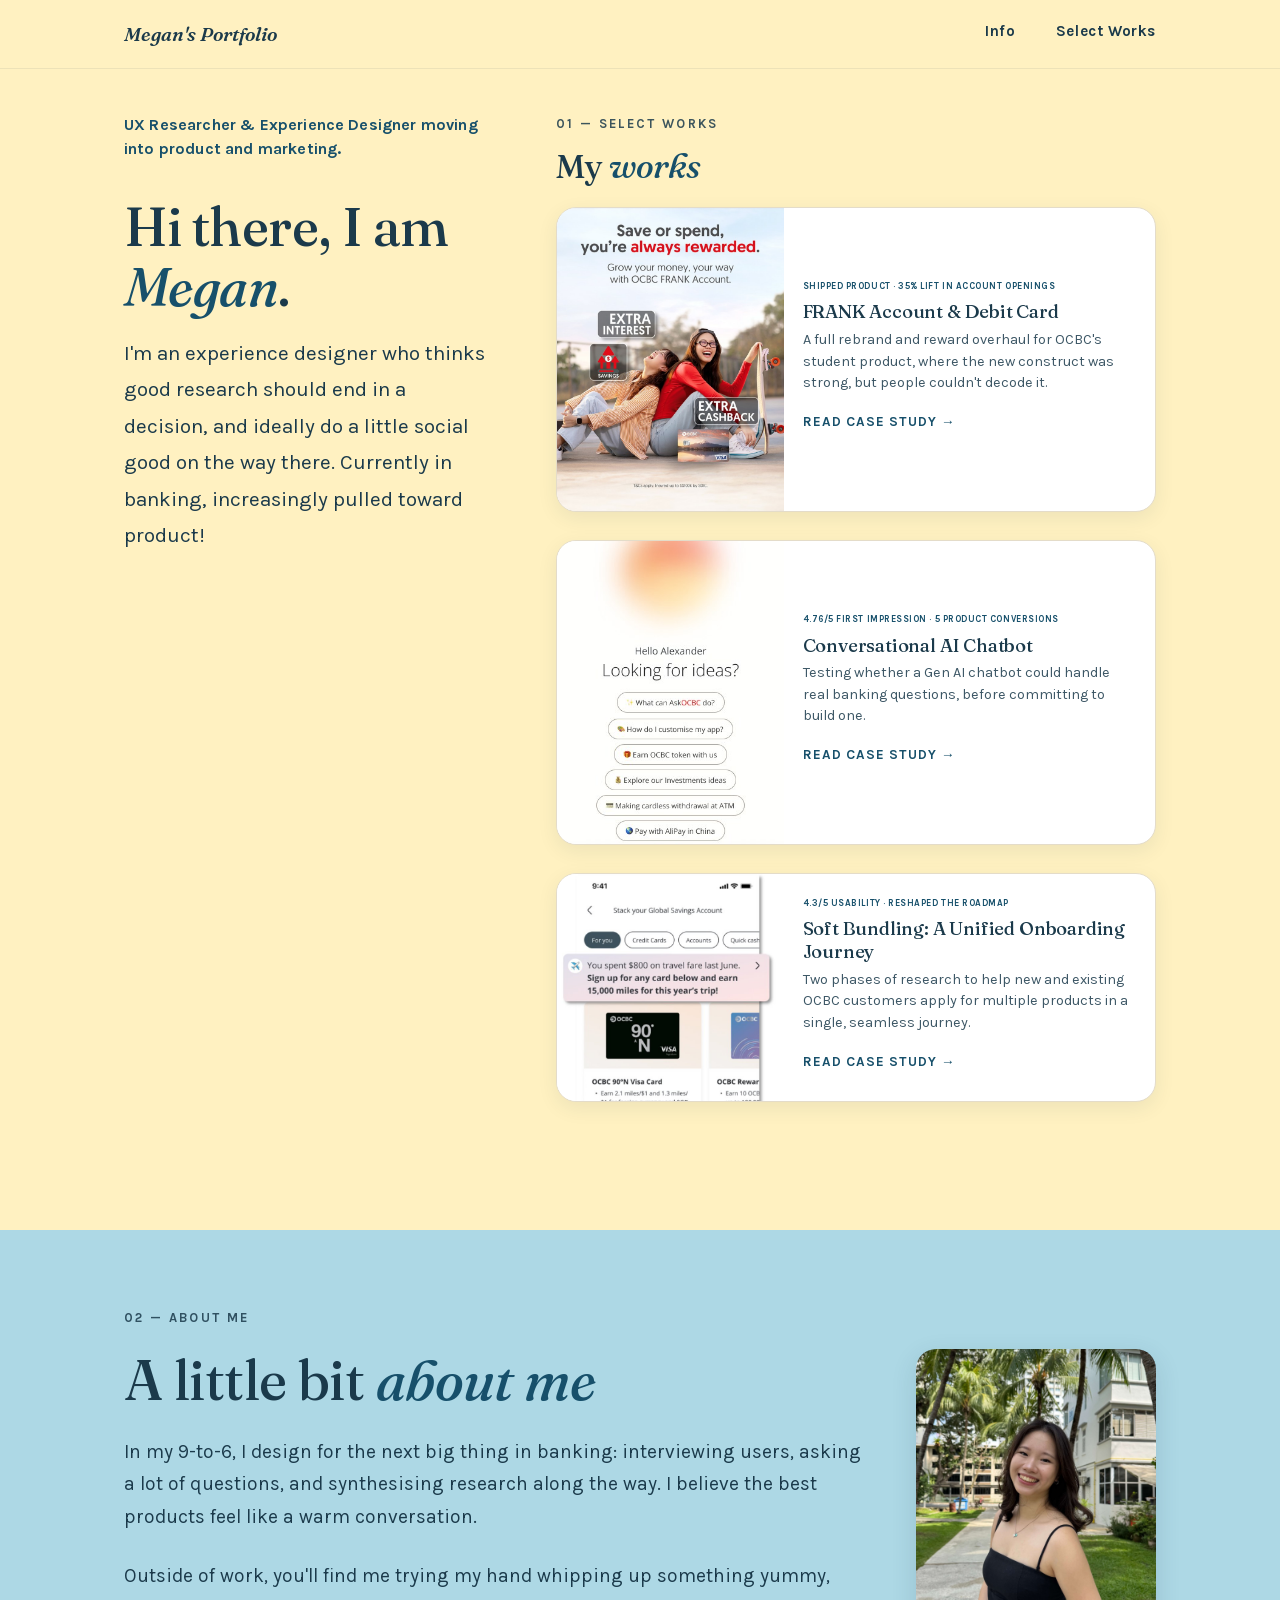
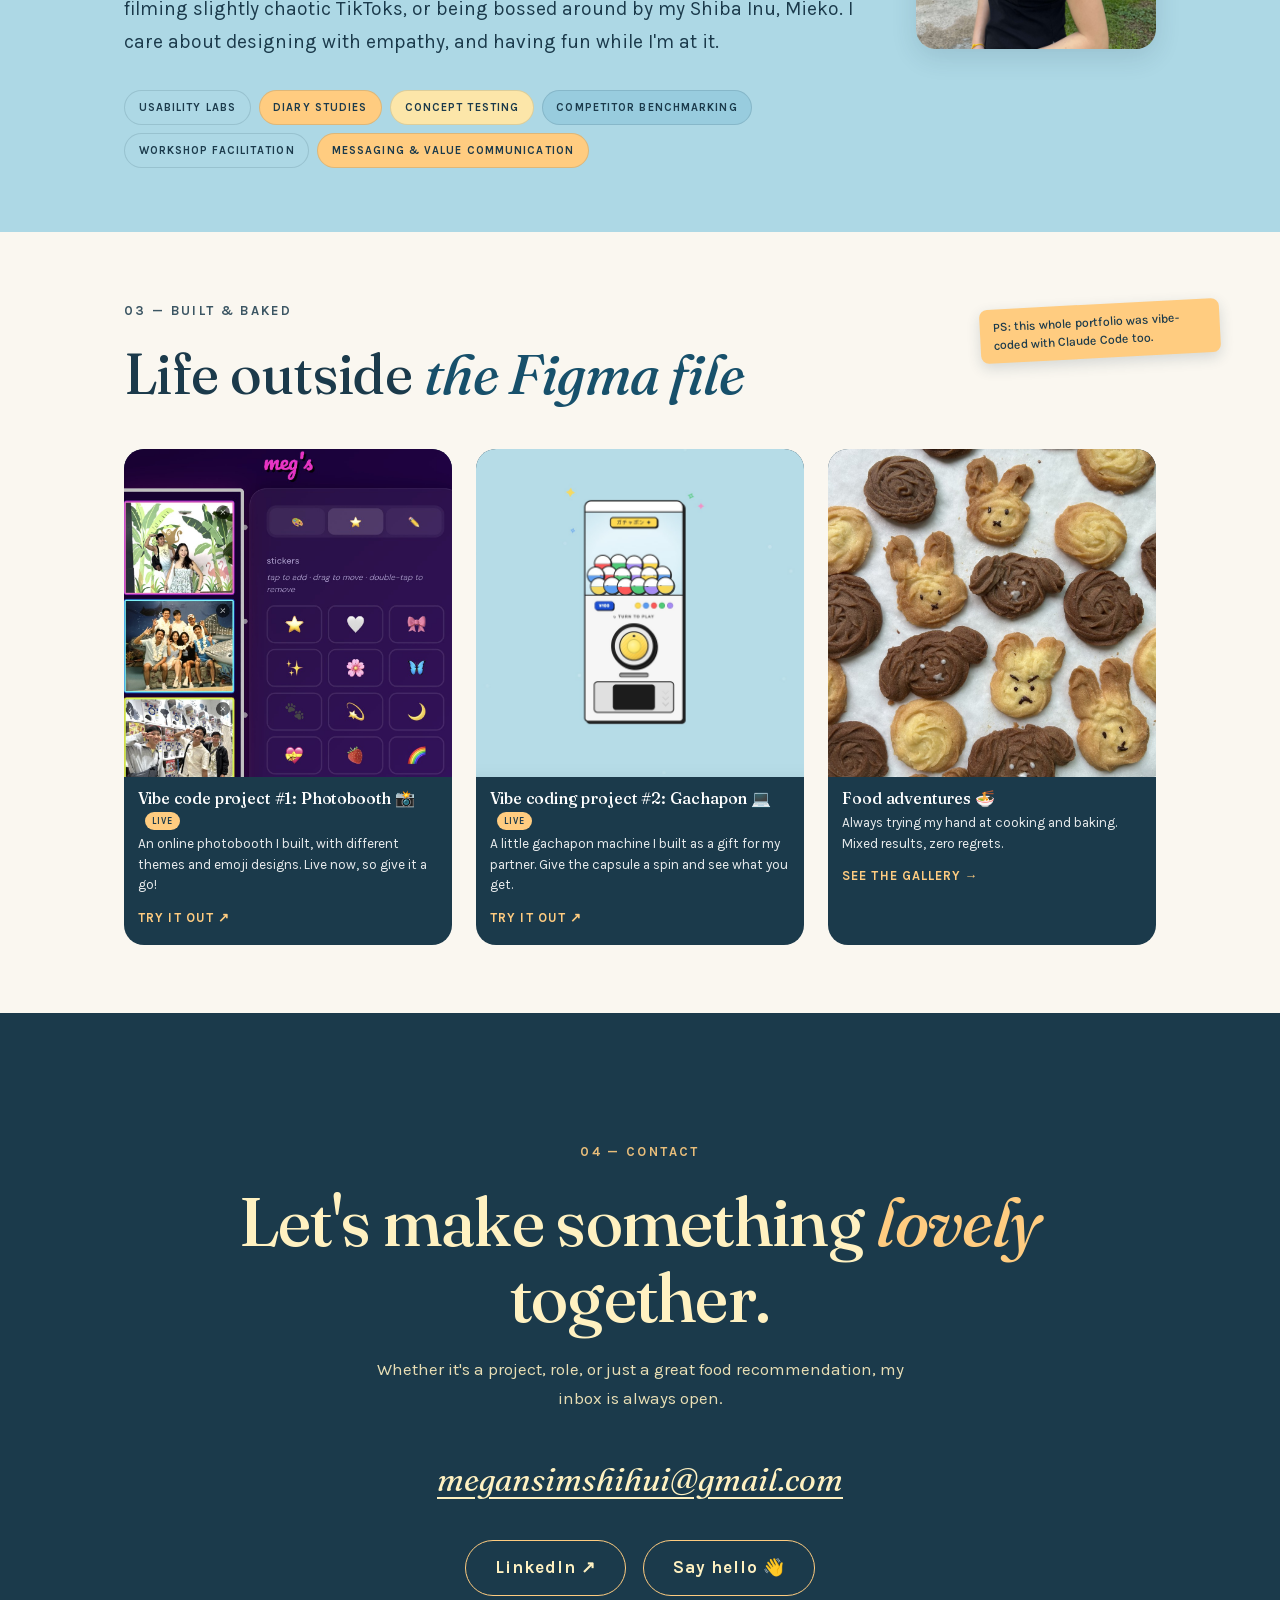
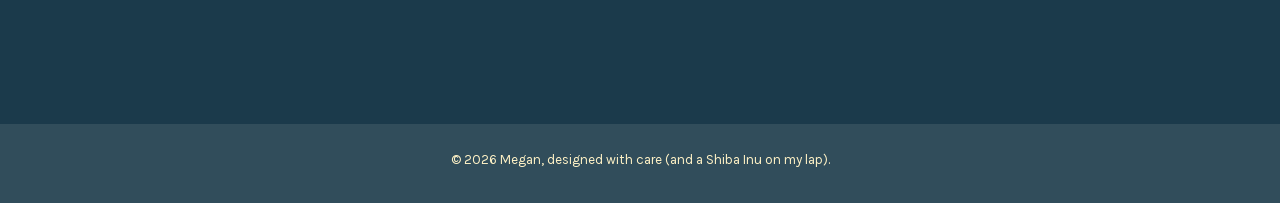
<file: index.html>
<!DOCTYPE html>
<html lang="en">
<head>
  <meta charset="UTF-8">
  <meta name="viewport" content="width=device-width, initial-scale=1.0">
  <title>Megan Sim | UX Researcher &amp; Experience Designer</title>
  <meta name="robots" content="noindex">  <!-- keeps the site out of Google while it's private -->
  <meta name="description" content="UX research and experience design, currently in banking and moving into product and marketing. Case studies in usability labs, diary studies and concept testing.">

  <!-- How the site looks when someone pastes a link into LinkedIn, Slack,
       WhatsApp or similar. ✏️ The preview picture is images/og-preview.png -->
  <meta property="og:type" content="website">
  <meta property="og:site_name" content="Megan Sim">
  <meta property="og:title" content="Megan Sim | UX Researcher &amp; Experience Designer">
  <meta property="og:description" content="UX research and experience design, currently in banking and moving into product and marketing. Case studies in usability labs, diary studies and concept testing.">
  <meta property="og:url" content="https://okbyemegs.github.io/portfolio/">
  <meta property="og:image" content="https://okbyemegs.github.io/portfolio/images/og-preview.png">
  <meta property="og:image:width" content="1200">
  <meta property="og:image:height" content="630">
  <meta name="twitter:card" content="summary_large_image">
  <meta name="twitter:title" content="Megan Sim | UX Researcher &amp; Experience Designer">
  <meta name="twitter:description" content="UX research and experience design, currently in banking and moving into product and marketing. Case studies in usability labs, diary studies and concept testing.">
  <meta name="twitter:image" content="https://okbyemegs.github.io/portfolio/images/og-preview.png">

  <!-- Fonts: Fraunces (headings) + Karla (body) — free Google fonts,
       self-hosted in the fonts/ folder so they load fast and work offline -->
  <link rel="stylesheet" href="fonts/fonts.css?v=2026-10-04">

  <link rel="stylesheet" href="css/style.css?v=2026-10-04">
</head>
<body>

  <!-- ======================================================================
       NAVIGATION
       ====================================================================== -->
  <nav class="site-nav">
    <div class="container">
      <a class="nav-brand" href="index.html">Megan's Portfolio</a>
      <div class="nav-links">
        <a href="#about">Info</a>
        <a href="#works">Select Works</a>
      </div>
    </div>
  </nav>
  <main>

  <!-- ======================================================================
       1. INTRO + SELECT WORKS — two columns side by side on desktop.

       The LEFT column is "position: sticky", so it stays put while the work
       cards in the RIGHT column scroll past it. No JavaScript involved.
       Below 900px the two stack: the intro first, then the cards.
       ====================================================================== -->
  <div class="intro-works">
    <div class="container intro-works-grid">

      <!-- ================= LEFT: the intro that stays put ================= -->
      <header class="intro-col">
        <!-- ✏️ EDIT: your one-line identity / role line -->
        <p class="hero-role">UX Researcher &amp; Experience Designer moving into product and marketing.</p>
        <!-- "tickle-words" makes each word jiggle when the cursor is near
             (the effect + its intensity settings live in js/tickle.js) -->
        <h1 class="tickle-words">Hi there, I am <span class="accent">Megan</span>.</h1>
        <!-- ✏️ EDIT: your short hero intro paragraph -->
        <p class="hero-intro tickle">
          I'm an experience designer who thinks good research should end in a
          decision, and ideally do a little social good on the way there. Currently
          in banking, increasingly pulled toward product!
        </p>

        <!-- Only shown once the columns stack on a phone, where the cards are
             no longer sitting right beside this text. The arrow bounces
             gently, and holds still for anyone who asked for less motion. -->
        <a class="hero-jump" href="#works">See my works <span class="hero-jump-arrow" aria-hidden="true">&#8595;</span></a>
      </header>

      <!-- ============ RIGHT: the work cards, scrolling normally ============
           Each card links to its own case study page (project-1.html etc.) -->
      <section class="works-col" id="works">
        <span class="eyebrow">01 — Select Works</span>
        <h2 class="section-title">My <span class="accent">works</span></h2>

        <div class="works-stack">

          <!-- CARD 1 — ✏️ edit title & description; replace the image -->
          <a class="work-card" href="project-1.html">
            <!-- ✏️ REPLACE IMAGE: overwrite images/frank-card.jpg
                 "crop-top" keeps the TOP of the image visible when it gets
                 cropped to fit the card (see .crop-top in css/style.css) -->
            <img class="crop-top" src="images/frank-card.jpg" width="806" height="1000" alt="FRANK Account &amp; Debit Card cover image">
            <div class="work-card-text">
              <!-- ✏️ EDIT: the little label above the title -->
              <span class="work-card-tag">Shipped product · 35% lift in account openings</span>
              <h3>FRANK Account &amp; Debit Card</h3>
              <p>A full rebrand and reward overhaul for OCBC's student product, where the new construct was strong, but people couldn't decode it.</p>
              <span class="work-card-more">Read case study →</span>
            </div>
          </a>

          <!-- CARD 2 — ✏️ edit title & description; replace the image -->
          <a class="work-card" href="project-2.html">
            <!-- ✏️ REPLACE IMAGE: overwrite images/chatbot-card.jpg
                 No crop- class: this is a tall phone screenshot, and the
                 centre of it is the part worth showing ("Looking for ideas?"
                 and the suggestion chips) -->
            <img src="images/chatbot-card.jpg" width="375" height="812" loading="lazy" alt="Conversational AI Chatbot cover image">
            <div class="work-card-text">
              <!-- ✏️ EDIT: the little label above the title -->
              <span class="work-card-tag">4.76/5 first impression · 5 product conversions</span>
              <h3>Conversational AI Chatbot</h3>
              <p>Testing whether a Gen AI chatbot could handle real banking questions, before committing to build one.</p>
              <span class="work-card-more">Read case study →</span>
            </div>
          </a>

          <!-- CARD 3 — ✏️ edit title & description; replace the image -->
          <a class="work-card" href="project-3.html">
            <!-- ✏️ REPLACE IMAGE: overwrite images/bundling-card.jpg -->
            <!-- "panel-square" widens this cover's panel: the picture is almost
                 square, so the default portrait panel was trimming its sides -->
            <img class="panel-square" src="images/bundling-card.jpg" width="682" height="698" loading="lazy" alt="Soft Bundling cover image">
            <div class="work-card-text">
              <!-- ✏️ EDIT: the little label above the title -->
              <span class="work-card-tag">4.3/5 usability · reshaped the roadmap</span>
              <h3>Soft Bundling: A Unified Onboarding Journey</h3>
              <p>Two phases of research to help new and existing OCBC customers apply for multiple products in a single, seamless journey.</p>
              <span class="work-card-more">Read case study →</span>
            </div>
          </a>

        </div>
      </section>

    </div>
  </div>

    <!-- ====================================================================
         3. ABOUT ME
         ==================================================================== -->
    <section class="about" id="about">
      <div class="container">
        <span class="eyebrow">02 — About Me</span>
        <!-- Heading and text on one side, Mieko on the other, so her photo
             starts level with the heading. On phones this stacks and the
             photo drops below the words. -->
        <div class="about-layout">

          <div class="about-col">
            <h2 class="section-title">A little bit <span class="accent">about me</span></h2>
            <div class="about-body">
              <!-- ✏️ EDIT: your About Me paragraphs -->
              <p>
                In my 9-to-6, I design for the next big thing in banking: interviewing
                users, asking a lot of questions, and synthesising research along the
                way. I believe the best products feel like a warm conversation.
              </p>
              <p>
                Outside of work, you'll find me trying my hand whipping up something yummy, filming
                slightly chaotic TikToks, or being bossed around by my Shiba Inu, Mieko.
                I care about designing with empathy, and having fun while I'm at it.
              </p>
            </div>

          <!-- The methods I work with, as small coloured pills.
               ✏️ TO ADD OR REMOVE ONE: copy or delete a whole <li> line. The
                  colours cycle on their own, so you never pick one. -->
          <ul class="method-pills">
            <li>Usability labs</li>
            <li>Diary studies</li>
            <li>Concept testing</li>
            <li>Competitor benchmarking</li>
            <li>Workshop facilitation</li>
          <li>Messaging &amp; value communication</li>
          </ul>
          </div>

          <!-- ✏️ REPLACE IMAGE: overwrite images/portrait.jpg -->
          <figure class="about-photo">
            <img src="images/portrait.jpg" width="1200" height="1620"
                 loading="lazy" alt="Portrait of Megan, smiling in a black top among palm trees">
          </figure>

        </div>
      </div>
    </section>

    <!-- ====================================================================
         4. OTHER FUN THINGS — the personal, playful stuff
         ✏️ Add or remove cards freely — just copy/paste a whole
            <div class="fun-card"> ... </div> block
         ==================================================================== -->
    <section class="fun" id="fun">
      <div class="container">
        <!-- A playful aside, tacked on like a sticky note. It's plain text,
             not a link, and it never blocks clicks on the cards.
             ✏️ EDIT or delete this line freely. -->
        <p class="fun-credit">PS: this whole portfolio was vibe-coded with Claude Code too.</p>

        <span class="eyebrow">03 — Built &amp; Baked</span>
        <h2 class="section-title">Life outside <span class="accent">the Figma file</span></h2>

        <div class="fun-grid">

          <!-- ITEM 1 — Photobooth. This card is a LINK: it opens the live
               project in a new tab.
               ✏️ To make any other card clickable, swap its <div class="fun-card">
                  for <a class="fun-card" href="..." target="_blank" rel="noopener"> -->
          <a class="fun-card" href="https://megsphotobooth.netlify.app/" target="_blank" rel="noopener">
            <!-- ✏️ REPLACE IMAGE: overwrite images/fun-photobooth.jpg
                 "crop-top" keeps the TOP of the image visible when it gets
                 cropped to fit the card (see .crop-top in css/style.css) -->
            <img class="crop-top" src="images/fun-photobooth.jpg" width="1165" height="1081" loading="lazy" alt="Screenshot of the online photobooth">
            <div class="fun-card-text">
              <h3>Vibe code project #1: Photobooth 📸 <span class="live-pill">Live</span></h3>
              <p>An online photobooth I built, with different themes and emoji designs. Live now, so give it a go!</p>
              <span class="fun-card-link">Try it out ↗</span>
            </div>
          </a>

          <!-- ITEM 2 — Gachapon -->
          <a class="fun-card" href="https://gachaponvcproj1.netlify.app/" target="_blank" rel="noopener">
            <!-- ✏️ REPLACE IMAGE: overwrite images/fun-gachapon.jpg
                 No crop- class needed: this version is almost square, so the
                 whole machine survives the square crop with only a sliver
                 trimmed off each side. -->
            <img src="images/fun-gachapon.jpg" width="1510" height="1340" loading="lazy" alt="Screenshot of the gachapon gift website">
            <div class="fun-card-text">
              <h3>Vibe coding project #2: Gachapon 💻 <span class="live-pill">Live</span></h3>
              <p>A little gachapon machine I built as a gift for my partner. Give the capsule a spin and see what you get.</p>
              <span class="fun-card-link">Try it out ↗</span>
            </div>
          </a>

          <!-- ITEM 3 — Food adventures. Links to the gallery page food.html -->
          <a class="fun-card" href="food.html">
            <!-- ✏️ REPLACE IMAGE: overwrite images/fun-food.jpg
                 No crop- class: the cookies fill the frame, so centre is fine -->
            <img src="images/fun-food.jpg" width="1050" height="1400" loading="lazy" alt="Something I cooked or baked">
            <div class="fun-card-text">
              <h3>Food adventures 🍜</h3>
              <p>Always trying my hand at cooking and baking. Mixed results, zero
                regrets.</p>
              <span class="fun-card-link">See the gallery →</span>
            </div>
          </a>

        </div>
      </div>
    </section>

    <!-- ====================================================================
         5. CONTACT ME
         ==================================================================== -->
    <section class="contact" id="contact">
      <div class="container">
        <span class="eyebrow">04 — Contact</span>
        <h2>Let's make something <span class="accent">lovely</span> together.</h2>
        <p>
          <!-- ✏️ EDIT: your contact call-to-action -->
          Whether it's a project, role, or just a great food recommendation, my
          inbox is always open.
        </p>
        <!-- ✏️ EDIT: your email address (change it in BOTH places below) -->
        <a class="contact-email" href="mailto:megansimshihui@gmail.com">megansimshihui@gmail.com</a>
        <div class="contact-links">
          <!-- ✏️ EDIT: paste your real LinkedIn URL below -->
          <a href="https://www.linkedin.com/in/megan-sim-shi-hui" target="_blank" rel="noopener">LinkedIn ↗</a>
          <a href="mailto:megansimshihui@gmail.com">Say hello 👋</a>
        </div>
      </div>
    </section>

  </main>

  <footer class="site-footer">
    <!-- ✏️ EDIT: footer text -->
    <p>© 2026 Megan, designed with care (and a Shiba Inu on my lap).</p>
  </footer>

  <script src="js/tickle.js?v=2026-10-04"></script>
  <script src="js/sparkle.js?v=2026-10-04"></script>
</body>
</html>
</file>
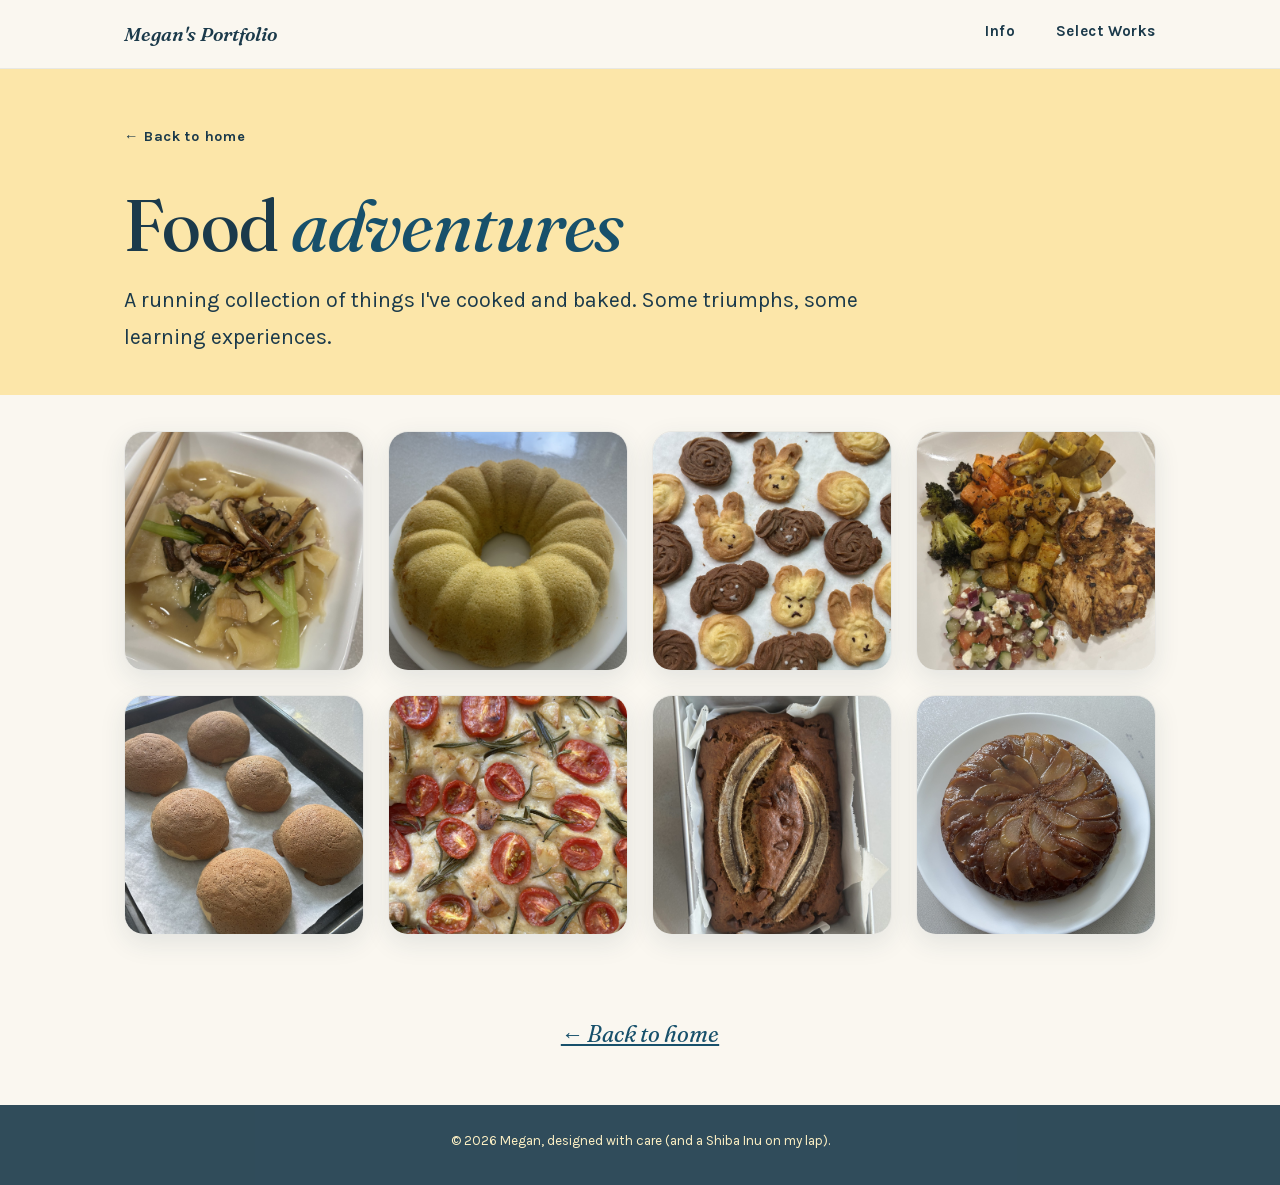
<file: food.html>
<!DOCTYPE html>
<html lang="en">
<head>
  <meta charset="UTF-8">
  <meta name="viewport" content="width=device-width, initial-scale=1.0">
  <title>Food adventures | Megan Sim</title>
  <meta name="robots" content="noindex">
  <meta name="description" content="A running collection of things I've cooked and baked. Some triumphs, some learning experiences.">

  <!-- How the site looks when someone pastes a link into LinkedIn, Slack,
       WhatsApp or similar. ✏️ The preview picture is images/og-preview.png -->
  <meta property="og:type" content="website">
  <meta property="og:site_name" content="Megan Sim">
  <meta property="og:title" content="Food adventures | Megan Sim">
  <meta property="og:description" content="A running collection of things I've cooked and baked. Some triumphs, some learning experiences.">
  <meta property="og:url" content="https://okbyemegs.github.io/portfolio/food.html">
  <meta property="og:image" content="https://okbyemegs.github.io/portfolio/images/og-preview.png">
  <meta property="og:image:width" content="1200">
  <meta property="og:image:height" content="630">
  <meta name="twitter:card" content="summary_large_image">
  <meta name="twitter:title" content="Food adventures | Megan Sim">
  <meta name="twitter:description" content="A running collection of things I've cooked and baked. Some triumphs, some learning experiences.">
  <meta name="twitter:image" content="https://okbyemegs.github.io/portfolio/images/og-preview.png">

  <!-- Fonts: Fraunces (headings) + Karla (body) — free Google fonts,
       self-hosted in the fonts/ folder so they load fast and work offline -->
  <link rel="stylesheet" href="fonts/fonts.css?v=2026-10-04">

  <link rel="stylesheet" href="css/style.css?v=2026-10-04">
</head>
<body>

  <!-- NAVIGATION -->
  <nav class="site-nav site-nav--cream">
    <div class="container">
      <a class="nav-brand" href="index.html">Megan's Portfolio</a>
      <div class="nav-links">
        <a href="index.html#about">Info</a>
        <a href="index.html#works">Select Works</a>
      </div>
    </div>
  </nav>

  <!-- ======================================================================
       PAGE HEADER — deliberately simple: no metadata row, no case study
       sections. This is a personal page, not a project.
       ====================================================================== -->
  <header class="cs-header cs-header--warm">
    <div class="container">
      <a class="back-link" href="index.html">← Back to home</a>

      <!-- ✏️ EDIT: heading and intro line -->
      <h1>Food <span class="accent">adventures</span></h1>
      <p class="cs-tagline">
        A running collection of things I've cooked and baked. Some triumphs, some
        learning experiences.
      </p>
    </div>
  </header>

  <!-- ======================================================================
       THE PHOTO GRID
       ======================================================================
       ✏️ TO ADD A PHOTO: drop the image file into the images/ folder, then
       copy this block and change the filename and the alt text:

         <figure>
           <img src="images/food-9.jpg" loading="lazy"
                alt="A dish I cooked">
         </figure>

       The grid re-flows on its own — 4 across on a laptop, 2 on a tablet,
       1 on a phone — so you never need to touch the layout. To remove a
       photo, delete its block. To reorder, move the blocks around.

       ⚠️ ALT TEXT: the alt="…" lines below are generic placeholders. As you
       swap in real photos, please replace them with a short description of
       what's actually in each picture (e.g. "A tray of burnt-butter
       cookies") — that's what screen readers read out.
       ====================================================================== -->
  <main class="container">
    <div class="food-grid" data-lightbox-group>

      <figure>
        <img src="images/food-1.jpg" width="1200" height="1600" loading="lazy" alt="A dish I cooked">
      </figure>

      <figure>
        <img src="images/food-2.jpg" width="1200" height="1600" loading="lazy" alt="A dish I cooked">
      </figure>

      <figure>
        <img src="images/food-3.jpg" width="1200" height="1600" loading="lazy" alt="A dish I cooked">
      </figure>

      <figure>
        <img src="images/food-4.jpg" width="1200" height="1600" loading="lazy" alt="A dish I cooked">
      </figure>

      <figure>
        <img src="images/food-5.jpg" width="1200" height="1600" loading="lazy" alt="A dish I cooked">
      </figure>

      <figure>
        <img src="images/food-6.jpg" width="1200" height="1600" loading="lazy" alt="A dish I cooked">
      </figure>

      <figure>
        <img src="images/food-7.jpg" width="1200" height="1600" loading="lazy" alt="A dish I baked">
      </figure>

      <figure>
        <img src="images/food-8.jpg" width="1427" height="1600" loading="lazy" alt="A dish I baked">
      </figure>

    </div>
  </main>

  <!-- Back home again at the end -->
  <div class="cs-footer">
    <a href="index.html">← Back to home</a>
  </div>

  <footer class="site-footer">
    <p>© 2026 Megan, designed with care (and a Shiba Inu on my lap).</p>
  </footer>

  <script src="js/lightbox.js?v=2026-10-04"></script>
  <script src="js/sparkle.js?v=2026-10-04"></script>
</body>
</html>
</file>
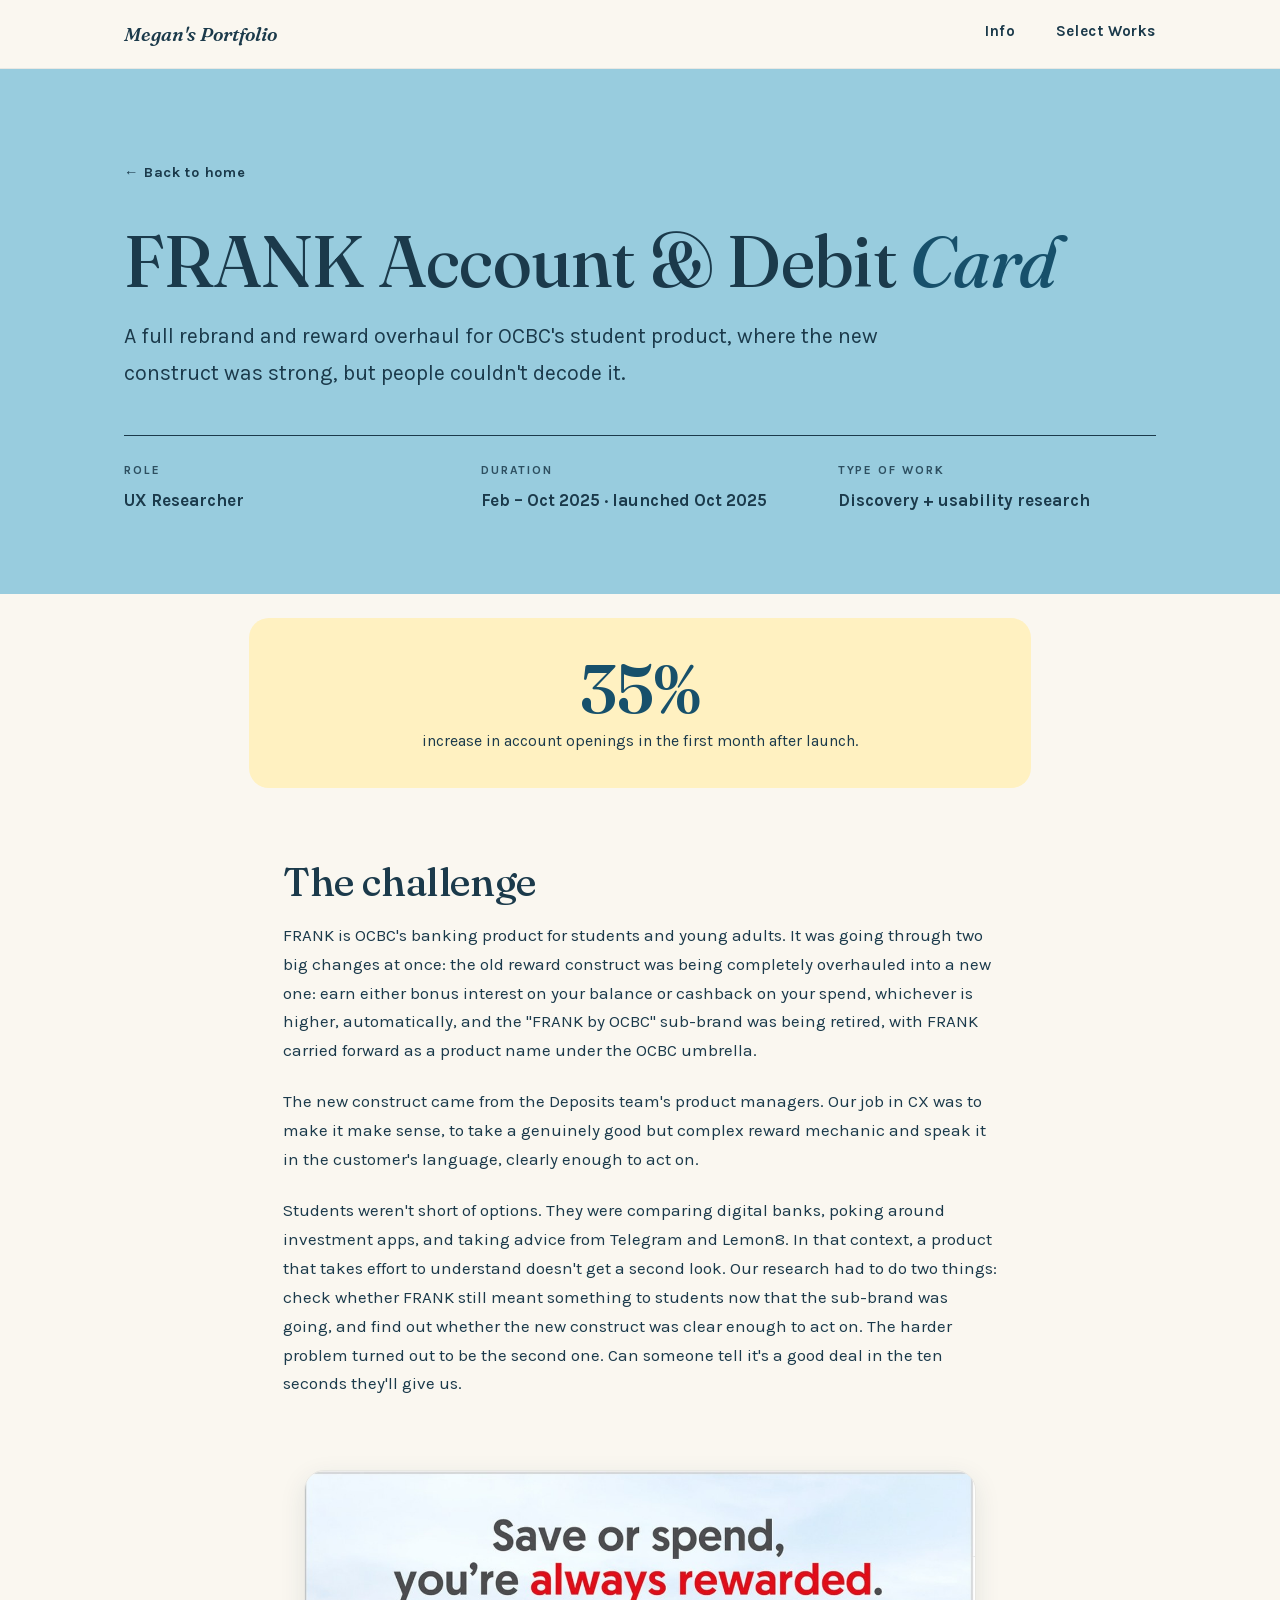
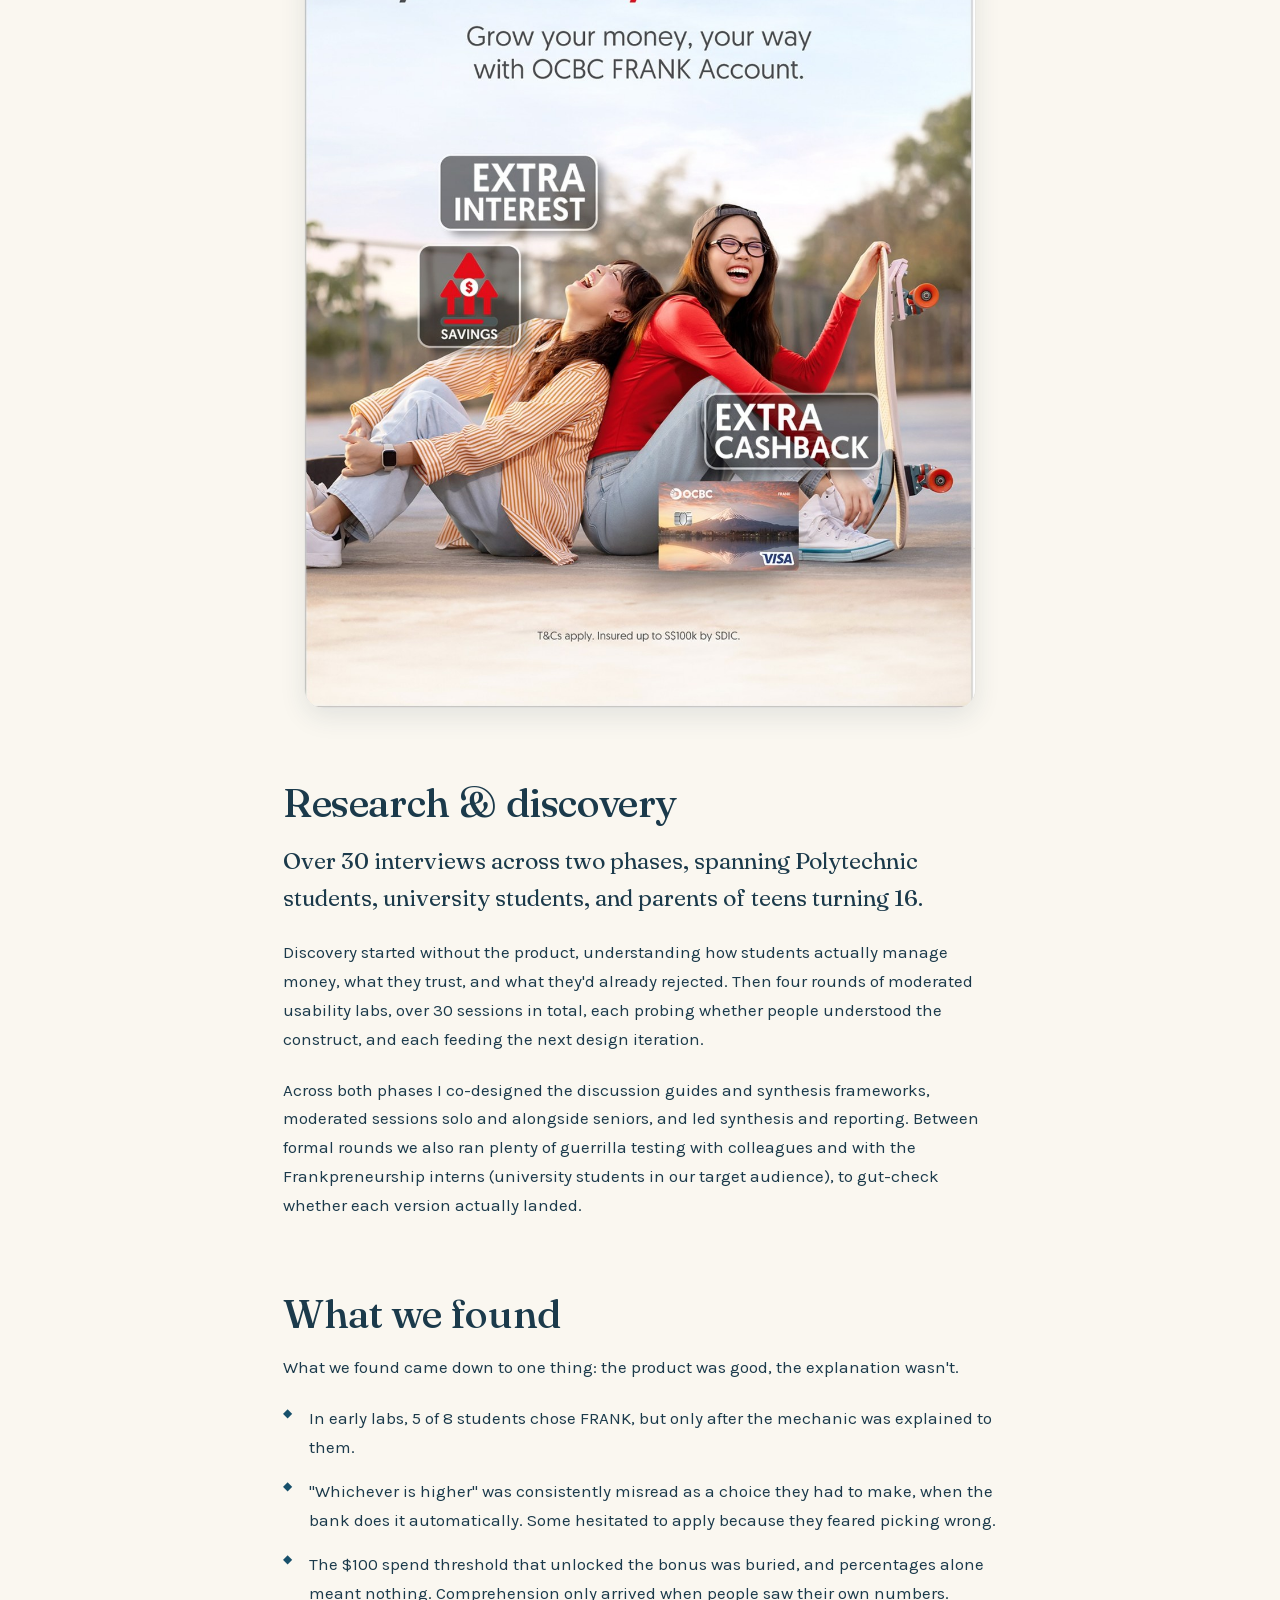
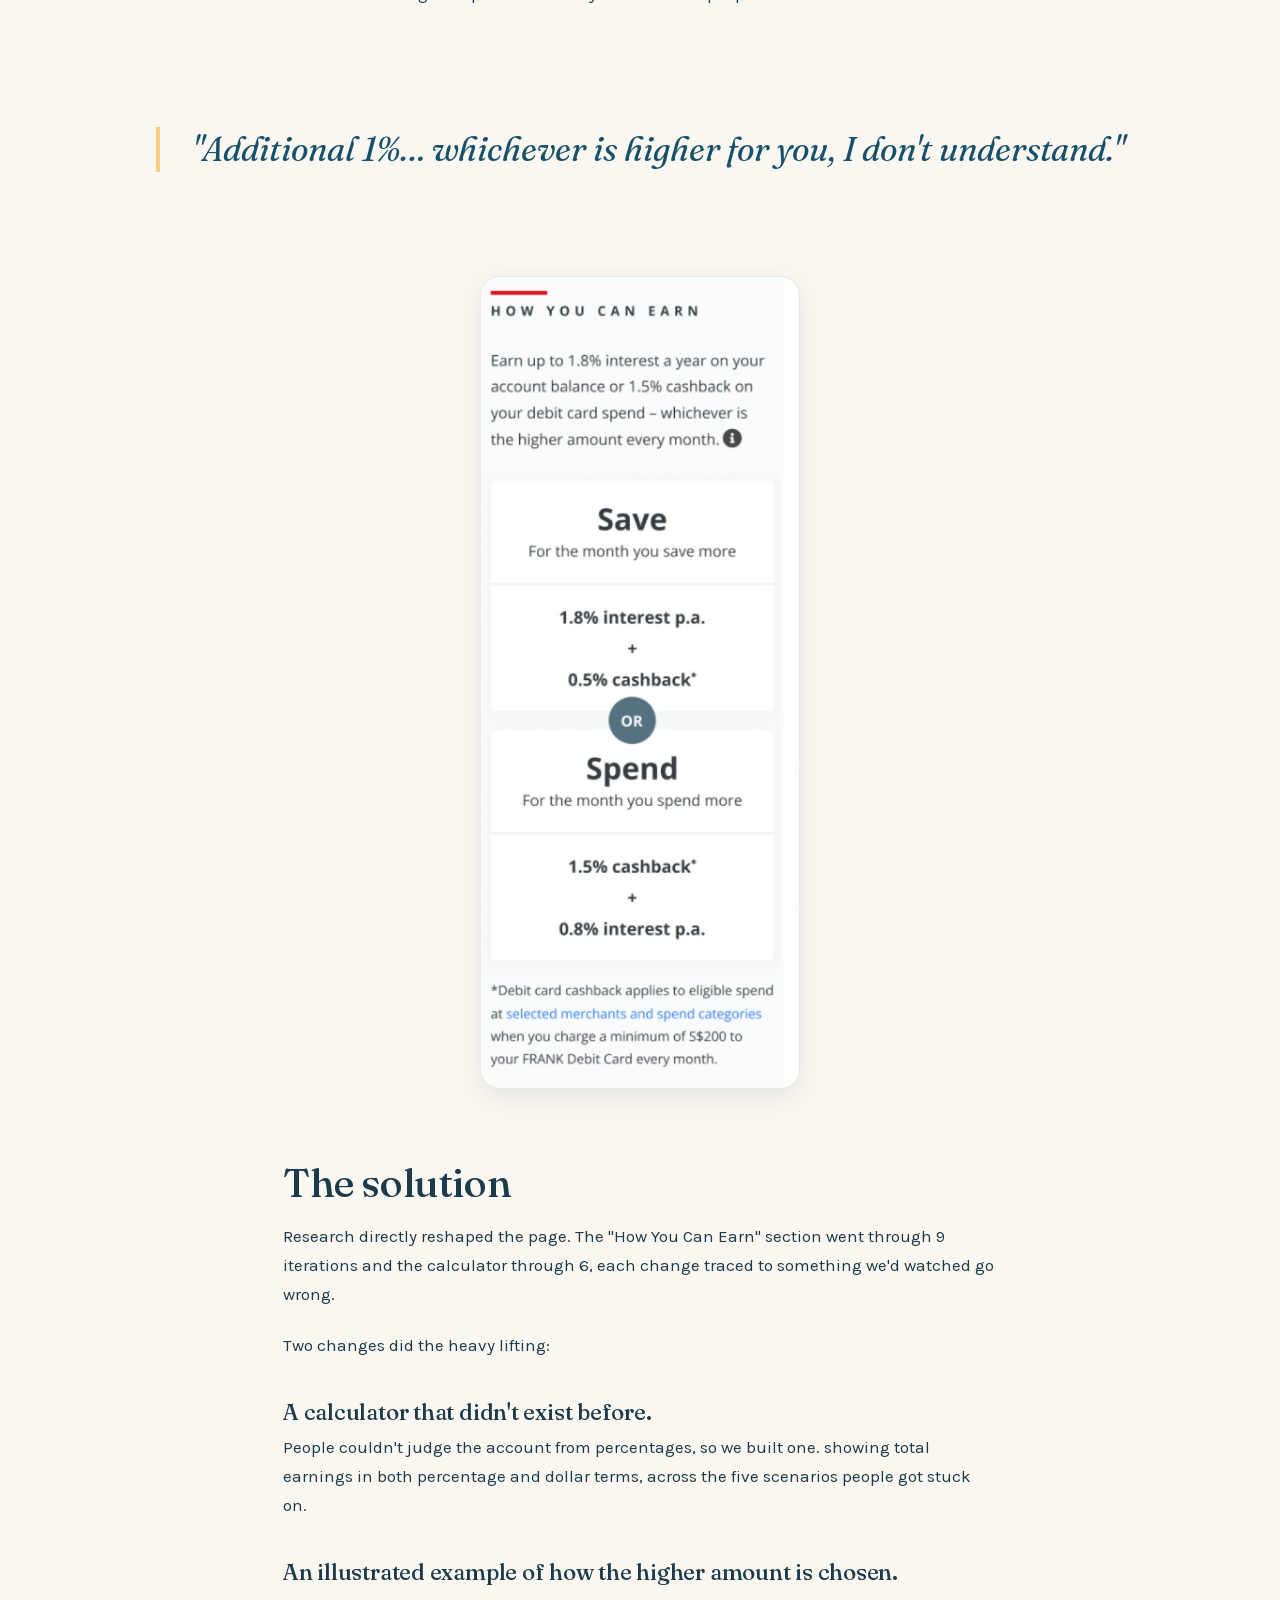
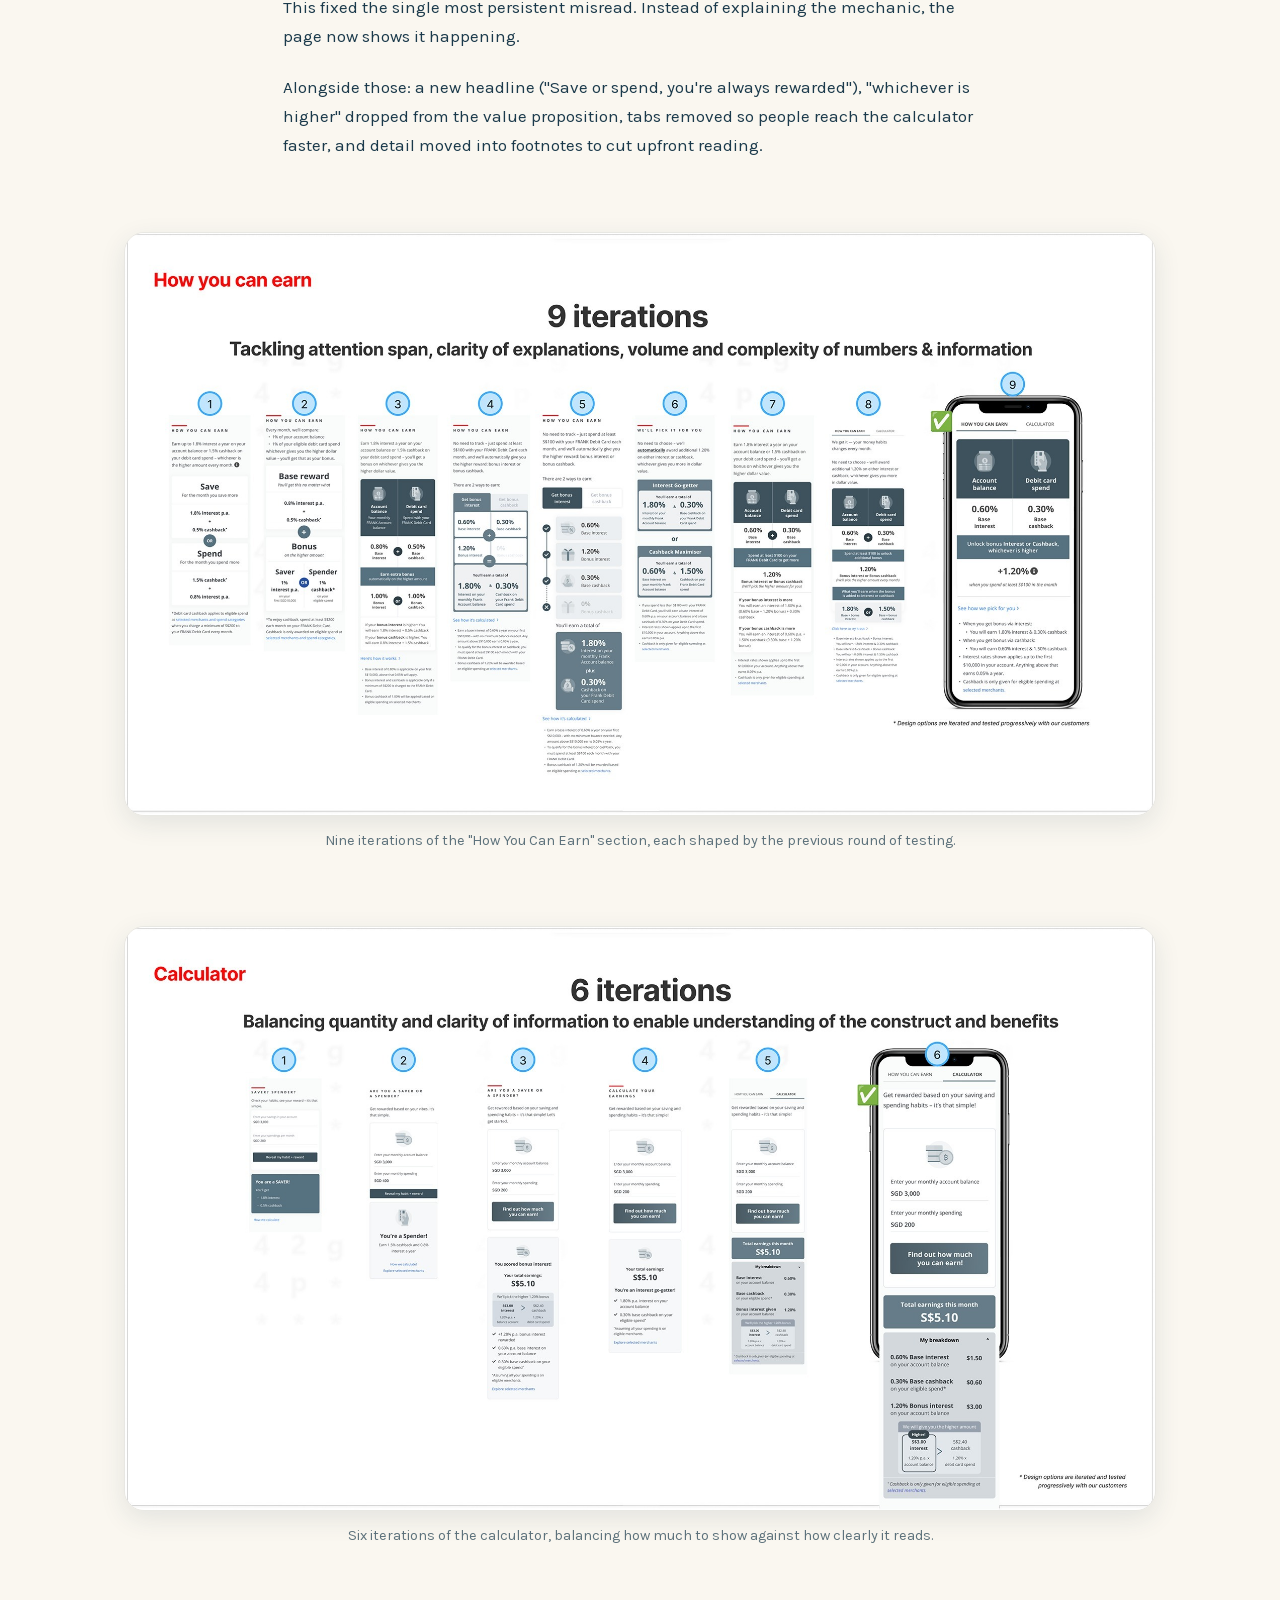
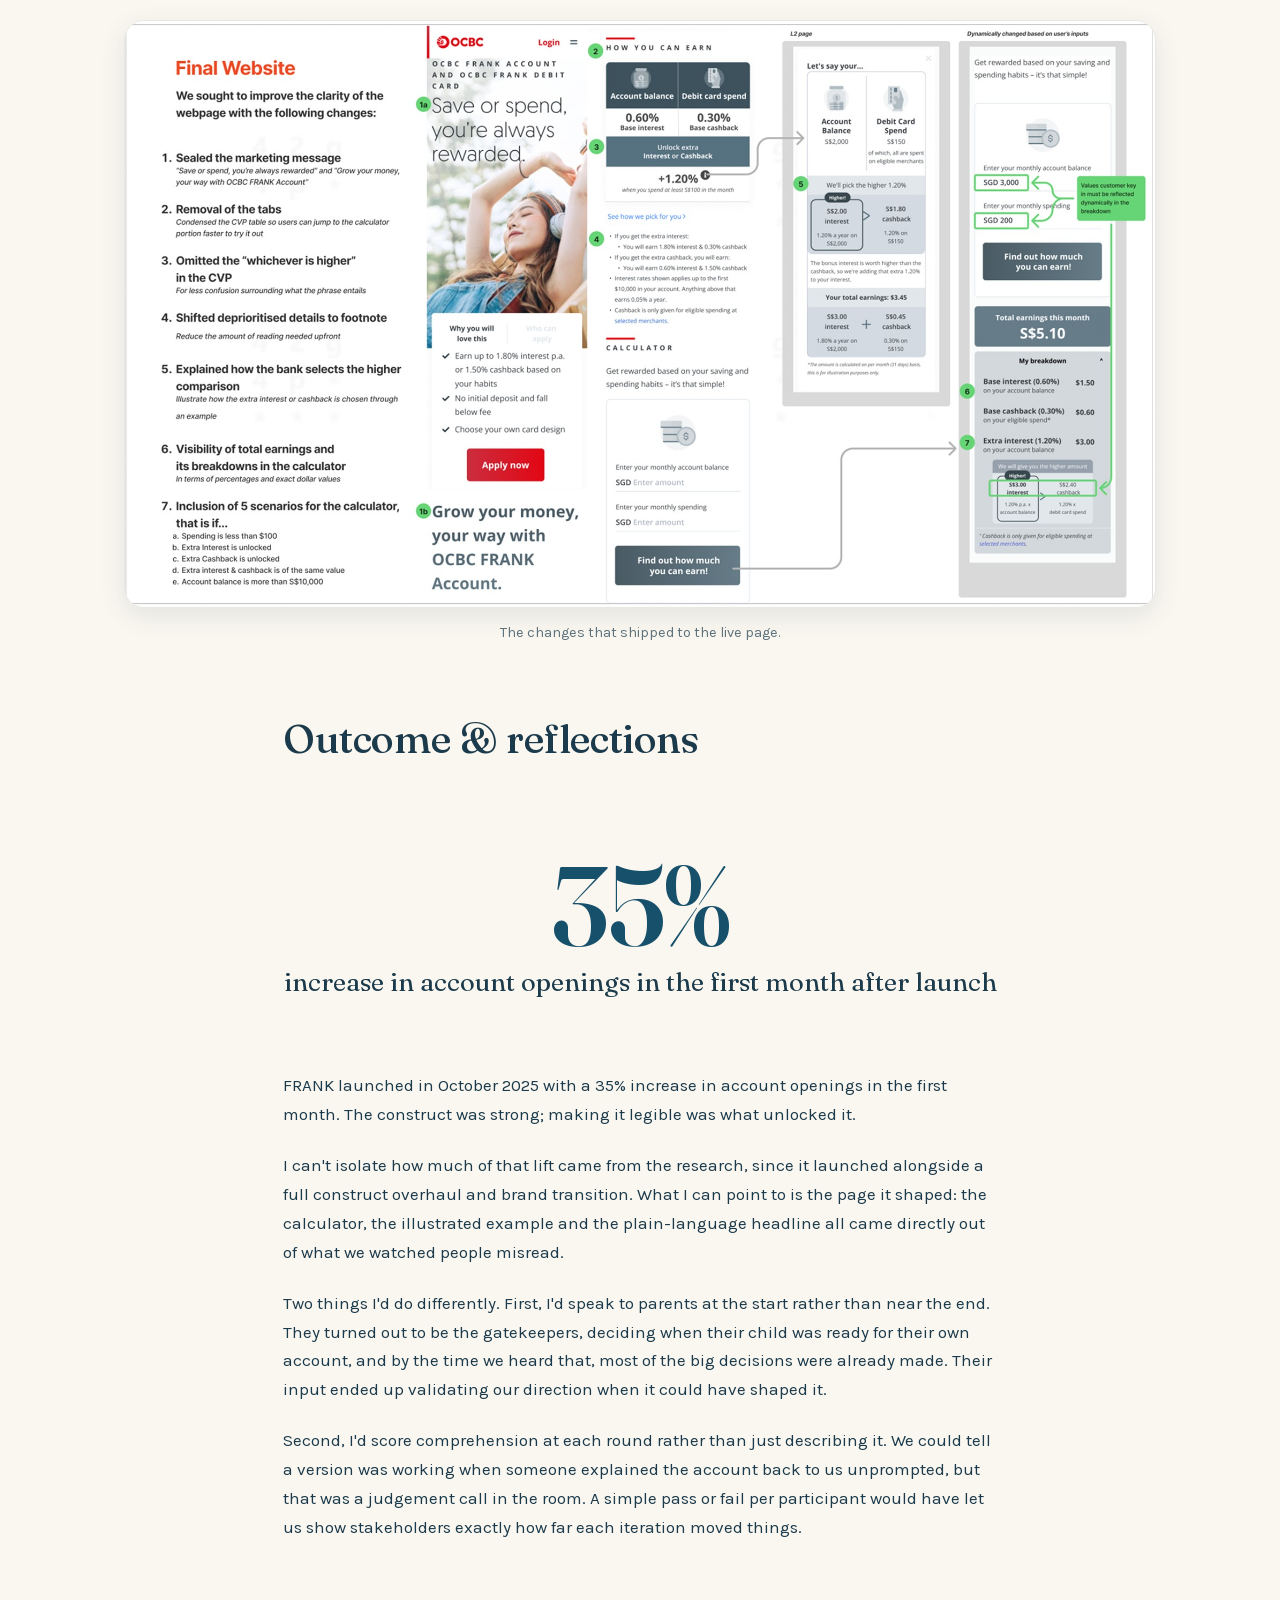
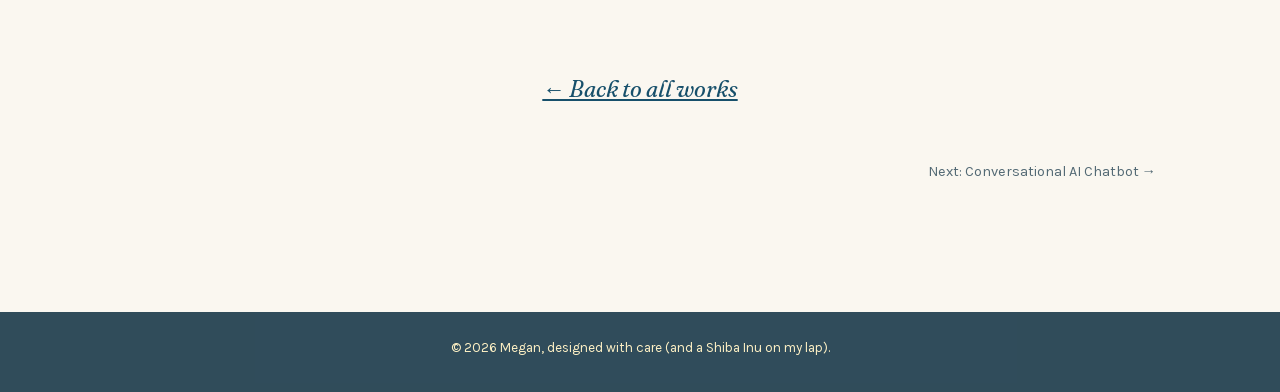
<file: project-1.html>
<!DOCTYPE html>
<html lang="en">
<head>
  <meta charset="UTF-8">
  <meta name="viewport" content="width=device-width, initial-scale=1.0">
  <!-- ✏️ EDIT: browser tab title for this project -->
  <title>FRANK Account &amp; Debit Card | Megan Sim</title>
  <meta name="robots" content="noindex">
  <meta name="description" content="A full rebrand and reward overhaul for OCBC's student product, where the new construct was strong but people couldn't decode it. 35% increase in account openings.">

  <!-- How the site looks when someone pastes a link into LinkedIn, Slack,
       WhatsApp or similar. ✏️ The preview picture is images/og-preview.png -->
  <meta property="og:type" content="article">
  <meta property="og:site_name" content="Megan Sim">
  <meta property="og:title" content="FRANK Account &amp; Debit Card | Megan Sim">
  <meta property="og:description" content="A full rebrand and reward overhaul for OCBC's student product, where the new construct was strong but people couldn't decode it. 35% increase in account openings.">
  <meta property="og:url" content="https://okbyemegs.github.io/portfolio/project-1.html">
  <meta property="og:image" content="https://okbyemegs.github.io/portfolio/images/og-preview.png">
  <meta property="og:image:width" content="1200">
  <meta property="og:image:height" content="630">
  <meta name="twitter:card" content="summary_large_image">
  <meta name="twitter:title" content="FRANK Account &amp; Debit Card | Megan Sim">
  <meta name="twitter:description" content="A full rebrand and reward overhaul for OCBC's student product, where the new construct was strong but people couldn't decode it. 35% increase in account openings.">
  <meta name="twitter:image" content="https://okbyemegs.github.io/portfolio/images/og-preview.png">

  <!-- Fonts: Fraunces (headings) + Karla (body) — free Google fonts,
       self-hosted in the fonts/ folder so they load fast and work offline -->
  <link rel="stylesheet" href="fonts/fonts.css?v=2026-10-04">

  <link rel="stylesheet" href="css/style.css?v=2026-10-04">
</head>
<body>

  <!-- NAVIGATION -->
  <nav class="site-nav site-nav--cream">
    <div class="container">
      <a class="nav-brand" href="index.html">Megan's Portfolio</a>
      <div class="nav-links">
        <a href="index.html#about">Info</a>
        <a href="index.html#works">Select Works</a>
      </div>
    </div>
  </nav>

  <!-- ======================================================================
       CASE STUDY HEADER — title, one-liner, metadata row
       ====================================================================== -->
  <header class="cs-header">
    <div class="container">
      <a class="back-link" href="index.html">← Back to home</a>

      <!-- ✏️ EDIT: project title -->
      <h1>FRANK Account &amp; Debit <span class="accent">Card</span></h1>

      <!-- ✏️ EDIT: one-line description of the project -->
      <p class="cs-tagline">
        A full rebrand and reward overhaul for OCBC's student product, where the
        new construct was strong, but people couldn't decode it.
      </p>

      <!-- ✏️ EDIT: the metadata row -->
      <dl class="cs-meta">
        <div>
          <dt>Role</dt>
          <dd>UX Researcher</dd>
        </div>
        <div>
          <dt>Duration</dt>
          <dd>Feb – Oct 2025 · launched Oct 2025</dd>
        </div>
        <div>
          <dt>Type of Work</dt>
          <dd>Discovery + usability research</dd>
        </div>
      </dl>
    </div>
  </header>

  <!-- ======================================================================
       CASE STUDY BODY — a flexible stack of blocks.

       ✏️ HOW TO EDIT THIS SECTION:
       Copy, paste, delete, or reorder these blocks freely — the layout
       will not break. The building blocks are:

       TEXT BLOCK (can hold <p>, <h3>, <ul>, and pull quotes):
         <div class="cs-text">
           <h2>Section heading</h2>
           <p>Your paragraph…</p>
         </div>

       IMAGE BLOCK (add class "cs-image--narrow" for a smaller image).
       Every image is click-to-zoom automatically:
         <figure class="cs-image">
           <img src="images/your-image.png" alt="describe the image">
           <figcaption>Optional caption</figcaption>
         </figure>
       ====================================================================== -->
  <article class="case-study container">

    <!-- ============ THE HEADLINE RESULT, UP FRONT ============
         A preview of the strongest proof. The fuller version, with the
         explanation around it, stays in Outcome & Reflections at the bottom.
         ✏️ EDIT: the number and the line under it -->
    <div class="cs-proof">
      <p class="cs-proof-item">
        <span class="cs-proof-num">35%</span>
        <span class="cs-proof-label">increase in account openings in the first month after launch.</span>
      </p>
    </div>

    <!-- ============ 1. THE CHALLENGE ============ -->
    <div class="cs-text">
      <h2>The challenge</h2>
      <p>FRANK is OCBC's banking product for students and young adults. It was
        going through two big changes at once: the old reward construct was being
        completely overhauled into a new one: earn either bonus interest on your
        balance or cashback on your spend, whichever is higher, automatically,
        and the "FRANK by OCBC" sub-brand was being retired, with FRANK carried
        forward as a product name under the OCBC umbrella.</p>
      <p>The new construct came from the Deposits team's product managers. Our
        job in CX was to make it make sense, to take a genuinely good but complex
        reward mechanic and speak it in the customer's language, clearly enough
        to act on.</p>
      <p>Students weren't short of options. They were comparing digital banks,
        poking around investment apps, and taking advice from Telegram and Lemon8.
        In that context, a product that takes effort to understand doesn't get a
        second look. Our research had to do two things: check whether FRANK still
        meant something to students now that the sub-brand was going, and find out
        whether the new construct was clear enough to act on. The harder problem
        turned out to be the second one. Can someone tell it's a good deal in the
        ten seconds they'll give us.</p>
    </div>

    <!-- "cs-image--narrow" keeps this tall image from dominating the page.
         Remove that class to let it span the full column width. -->
    <figure class="cs-image cs-image--narrow">
      <!-- ✏️ REPLACE IMAGE: overwrite images/frank-hero.jpg with your screenshot -->
      <img src="images/frank-hero.jpg" width="1176" height="1468" alt="The live FRANK product page">
    </figure>

    <!-- ============ 2. RESEARCH & DISCOVERY ============ -->
    <div class="cs-text">
      <h2>Research &amp; discovery</h2>
      <p class="cs-lead">Over 30 interviews across two phases, spanning Polytechnic
        students, university students, and parents of teens turning 16.</p>
      <p>Discovery started without the product, understanding how students
        actually manage money, what they trust, and what they'd already rejected.
        Then four rounds of moderated usability labs, over 30 sessions in total,
        each probing whether people understood the construct, and each feeding the
        next design iteration.</p>
      <p>Across both phases I co-designed the discussion guides and synthesis
        frameworks, moderated sessions solo and alongside seniors, and led synthesis
        and reporting. Between formal rounds we also ran plenty of guerrilla testing
        with colleagues and with the Frankpreneurship interns (university students
        in our target audience), to gut-check whether each version actually landed.</p>
    </div>

    <!-- ============ 3. WHAT WE FOUND ============ -->
    <div class="cs-text">
      <h2>What we found</h2>
      <p>What we found came down to one thing: the product was good, the
        explanation wasn't.</p>
      <ul>
        <li>In early labs, 5 of 8 students chose FRANK, but only after the
          mechanic was explained to them.</li>
        <li>"Whichever is higher" was consistently misread as a choice they had
          to make, when the bank does it automatically. Some hesitated to apply
          because they feared picking wrong.</li>
        <li>The $100 spend threshold that unlocked the bonus was buried, and
          percentages alone meant nothing. Comprehension only arrived when people
          saw their own numbers.</li>
      </ul>
    </div>

    <!-- Pull quote — a real participant quote, styled to stand out -->
    <blockquote class="cs-quote">
      "Additional 1%… whichever is higher for you, I don't understand."
    </blockquote>

    <!-- Tall phone screenshot, so it uses the narrower "portrait" width
         (see .cs-image--portrait in css/style.css). Still click-to-zoom. -->
    <figure class="cs-image cs-image--portrait">
      <!-- ✏️ REPLACE IMAGE: overwrite images/frank-research.jpg -->
      <img src="images/frank-research.jpg" width="484" height="1234" loading="lazy" decoding="async" alt="Research synthesis artefact from the FRANK usability sessions">
    </figure>

    <!-- ============ 4. THE SOLUTION ============ -->
    <div class="cs-text">
      <h2>The solution</h2>
      <p>Research directly reshaped the page. The "How You Can Earn" section went
        through 9 iterations and the calculator through 6, each change traced to
        something we'd watched go wrong.</p>
      <p>Two changes did the heavy lifting:</p>

      <h3>A calculator that didn't exist before.</h3>
      <p>People couldn't judge the account from percentages, so we built one.
        showing total earnings in both percentage and dollar terms, across the five
        scenarios people got stuck on.</p>

      <h3>An illustrated example of how the higher amount is chosen.</h3>
      <p>This fixed the single most persistent misread. Instead of explaining the
        mechanic, the page now shows it happening.</p>

      <p>Alongside those: a new headline ("Save or spend, you're always rewarded"),
        "whichever is higher" dropped from the value proposition, tabs removed so
        people reach the calculator faster, and detail moved into footnotes to cut
        upfront reading.</p>
    </div>

    <figure class="cs-image">
      <!-- ✏️ REPLACE IMAGE: overwrite images/frank-cvp-iterations.jpg -->
      <img src="images/frank-cvp-iterations.jpg" width="2048" height="1159" loading="lazy" decoding="async" alt="Nine design iterations of the How You Can Earn section, side by side">
      <figcaption>Nine iterations of the "How You Can Earn" section, each shaped by the previous round of testing.</figcaption>
    </figure>

    <figure class="cs-image">
      <!-- ✏️ REPLACE IMAGE: overwrite images/frank-calculator-iterations.jpg -->
      <img src="images/frank-calculator-iterations.jpg" width="2048" height="1160" loading="lazy" decoding="async" alt="Six design iterations of the earnings calculator, side by side">
      <figcaption>Six iterations of the calculator, balancing how much to show against how clearly it reads.</figcaption>
    </figure>

    <figure class="cs-image">
      <!-- ✏️ REPLACE IMAGE: overwrite images/frank-final-website.jpg -->
      <img src="images/frank-final-website.jpg" width="1923" height="1093" loading="lazy" decoding="async" alt="The final FRANK page as it shipped">
      <figcaption>The changes that shipped to the live page.</figcaption>
    </figure>

    <!-- ============ 5. OUTCOME & REFLECTIONS ============ -->
    <div class="cs-text">
      <h2>Outcome &amp; reflections</h2>
    </div>

    <!-- Headline number — the figure to remember -->
    <p class="cs-stat">
      <strong>35%</strong>
      increase in account openings in the first month after launch
    </p>

    <div class="cs-text">
      <p>FRANK launched in October 2025 with a 35% increase in account openings in
        the first month. The construct was strong; making it legible was what
        unlocked it.</p>
      <p>I can't isolate how much of that lift came from the research, since it
        launched alongside a full construct overhaul and brand transition. What I
        can point to is the page it shaped: the calculator, the illustrated example
        and the plain-language headline all came directly out of what we watched
        people misread.</p>
      <p>Two things I'd do differently. First, I'd speak to parents at the start
        rather than near the end. They turned out to be the gatekeepers, deciding
        when their child was ready for their own account, and by the time we heard
        that, most of the big decisions were already made. Their input ended up
        validating our direction when it could have shaped it.</p>
      <p>Second, I'd score comprehension at each round rather than just describing
        it. We could tell a version was working when someone explained the account
        back to us unprompted, but that was a judgement call in the room. A simple
        pass or fail per participant would have let us show stakeholders exactly how
        far each iteration moved things.</p>
    </div>

  </article>

  <!-- Link back home at the end of the story -->
  <div class="cs-footer">
    <a href="index.html#works">← Back to all works</a>
  </div>

  <!-- Small previous / next links between case studies -->
  <nav class="cs-pagenav" aria-label="Other projects">
    <a class="is-next" href="project-2.html">Next: Conversational AI Chatbot →</a>
  </nav>

  <footer class="site-footer">
    <p>© 2026 Megan, designed with care (and a Shiba Inu on my lap).</p>
  </footer>

  <script src="js/lightbox.js?v=2026-10-04"></script>
  <script src="js/sparkle.js?v=2026-10-04"></script>
</body>
</html>
</file>
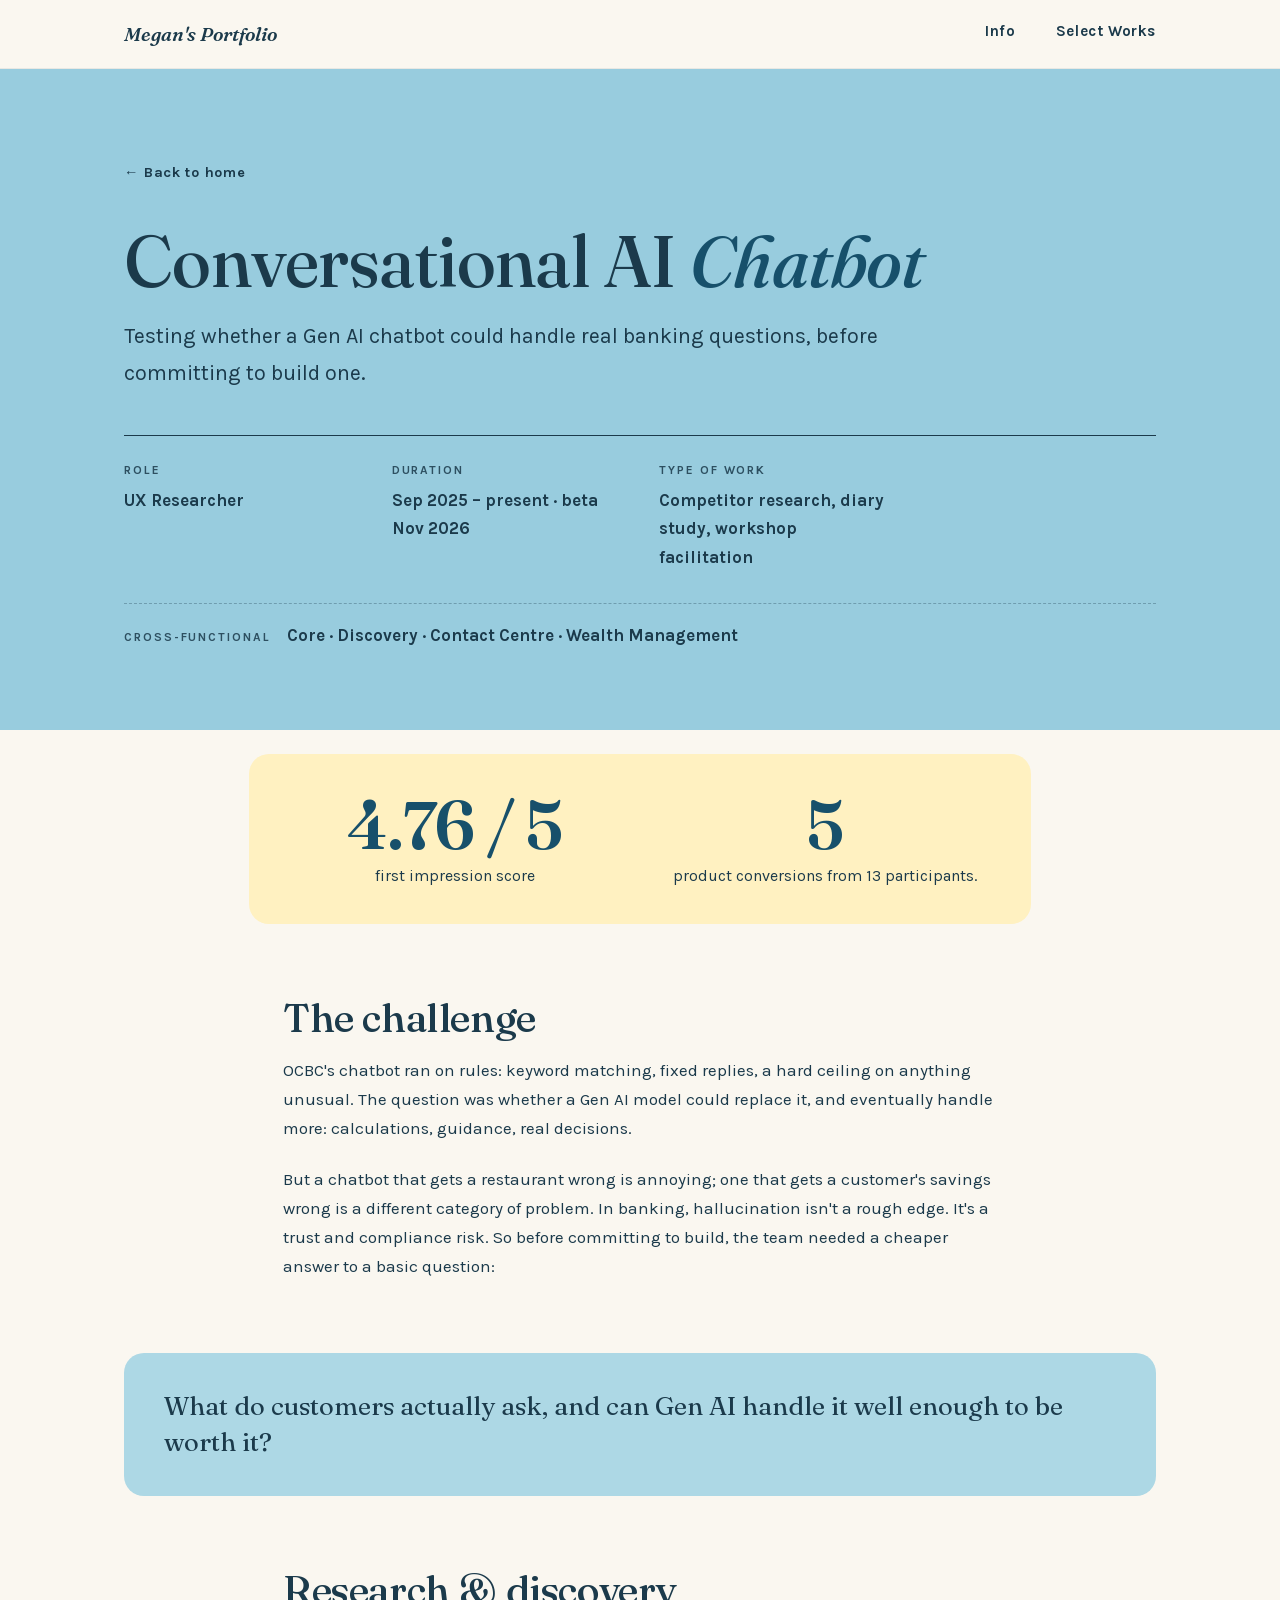
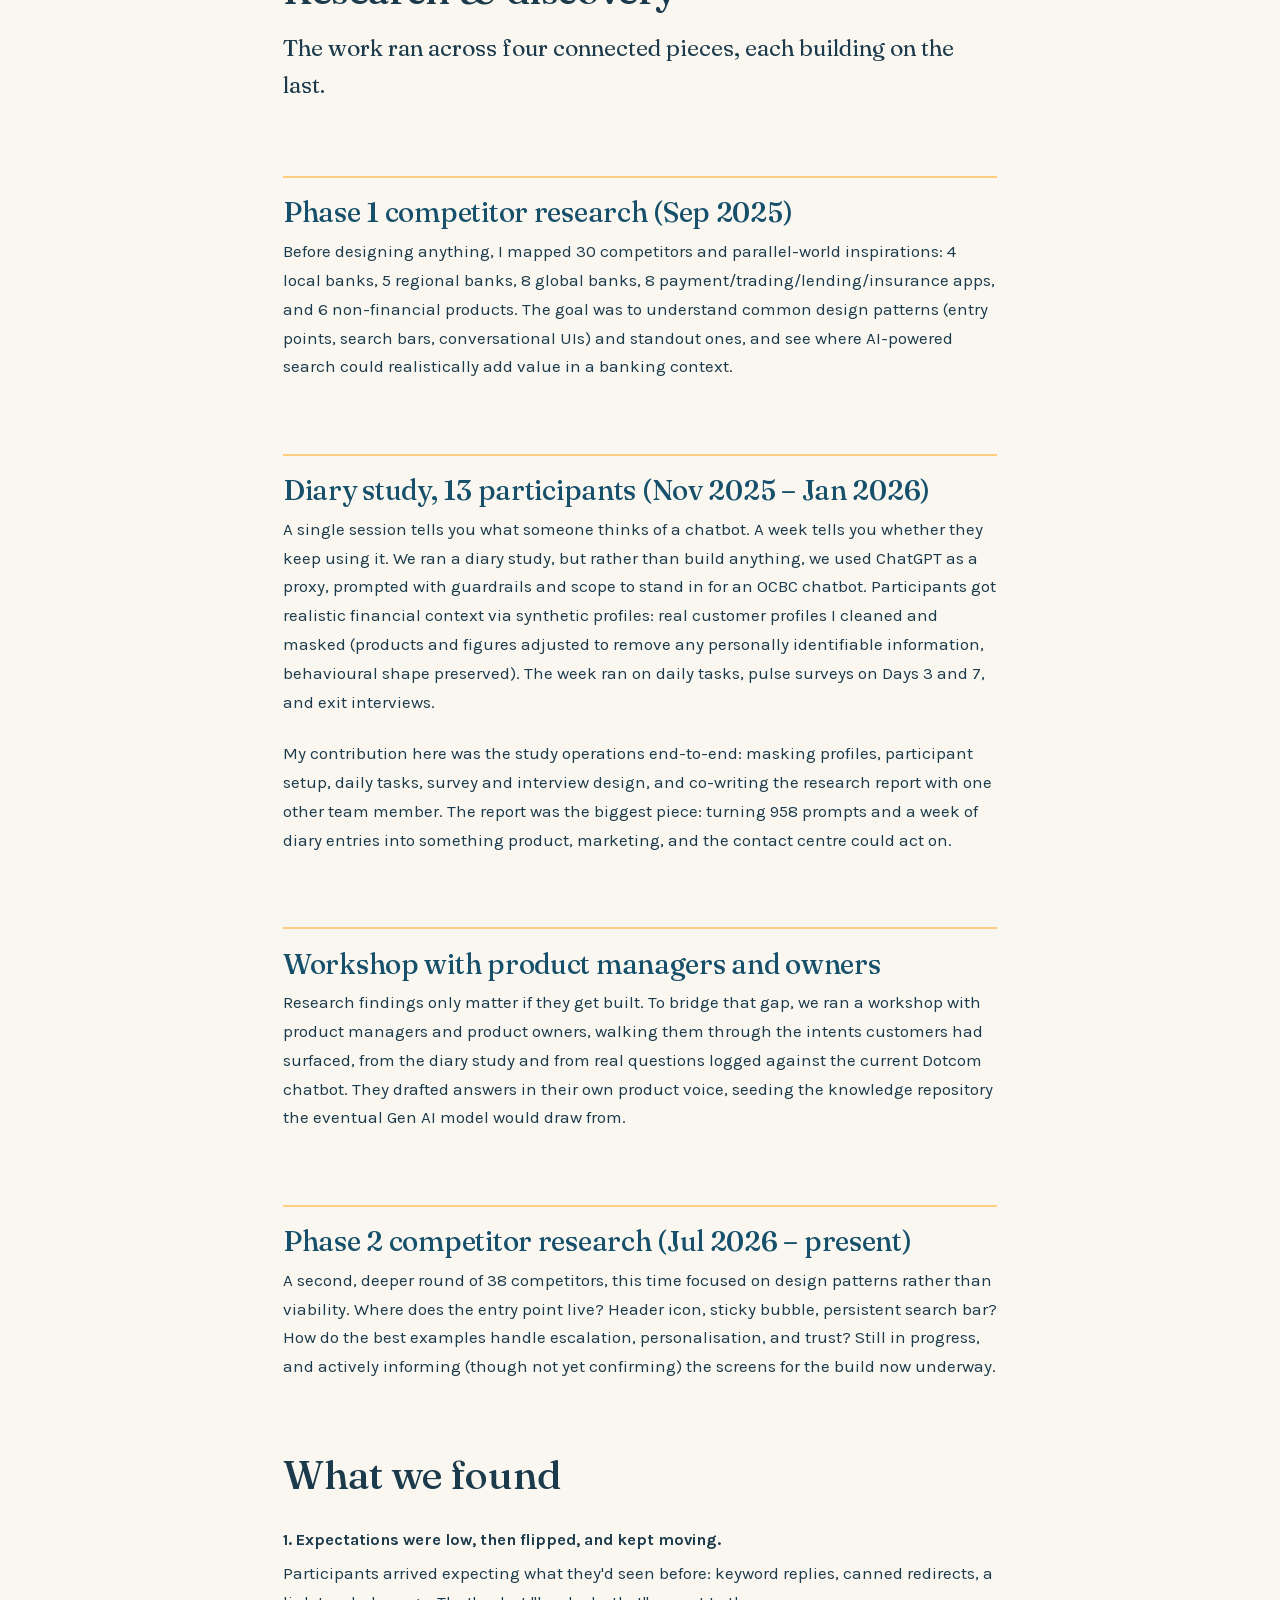
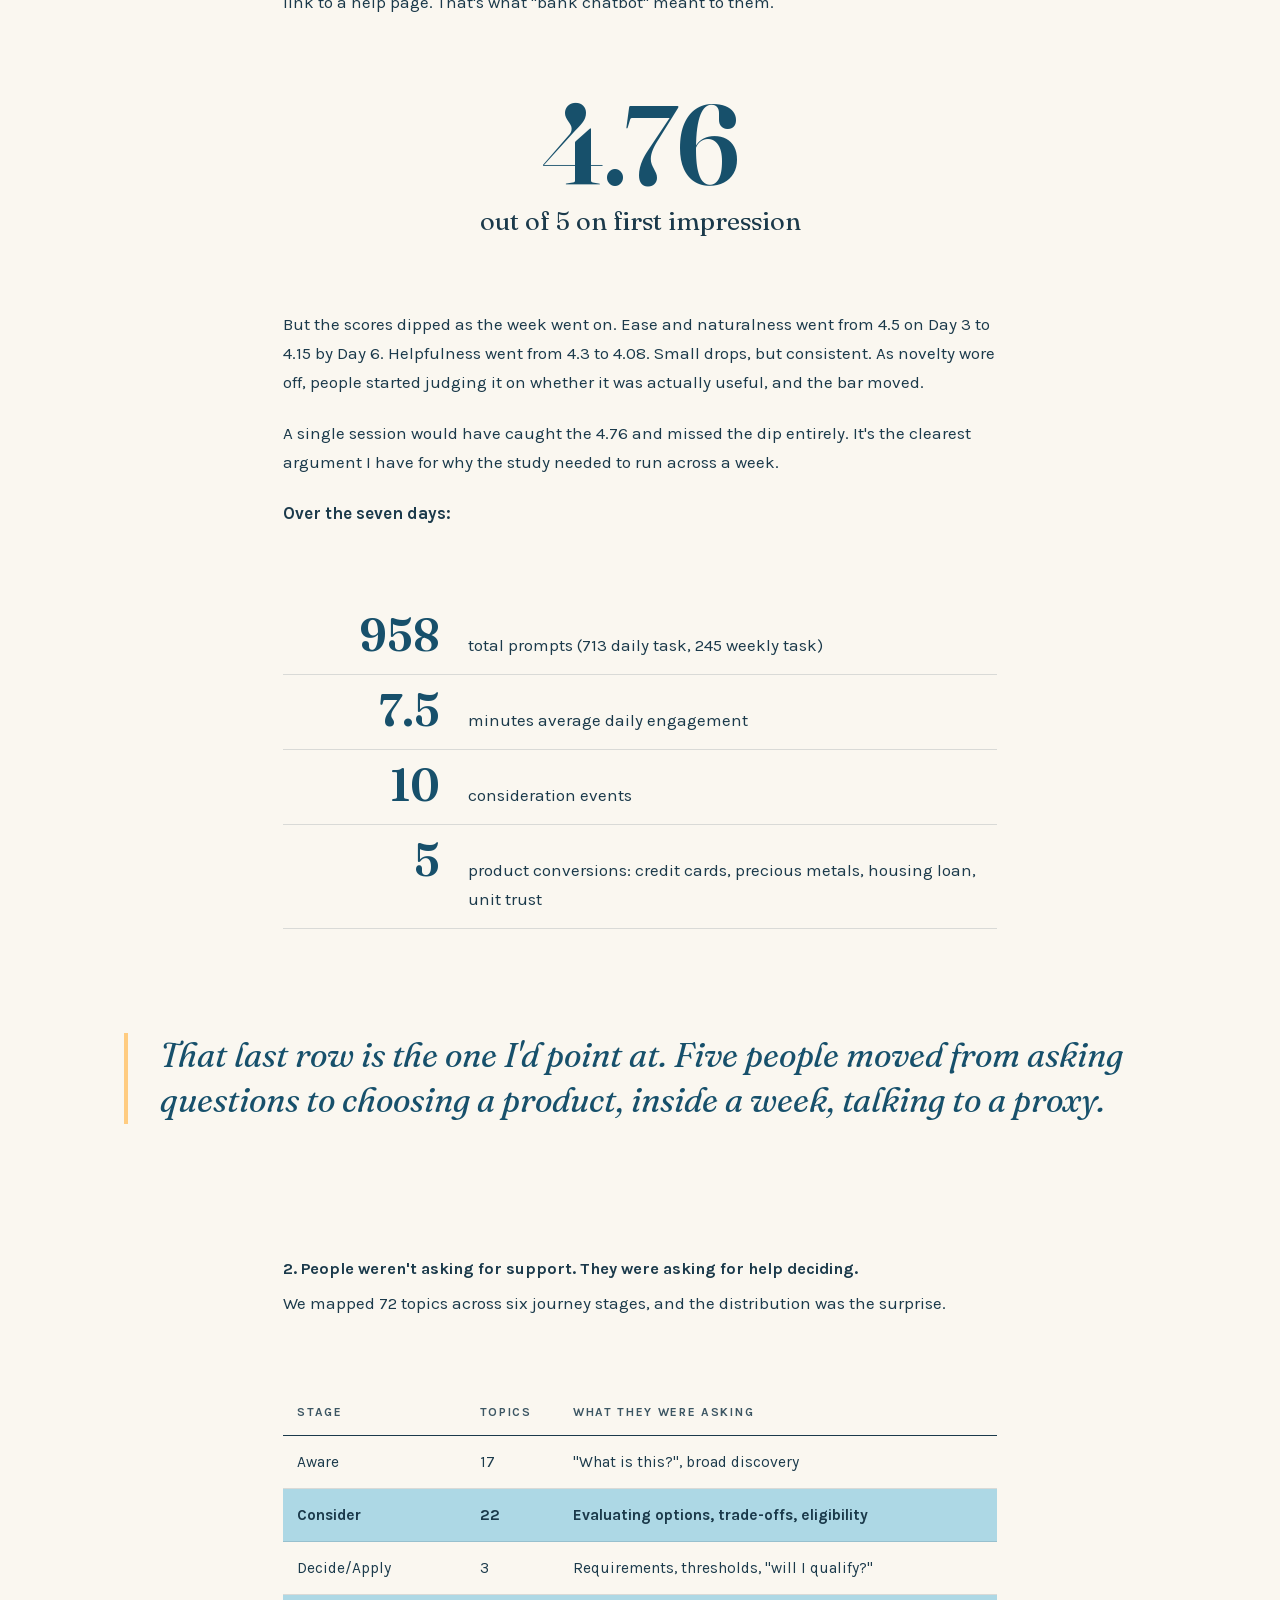
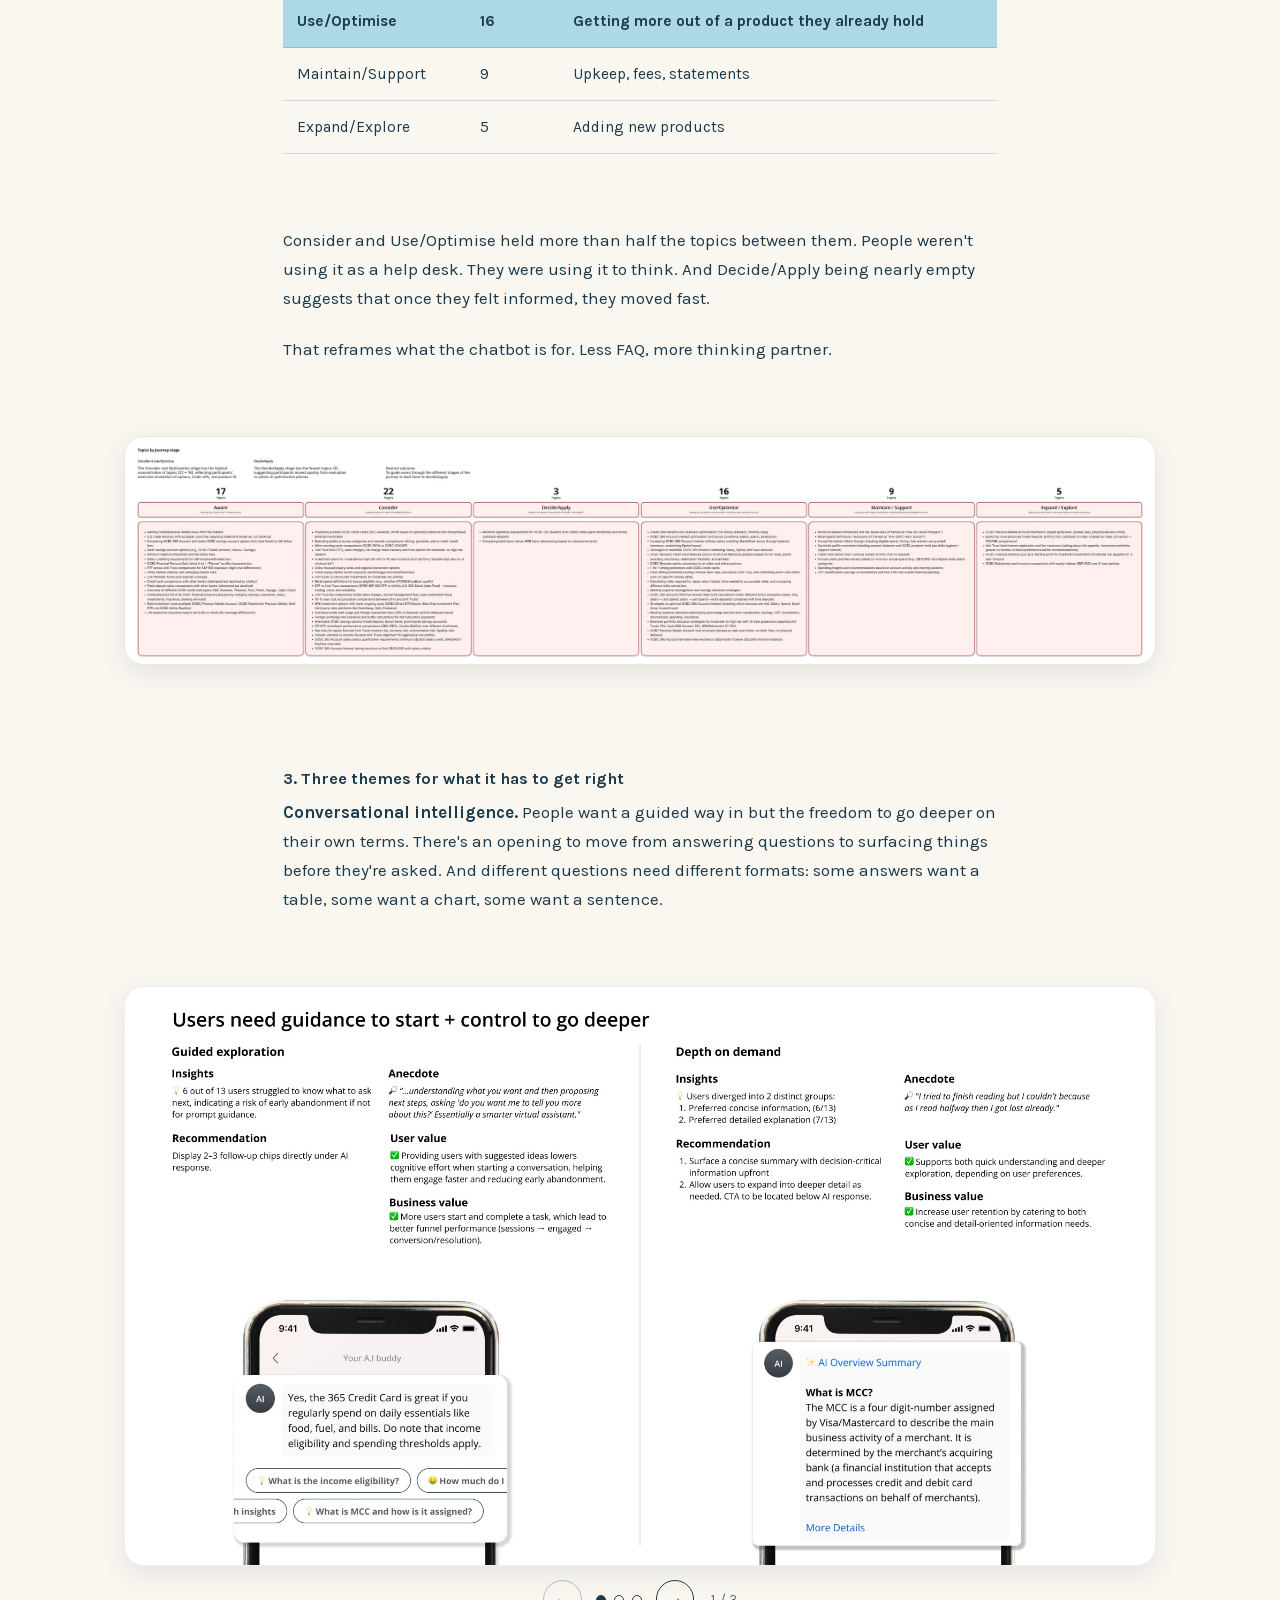
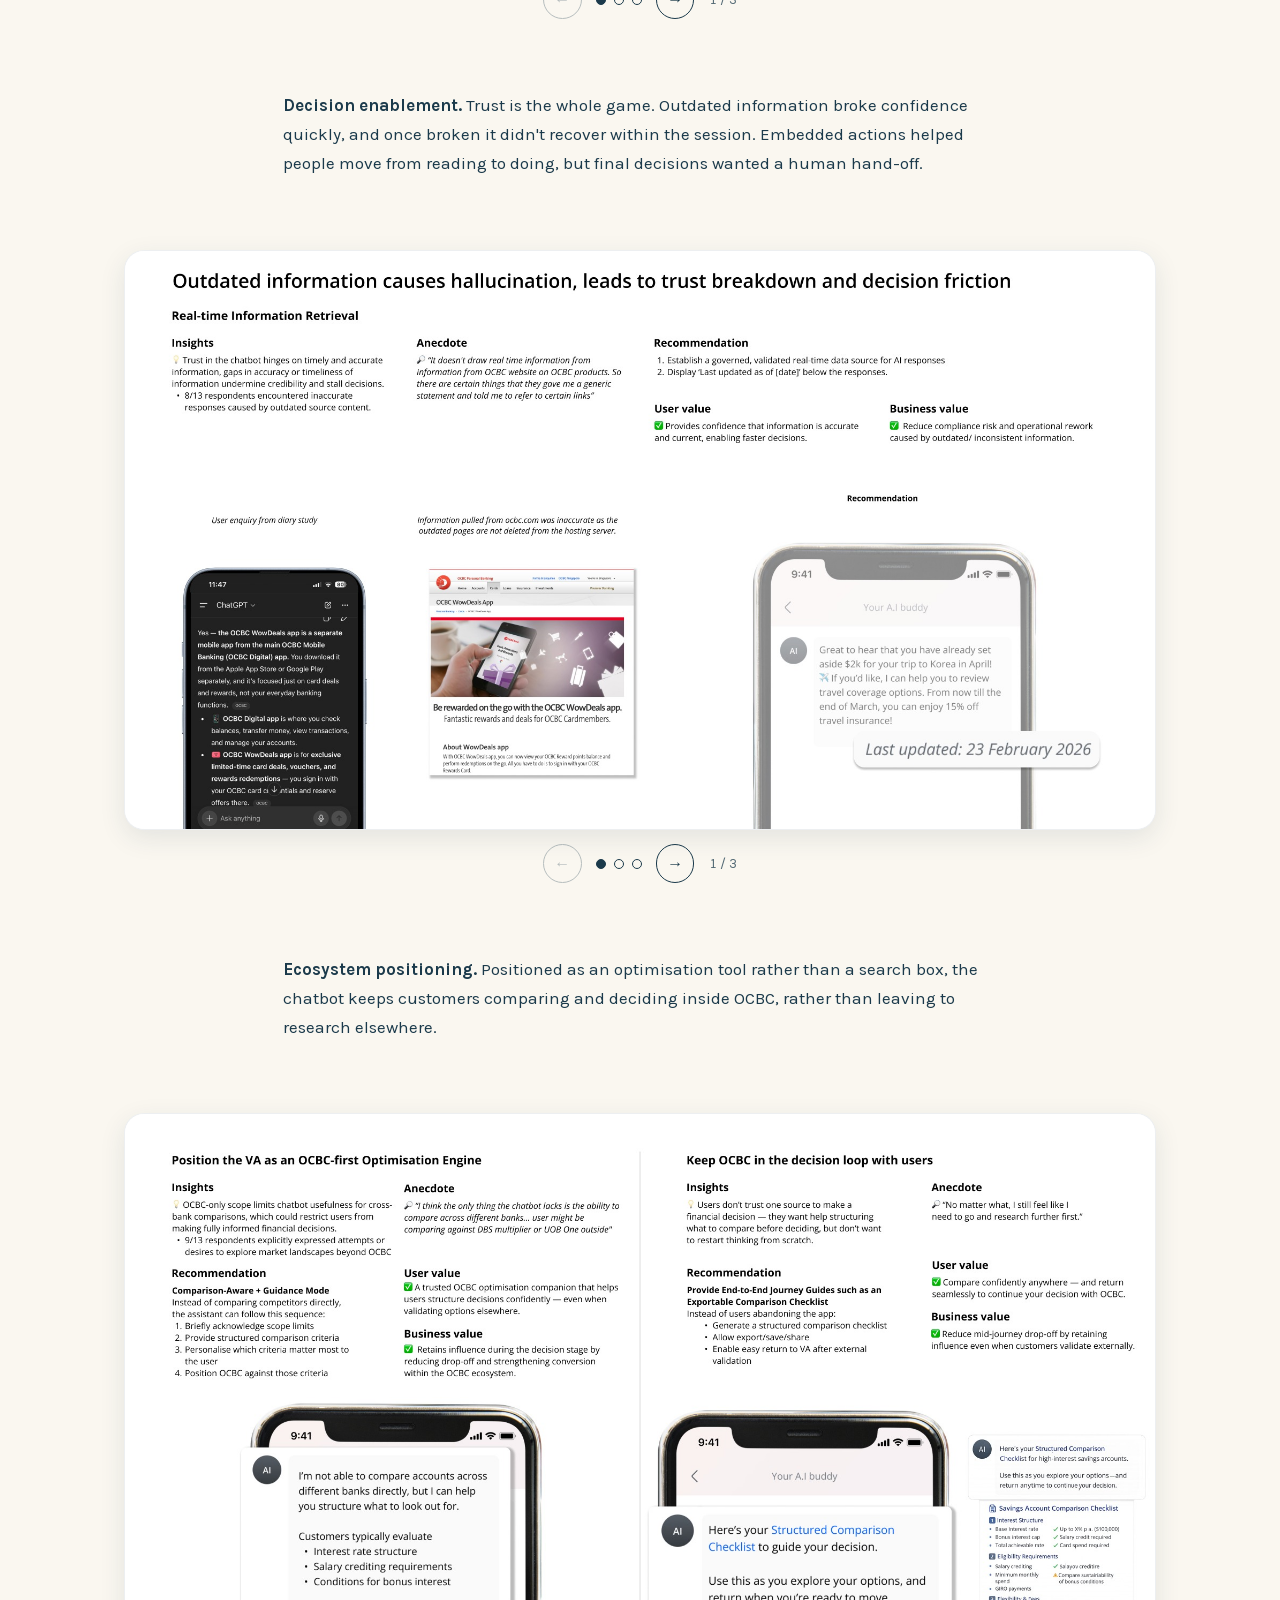
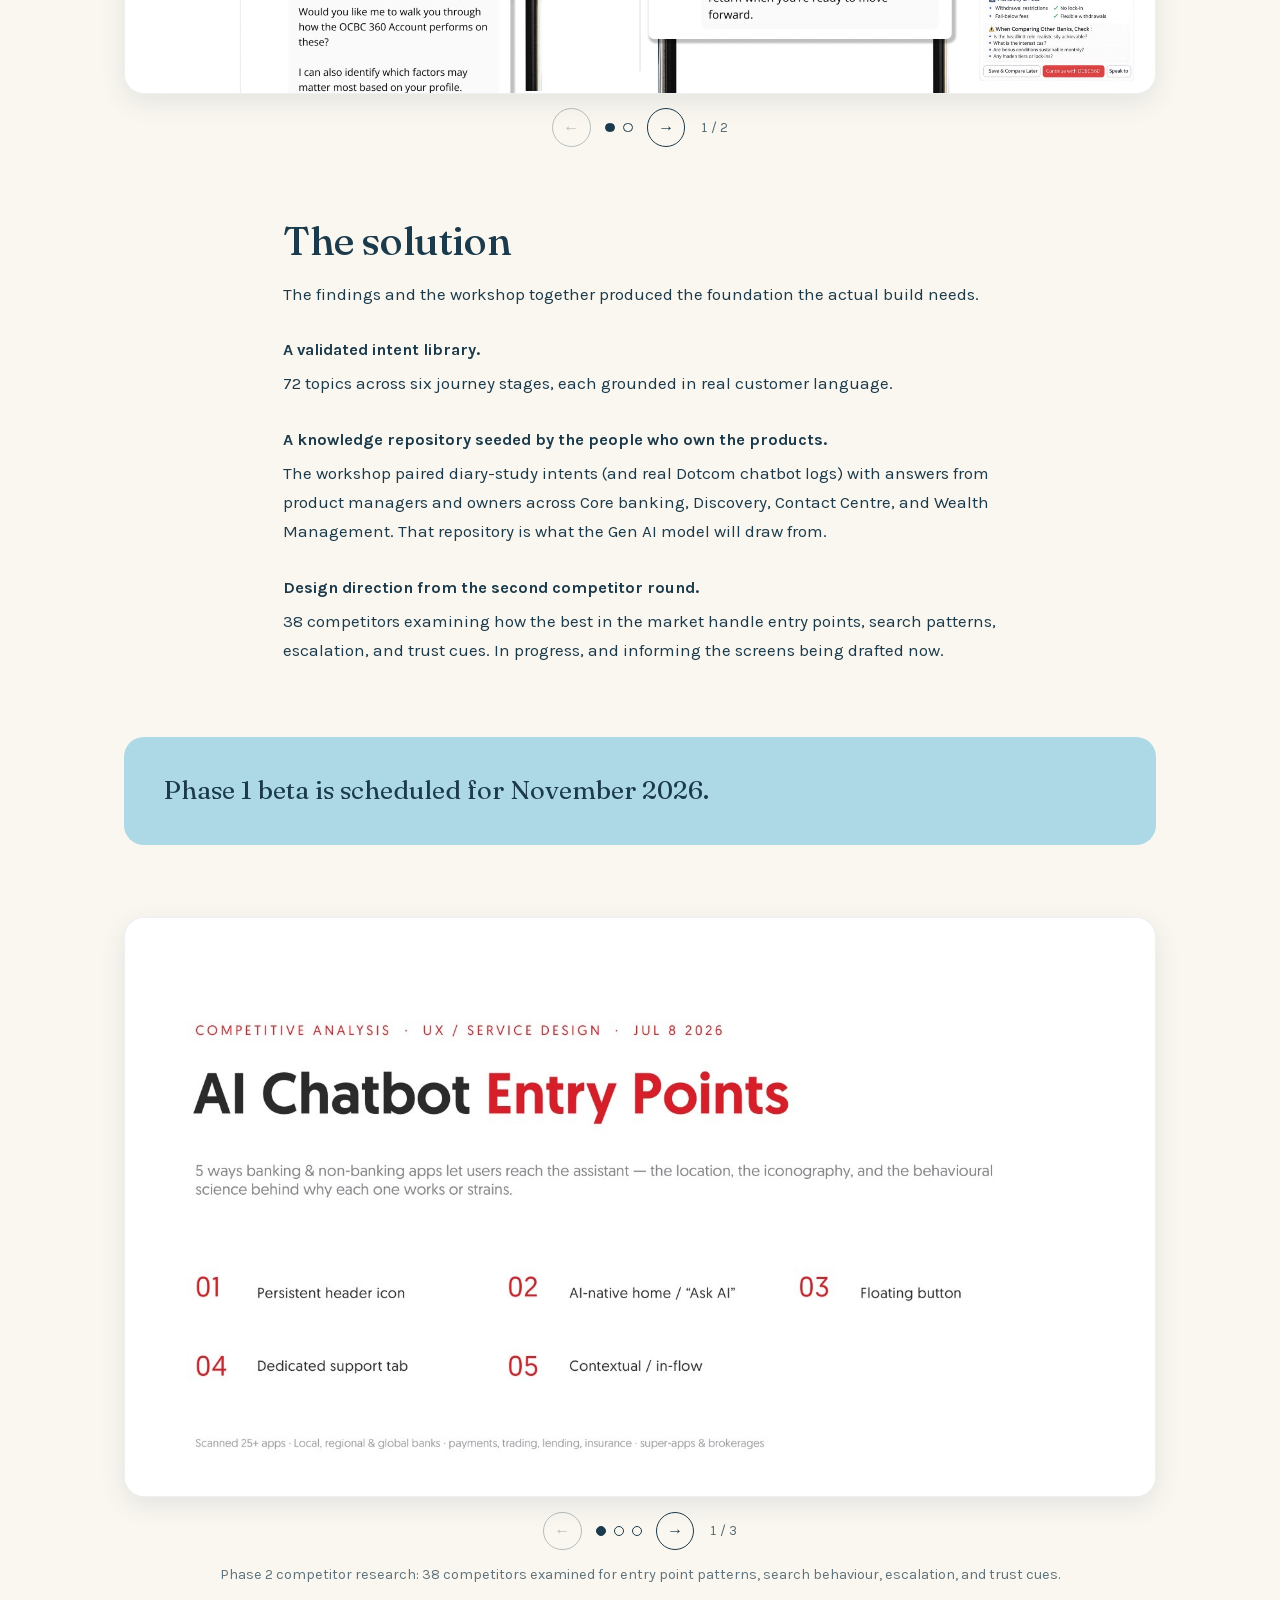
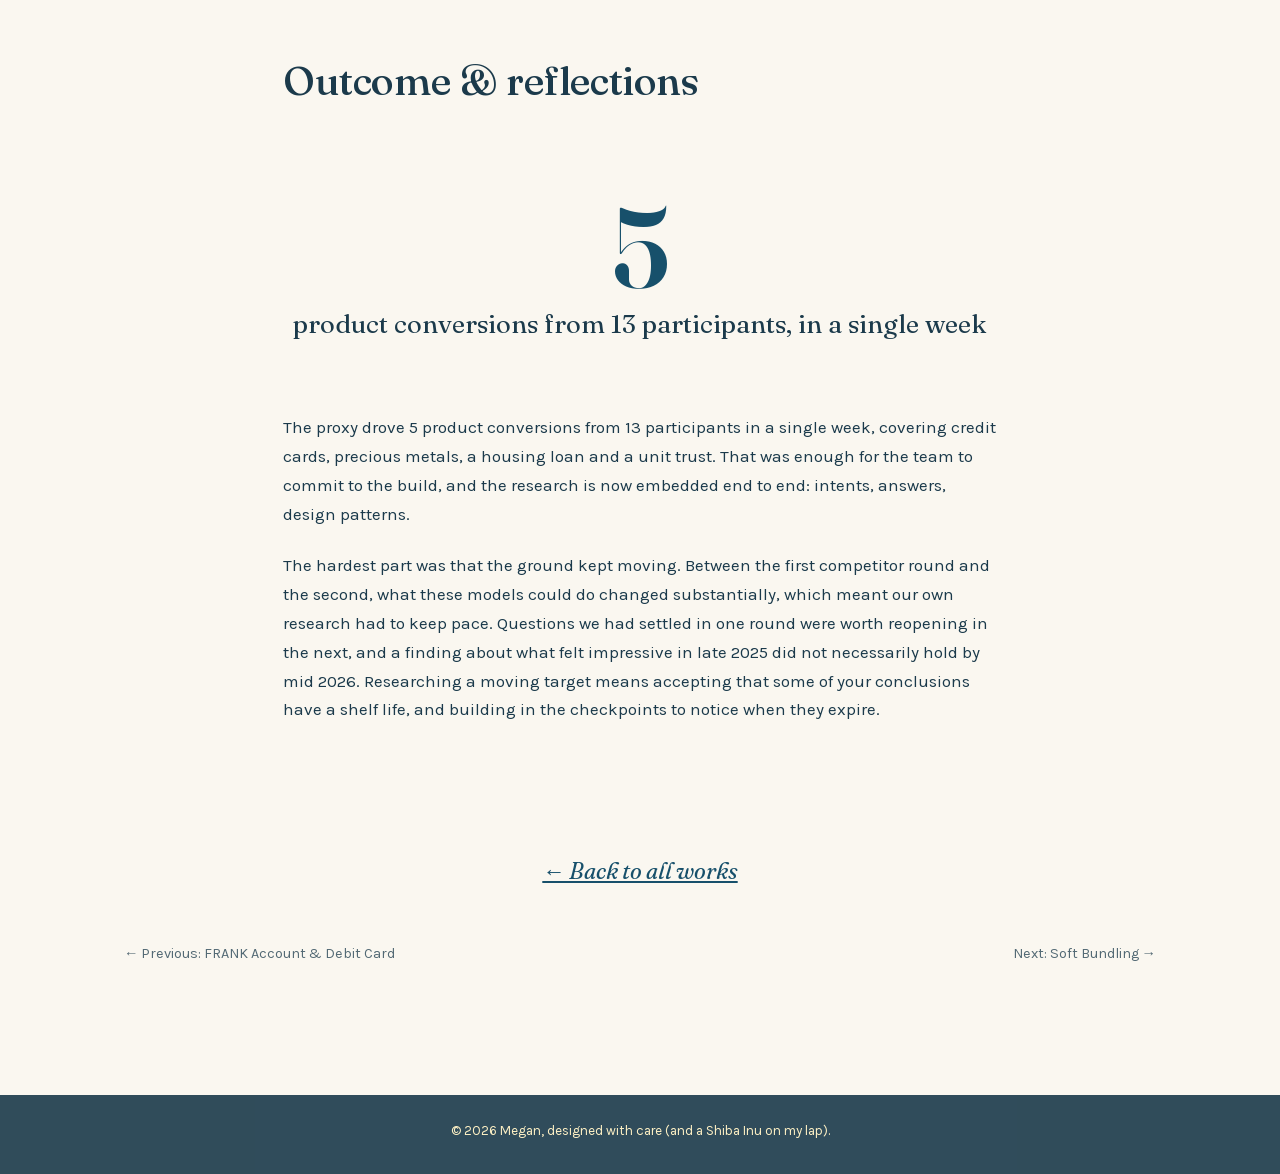
<file: project-2.html>
<!DOCTYPE html>
<html lang="en">
<head>
  <meta charset="UTF-8">
  <meta name="viewport" content="width=device-width, initial-scale=1.0">
  <!-- ✏️ EDIT: browser tab title for this project -->
  <title>Conversational AI Chatbot | Megan Sim</title>
  <meta name="robots" content="noindex">
  <meta name="description" content="Testing whether a Gen AI chatbot could handle real banking questions, before committing to build one. 4.76/5 first impression, 5 product conversions.">

  <!-- How the site looks when someone pastes a link into LinkedIn, Slack,
       WhatsApp or similar. ✏️ The preview picture is images/og-preview.png -->
  <meta property="og:type" content="article">
  <meta property="og:site_name" content="Megan Sim">
  <meta property="og:title" content="Conversational AI Chatbot | Megan Sim">
  <meta property="og:description" content="Testing whether a Gen AI chatbot could handle real banking questions, before committing to build one. 4.76/5 first impression, 5 product conversions.">
  <meta property="og:url" content="https://okbyemegs.github.io/portfolio/project-2.html">
  <meta property="og:image" content="https://okbyemegs.github.io/portfolio/images/og-preview.png">
  <meta property="og:image:width" content="1200">
  <meta property="og:image:height" content="630">
  <meta name="twitter:card" content="summary_large_image">
  <meta name="twitter:title" content="Conversational AI Chatbot | Megan Sim">
  <meta name="twitter:description" content="Testing whether a Gen AI chatbot could handle real banking questions, before committing to build one. 4.76/5 first impression, 5 product conversions.">
  <meta name="twitter:image" content="https://okbyemegs.github.io/portfolio/images/og-preview.png">

  <!-- Fonts: Fraunces (headings) + Karla (body) — free Google fonts,
       self-hosted in the fonts/ folder so they load fast and work offline -->
  <link rel="stylesheet" href="fonts/fonts.css?v=2026-10-04">

  <link rel="stylesheet" href="css/style.css?v=2026-10-04">
</head>
<body>

  <!-- NAVIGATION -->
  <nav class="site-nav site-nav--cream">
    <div class="container">
      <a class="nav-brand" href="index.html">Megan's Portfolio</a>
      <div class="nav-links">
        <a href="index.html#about">Info</a>
        <a href="index.html#works">Select Works</a>
      </div>
    </div>
  </nav>

  <!-- ======================================================================
       CASE STUDY HEADER — title, one-liner, metadata row
       ====================================================================== -->
  <header class="cs-header">
    <div class="container">
      <a class="back-link" href="index.html">← Back to home</a>

      <!-- ✏️ EDIT: project title -->
      <h1>Conversational AI <span class="accent">Chatbot</span></h1>

      <!-- ✏️ EDIT: one-line description of the project -->
      <p class="cs-tagline">
        Testing whether a Gen AI chatbot could handle real banking questions,
        before committing to build one.
      </p>

      <!-- ✏️ EDIT: the metadata row -->
      <dl class="cs-meta">
        <div>
          <dt>Role</dt>
          <dd>UX Researcher</dd>
        </div>
        <div>
          <dt>Duration</dt>
          <dd>Sep 2025 – present · beta Nov 2026</dd>
        </div>
        <div>
          <dt>Type of Work</dt>
          <dd>Competitor research, diary study, workshop facilitation</dd>
        </div>

        <!-- A footnote-style row under a dashed rule: extra context, not a
             fourth column. ✏️ Delete this whole block to remove it. -->
        <div class="cs-meta-extra">
          <dt>Cross-functional</dt>
          <dd>Core · Discovery · Contact Centre · Wealth Management</dd>
        </div>
      </dl>
    </div>
  </header>

  <!-- ======================================================================
       CASE STUDY BODY — a flexible stack of blocks.

       ✏️ HOW TO EDIT THIS SECTION:
       Copy, paste, delete, or reorder these blocks freely — the layout
       will not break. The building blocks are:

       TEXT BLOCK (can hold <p>, <h3>, <h4>, <ul>, and pull quotes):
         <div class="cs-text">
           <h2>Section heading</h2>
           <h3 class="cs-phase">A sub-section heading</h3>
           <h4>A single finding</h4>
           <p>Your paragraph…</p>
         </div>

       EMPHASISED PANEL:  <p class="cs-callout">…</p>
       PULL QUOTE:        <blockquote class="cs-quote">…</blockquote>
       HEADLINE NUMBER:   <p class="cs-stat"><strong>4.76</strong> …</p>
       FIGURE LIST:       <ul class="cs-figures"><li><b>958</b><span>…</span></li></ul>
       TABLE:             <div class="cs-table-wrap"><table class="cs-table">…</table></div>
                          (add class="is-key" to a <tr> to highlight it)

       CAROUSEL:          a normal image block with `data-carousel` added and
                          several <img> lines inside — arrows, dots and the
                          counter build themselves. See js/carousel.js.

       IMAGE BLOCK (add class "cs-image--narrow" for a smaller image).
       Every image is click-to-zoom automatically:
         <figure class="cs-image">
           <img src="images/your-image.png" alt="describe the image">
           <figcaption>Optional caption</figcaption>
         </figure>
       ====================================================================== -->
  <article class="case-study container">

    <!-- ============ THE HEADLINE RESULT, UP FRONT ============
         A preview of the strongest proof. The fuller versions, with the
         explanation around them, stay further down the page.
         ✏️ EDIT: the numbers and the lines under them. Delete one of the
            two <p> blocks if you ever want a single stat here instead. -->
    <div class="cs-proof">
      <p class="cs-proof-item">
        <span class="cs-proof-num">4.76 / 5</span>
        <span class="cs-proof-label">first impression score</span>
      </p>
      <p class="cs-proof-item">
        <span class="cs-proof-num">5</span>
        <span class="cs-proof-label">product conversions from 13 participants.</span>
      </p>
    </div>

    <!-- ============ 1. THE CHALLENGE ============ -->
    <div class="cs-text">
      <h2>The challenge</h2>
      <p>OCBC's chatbot ran on rules: keyword matching, fixed replies, a hard
        ceiling on anything unusual. The question was whether a Gen AI model could
        replace it, and eventually handle more: calculations, guidance, real
        decisions.</p>
      <p>But a chatbot that gets a restaurant wrong is annoying; one that gets a
        customer's savings wrong is a different category of problem. In banking,
        hallucination isn't a rough edge. It's a trust and compliance risk. So
        before committing to build, the team needed a cheaper answer to a basic
        question:</p>
    </div>

    <!-- The question the whole project set out to answer -->
    <p class="cs-callout">
      What do customers actually ask, and can Gen AI handle it well enough to be
      worth it?
    </p>

    <!-- ============ 2. RESEARCH & DISCOVERY — four workstreams ============ -->
    <div class="cs-text">
      <h2>Research &amp; discovery</h2>
      <p class="cs-lead">The work ran across four connected pieces, each building
        on the last.</p>

      <h3 class="cs-phase">Phase 1 competitor research (Sep 2025)</h3>
      <p>Before designing anything, I mapped 30 competitors and parallel-world
        inspirations: 4 local banks, 5 regional banks, 8 global banks, 8
        payment/trading/lending/insurance apps, and 6 non-financial products. The
        goal was to understand common design patterns (entry points, search bars,
        conversational UIs) and standout ones, and see where AI-powered search could
        realistically add value in a banking context.</p>

      <h3 class="cs-phase">Diary study, 13 participants (Nov 2025 – Jan 2026)</h3>
      <p>A single session tells you what someone thinks of a chatbot. A week tells
        you whether they keep using it. We ran a diary study, but rather than build
        anything, we used ChatGPT as a proxy, prompted with guardrails and scope to
        stand in for an OCBC chatbot. Participants got realistic financial context
        via synthetic profiles: real customer profiles I cleaned and masked
        (products and figures adjusted to remove any personally identifiable
        information, behavioural shape preserved). The week ran on daily tasks,
        pulse surveys on Days 3 and 7, and exit interviews.</p>
      <p>My contribution here was the study operations end-to-end: masking
        profiles, participant setup, daily tasks, survey and interview design, and
        co-writing the research report with one other team member. The report was
        the biggest piece: turning 958 prompts and a week of diary entries into
        something product, marketing, and the contact centre could act on.</p>

      <h3 class="cs-phase">Workshop with product managers and owners</h3>
      <p>Research findings only matter if they get built. To bridge that gap, we
        ran a workshop with product managers and product owners, walking them through
        the intents customers had surfaced, from the diary study and from real
        questions logged against the current Dotcom chatbot. They drafted answers in
        their own product voice, seeding the knowledge repository the eventual Gen AI
        model would draw from.</p>

      <h3 class="cs-phase">Phase 2 competitor research (Jul 2026 – present)</h3>
      <p>A second, deeper round of 38 competitors, this time focused on design
        patterns rather than viability. Where does the entry point live? Header icon,
        sticky bubble, persistent search bar? How do the best examples handle
        escalation, personalisation, and trust? Still in progress, and actively
        informing (though not yet confirming) the screens for the build now
        underway.</p>
    </div>

    <!-- ============ 3. WHAT WE FOUND ============ -->
    <div class="cs-text">
      <h2>What we found</h2>

      <h4>1. Expectations were low, then flipped, and kept moving.</h4>
      <p>Participants arrived expecting what they'd seen before: keyword replies,
        canned redirects, a link to a help page. That's what "bank chatbot" meant to
        them.</p>
    </div>

    <p class="cs-stat">
      <strong>4.76</strong>
      out of 5 on first impression
    </p>

    <div class="cs-text">
      <p>But the scores dipped as the week went on. Ease and naturalness went from
        4.5 on Day 3 to 4.15 by Day 6. Helpfulness went from 4.3 to 4.08. Small
        drops, but consistent. As novelty wore off, people started judging it on
        whether it was actually useful, and the bar moved.</p>
      <p>A single session would have caught the 4.76 and missed the dip entirely.
        It's the clearest argument I have for why the study needed to run across a
        week.</p>
      <p><strong>Over the seven days:</strong></p>
    </div>

    <!-- Headline figures from the diary study -->
    <ul class="cs-figures">
      <li><b>958</b><span>total prompts (713 daily task, 245 weekly task)</span></li>
      <li><b>7.5</b><span>minutes average daily engagement</span></li>
      <li><b>10</b><span>consideration events</span></li>
      <li><b>5</b><span>product conversions: credit cards, precious metals, housing loan, unit trust</span></li>
    </ul>

    <blockquote class="cs-quote">
      That last row is the one I'd point at. Five people moved from asking questions
      to choosing a product, inside a week, talking to a proxy.
    </blockquote>

    <div class="cs-text">
      <h4>2. People weren't asking for support. They were asking for help deciding.</h4>
      <p>We mapped 72 topics across six journey stages, and the distribution was
        the surprise.</p>
    </div>

    <!-- Topics by journey stage — the two heavy stages are highlighted -->
    <div class="cs-table-wrap">
      <table class="cs-table">
        <thead>
          <tr>
            <th>Stage</th>
            <th>Topics</th>
            <th>What they were asking</th>
          </tr>
        </thead>
        <tbody>
          <tr>
            <td>Aware</td>
            <td>17</td>
            <td>"What is this?", broad discovery</td>
          </tr>
          <tr class="is-key">
            <td>Consider</td>
            <td>22</td>
            <td>Evaluating options, trade-offs, eligibility</td>
          </tr>
          <tr>
            <td>Decide/Apply</td>
            <td>3</td>
            <td>Requirements, thresholds, "will I qualify?"</td>
          </tr>
          <tr class="is-key">
            <td>Use/Optimise</td>
            <td>16</td>
            <td>Getting more out of a product they already hold</td>
          </tr>
          <tr>
            <td>Maintain/Support</td>
            <td>9</td>
            <td>Upkeep, fees, statements</td>
          </tr>
          <tr>
            <td>Expand/Explore</td>
            <td>5</td>
            <td>Adding new products</td>
          </tr>
        </tbody>
      </table>
    </div>

    <div class="cs-text">
      <p>Consider and Use/Optimise held more than half the topics between them.
        People weren't using it as a help desk. They were using it to think. And
        Decide/Apply being nearly empty suggests that once they felt informed, they
        moved fast.</p>
      <p>That reframes what the chatbot is for. Less FAQ, more thinking partner.</p>
    </div>

    <!-- This chart is very wide (about 4.5:1), so it uses the full column width
         rather than the narrow slot. Click it to read the detail. -->
    <figure class="cs-image">
      <!-- ✏️ REPLACE IMAGE: overwrite images/chatbot-topics.jpg -->
      <img src="images/chatbot-topics.jpg" width="2400" height="529" loading="lazy" decoding="async" alt="Chart of 72 topics distributed across six journey stages">
    </figure>

    <div class="cs-text">
      <h4>3. Three themes for what it has to get right</h4>
      <p><strong>Conversational intelligence.</strong> People want a guided way in
        but the freedom to go deeper on their own terms. There's an opening to move
        from answering questions to surfacing things before they're asked. And
        different questions need different formats: some answers want a table, some
        want a chart, some want a sentence.</p>
    </div>

    <!-- CAROUSEL — Theme 1 evidence, sitting with its claim -->
    <figure class="cs-image" data-carousel data-label="Conversational intelligence slides">
      <img src="images/chatbot-theme-1-1.jpg" width="1920" height="1080" loading="lazy" decoding="async" alt="Conversational intelligence: a guided way in, with freedom to go deeper">
      <img src="images/chatbot-theme-1-2.jpg" width="1920" height="1080" loading="lazy" decoding="async" alt="Conversational intelligence: surfacing information before it is asked for">
      <img src="images/chatbot-theme-1-3.jpg" width="1920" height="1080" loading="lazy" decoding="async" alt="Conversational intelligence: matching answer format to the question">
    </figure>

    <div class="cs-text">
      <p><strong>Decision enablement.</strong> Trust is the whole game. Outdated
        information broke confidence quickly, and once broken it didn't recover
        within the session. Embedded actions helped people move from reading to
        doing, but final decisions wanted a human hand-off.</p>
    </div>

    <!-- CAROUSEL — Theme 2 evidence -->
    <figure class="cs-image" data-carousel data-label="Decision enablement slides">
      <img src="images/chatbot-theme-2-1.jpg" width="1920" height="1080" loading="lazy" decoding="async" alt="Decision enablement: how outdated information broke trust">
      <img src="images/chatbot-theme-2-2.jpg" width="1920" height="1080" loading="lazy" decoding="async" alt="Decision enablement: embedded actions moving people from reading to doing">
      <img src="images/chatbot-theme-2-3.jpg" width="1920" height="1080" loading="lazy" decoding="async" alt="Decision enablement: final decisions wanting a human hand-off">
    </figure>

    <div class="cs-text">
      <p><strong>Ecosystem positioning.</strong> Positioned as an optimisation tool
        rather than a search box, the chatbot keeps customers comparing and deciding
        inside OCBC, rather than leaving to research elsewhere.</p>
    </div>

    <!-- CAROUSEL — Theme 3 evidence -->
    <figure class="cs-image" data-carousel data-label="Ecosystem positioning slides">
      <img src="images/chatbot-theme-3-1.jpg" width="1920" height="1080" loading="lazy" decoding="async" alt="Ecosystem positioning: an optimisation tool rather than a search box">
      <img src="images/chatbot-theme-3-2.jpg" width="1920" height="1080" loading="lazy" decoding="async" alt="Ecosystem positioning: keeping comparison and decisions inside OCBC">
    </figure>

    <!-- ============ 4. THE SOLUTION ============ -->
    <div class="cs-text">
      <h2>The solution</h2>
      <p>The findings and the workshop together produced the foundation the actual
        build needs.</p>

      <h4>A validated intent library.</h4>
      <p>72 topics across six journey stages, each grounded in real customer
        language.</p>

      <h4>A knowledge repository seeded by the people who own the products.</h4>
      <p>The workshop paired diary-study intents (and real Dotcom chatbot logs)
        with answers from product managers and owners across Core banking,
        Discovery, Contact Centre, and Wealth Management. That repository is what the
        Gen AI model will draw from.</p>

      <h4>Design direction from the second competitor round.</h4>
      <p>38 competitors examining how the best in the market handle entry points,
        search patterns, escalation, and trust cues. In progress, and informing the
        screens being drafted now.</p>
    </div>

    <p class="cs-callout">
      Phase 1 beta is scheduled for November 2026.
    </p>

    <!-- CAROUSEL — ✏️ add or remove an <img> line to change the slides -->
    <figure class="cs-image" data-carousel data-label="Phase 2 competitor research slides">
      <img src="images/chatbot-competitors1.jpg" width="1600" height="900" decoding="async" alt="Competitor research slide 1: where chatbot entry points live across 38 competitors">
      <img src="images/chatbot-competitors2.jpg" width="1600" height="900" loading="lazy" decoding="async" alt="Competitor research slide 2: search behaviour and conversational UI patterns">
      <img src="images/chatbot-competitors3.jpg" width="1600" height="900" loading="lazy" decoding="async" alt="Competitor research slide 3: escalation routes and trust cues">
      <figcaption>Phase 2 competitor research: 38 competitors examined for entry point patterns, search behaviour, escalation, and trust cues.</figcaption>
    </figure>

    <!-- ============ 5. OUTCOME & REFLECTIONS ============ -->
    <div class="cs-text">
      <h2>Outcome &amp; reflections</h2>
    </div>

    <p class="cs-stat">
      <strong>5</strong>
      product conversions from 13 participants, in a single week
    </p>

    <div class="cs-text">
      <p>The proxy drove 5 product conversions from 13 participants in a single
        week, covering credit cards, precious metals, a housing loan and a unit
        trust. That was enough for the team to commit to the build, and the research
        is now embedded end to end: intents, answers, design patterns.</p>
      <p>The hardest part was that the ground kept moving. Between the first
        competitor round and the second, what these models could do changed
        substantially, which meant our own research had to keep pace. Questions we
        had settled in one round were worth reopening in the next, and a finding
        about what felt impressive in late 2025 did not necessarily hold by mid 2026.
        Researching a moving target means accepting that some of your conclusions
        have a shelf life, and building in the checkpoints to notice when they
        expire.</p>
    </div>

  </article>

  <!-- Link back home at the end of the story -->
  <div class="cs-footer">
    <a href="index.html#works">← Back to all works</a>
  </div>

  <!-- Small previous / next links between case studies -->
  <nav class="cs-pagenav" aria-label="Other projects">
    <a class="is-prev" href="project-1.html">← Previous: FRANK Account &amp; Debit Card</a>
    <a class="is-next" href="project-3.html">Next: Soft Bundling →</a>
  </nav>

  <footer class="site-footer">
    <p>© 2026 Megan, designed with care (and a Shiba Inu on my lap).</p>
  </footer>

  <script src="js/lightbox.js?v=2026-10-04"></script>
  <script src="js/carousel.js?v=2026-10-04"></script>
  <script src="js/sparkle.js?v=2026-10-04"></script>
</body>
</html>
</file>
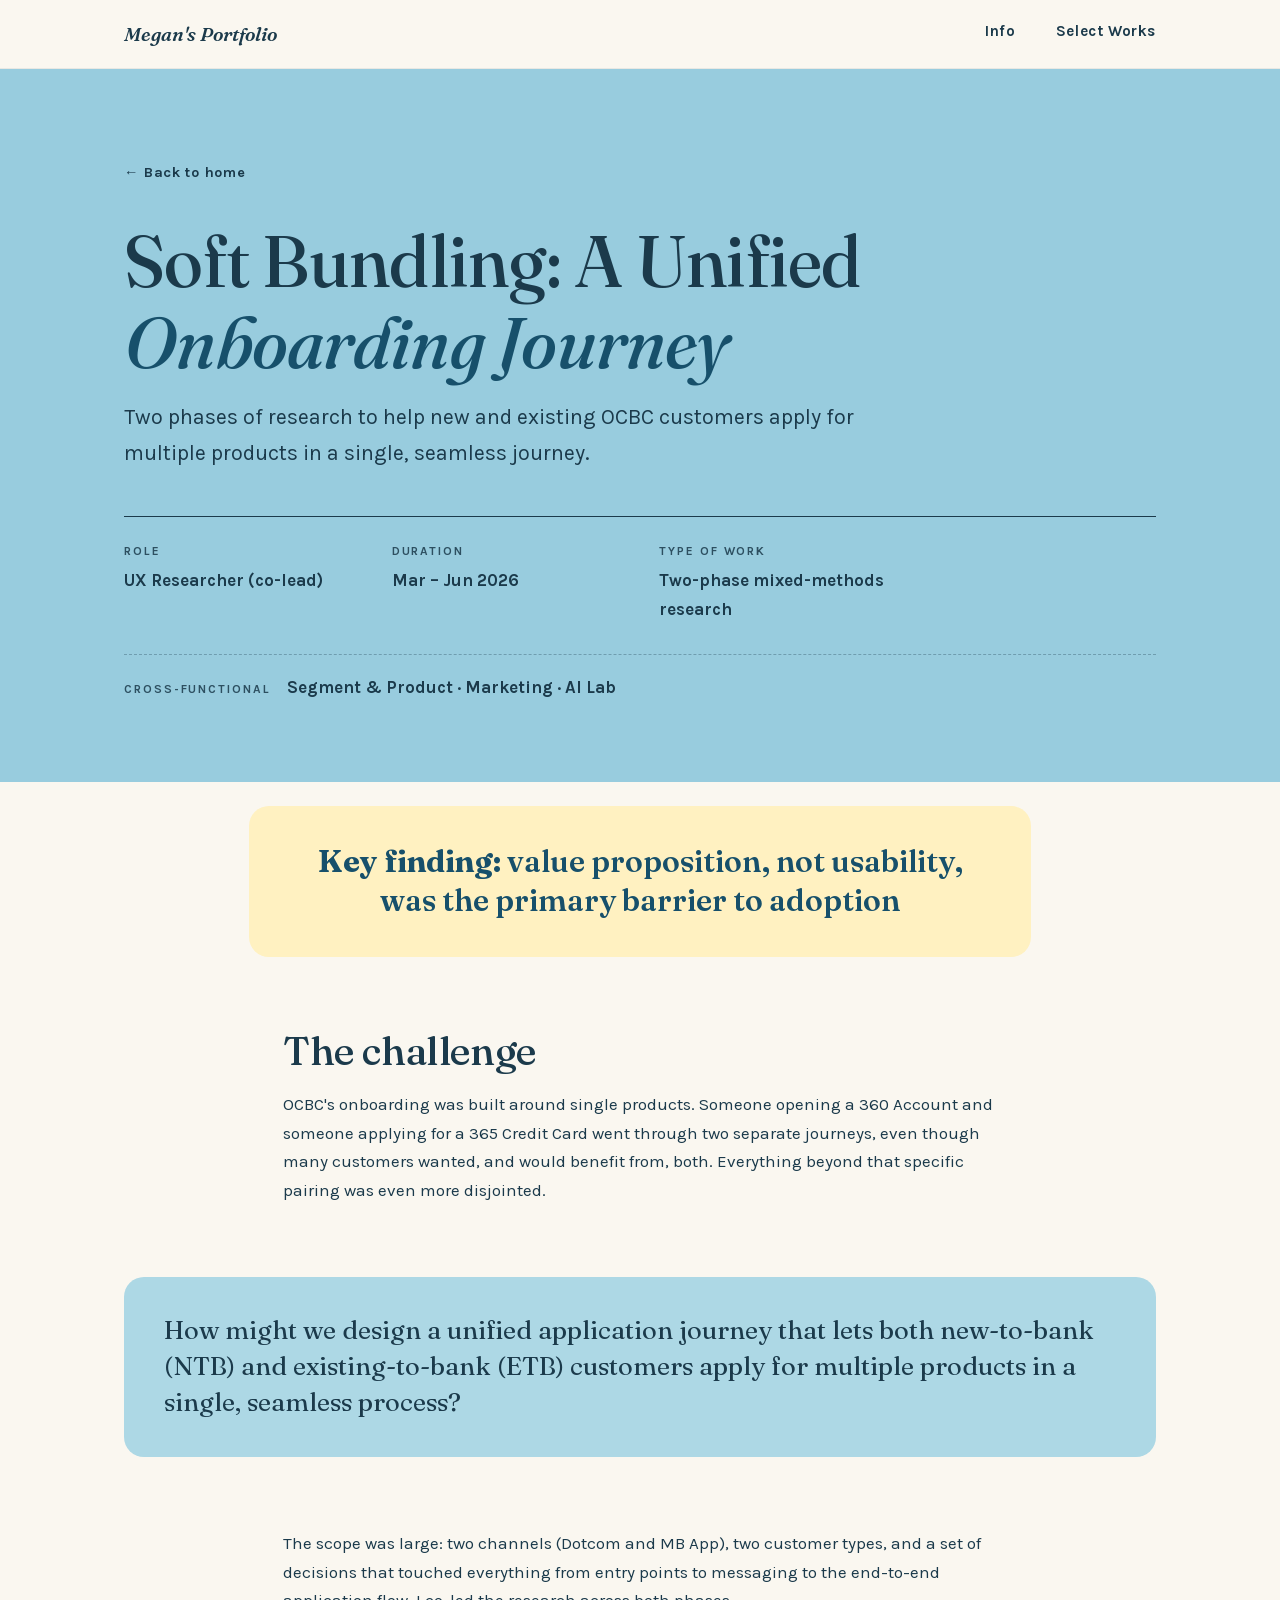
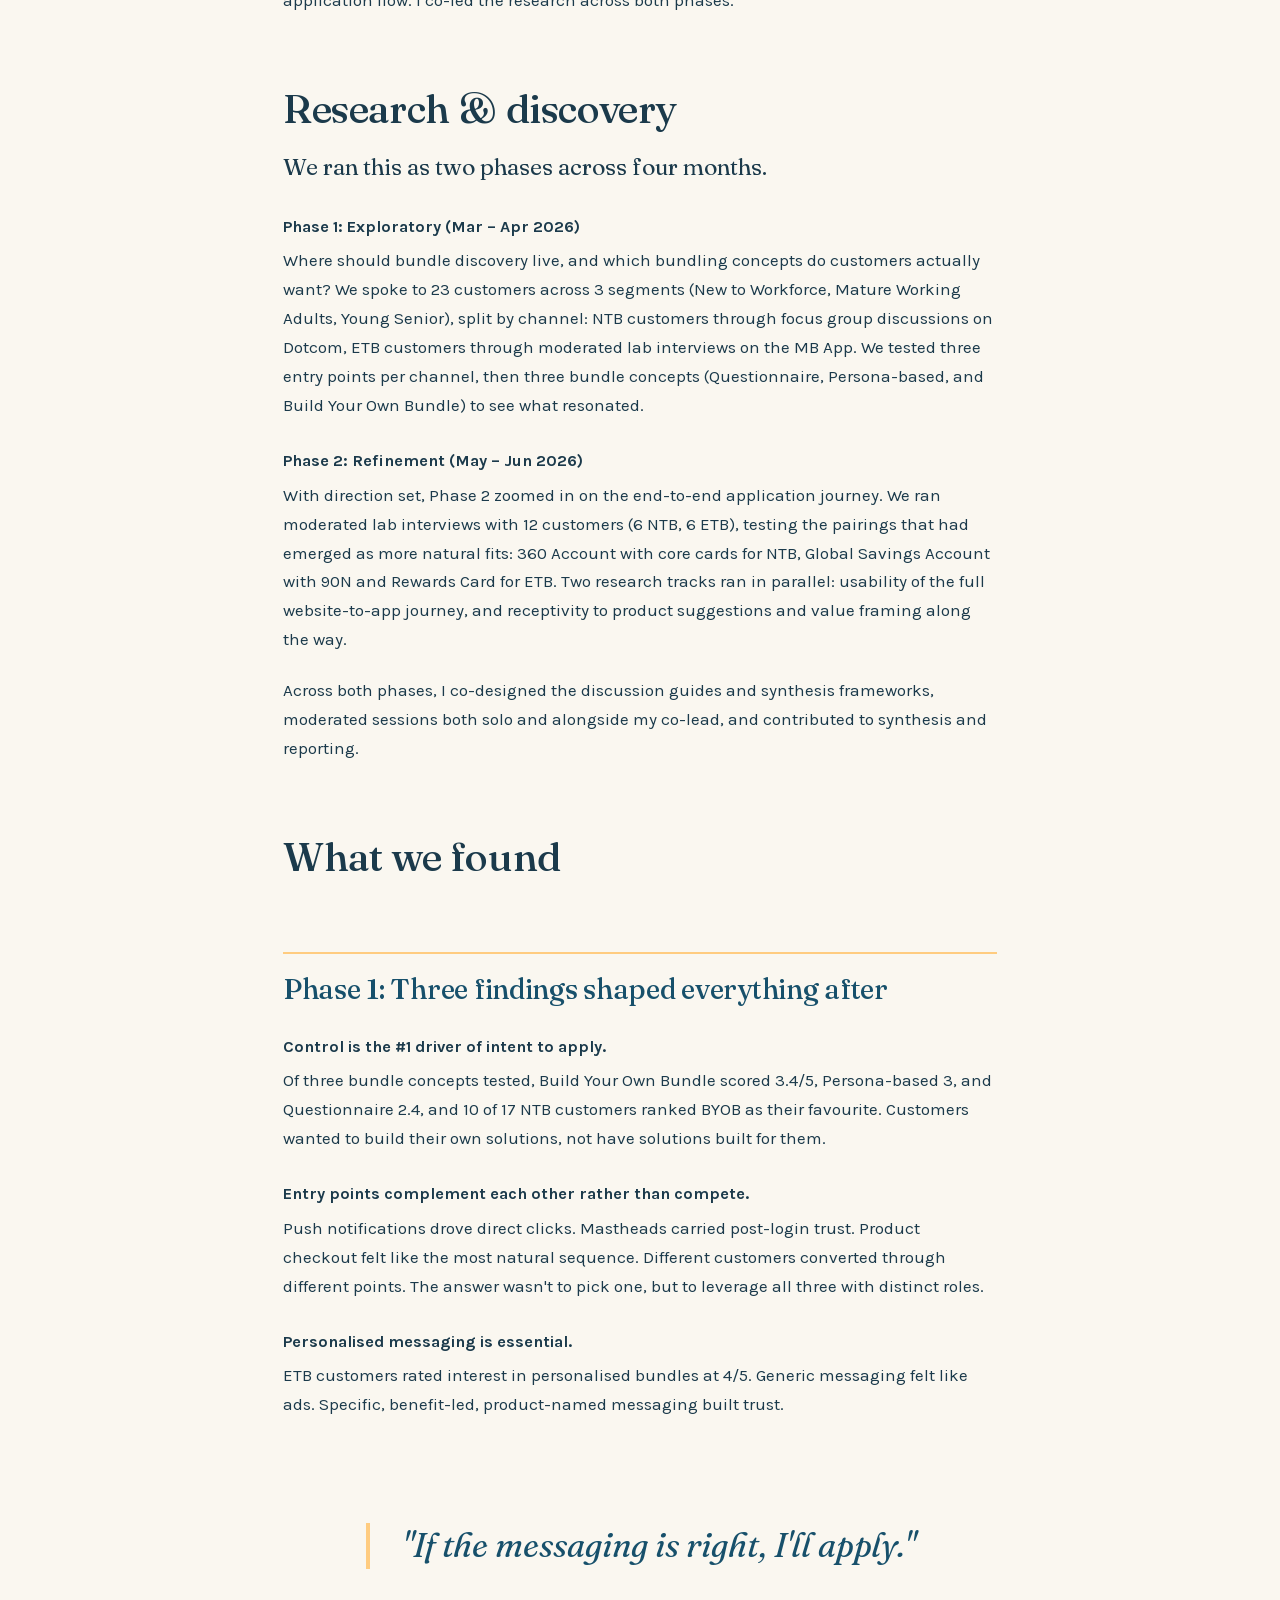
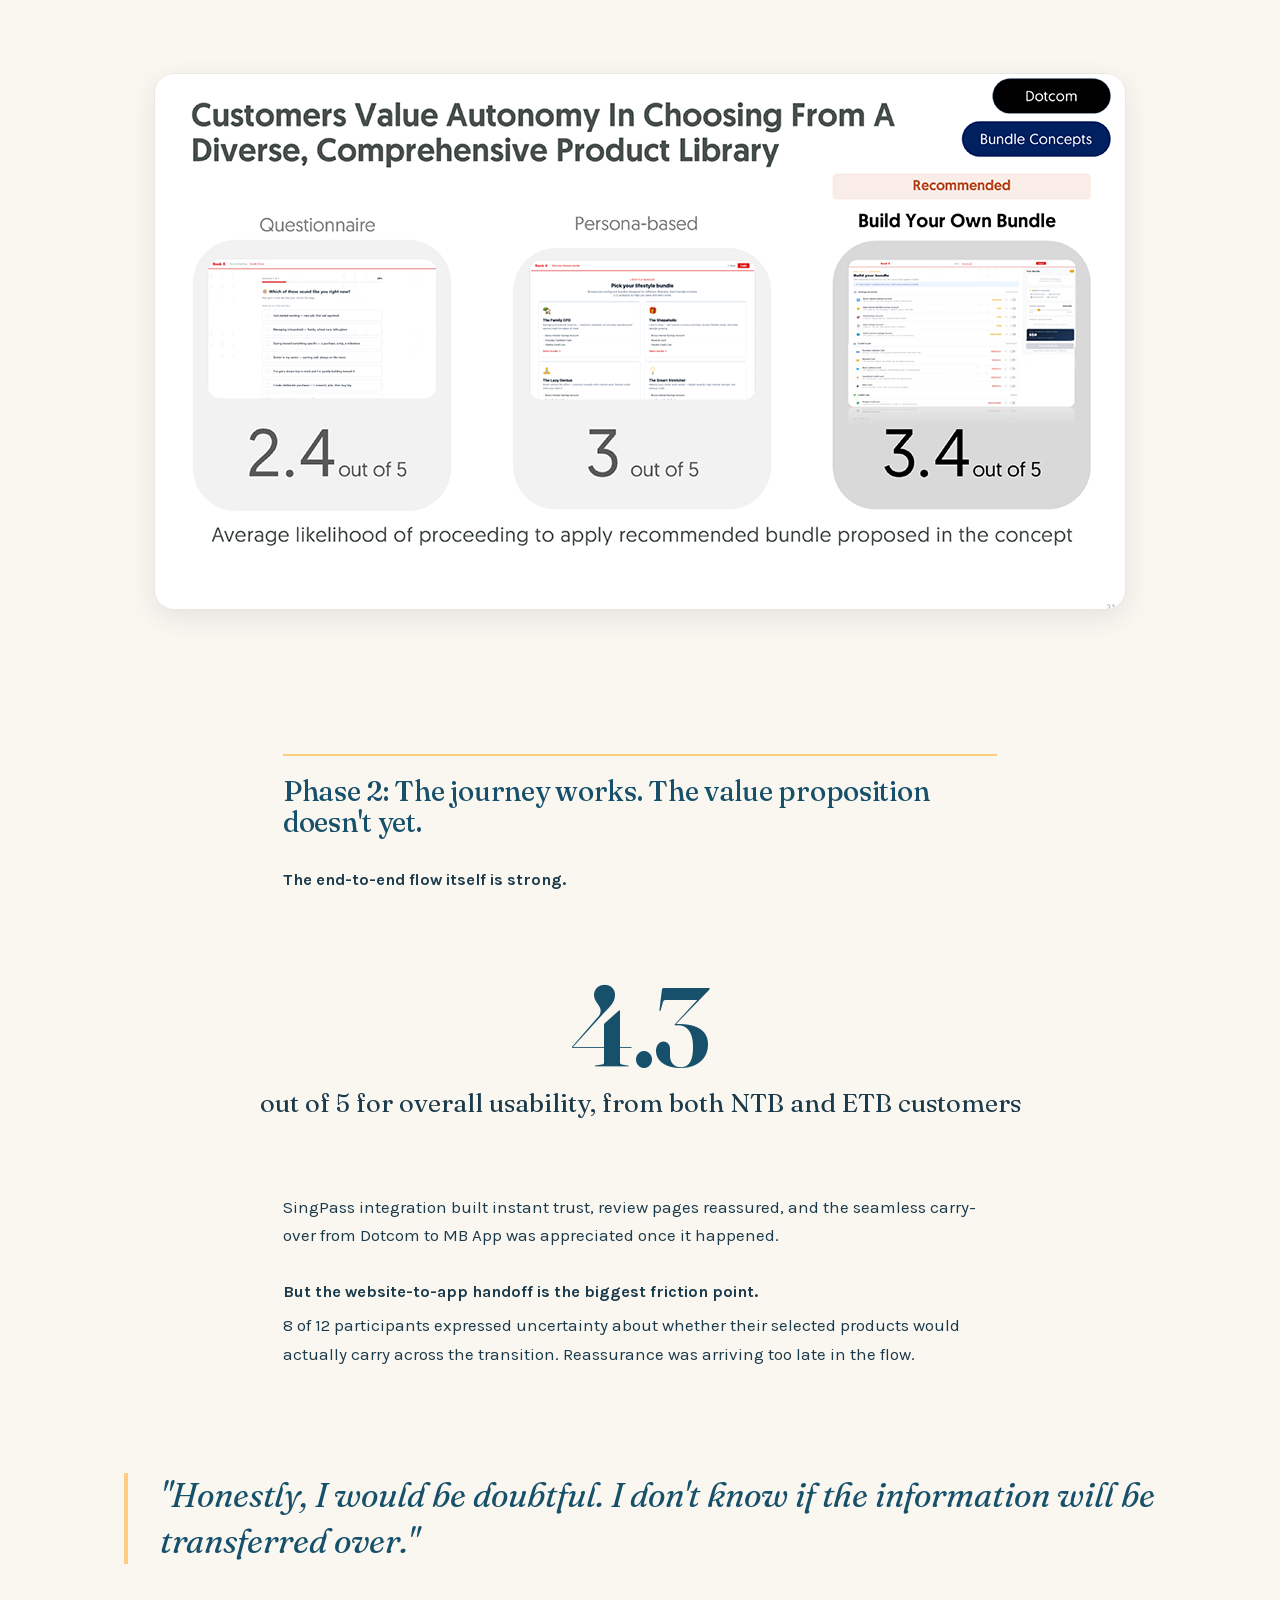
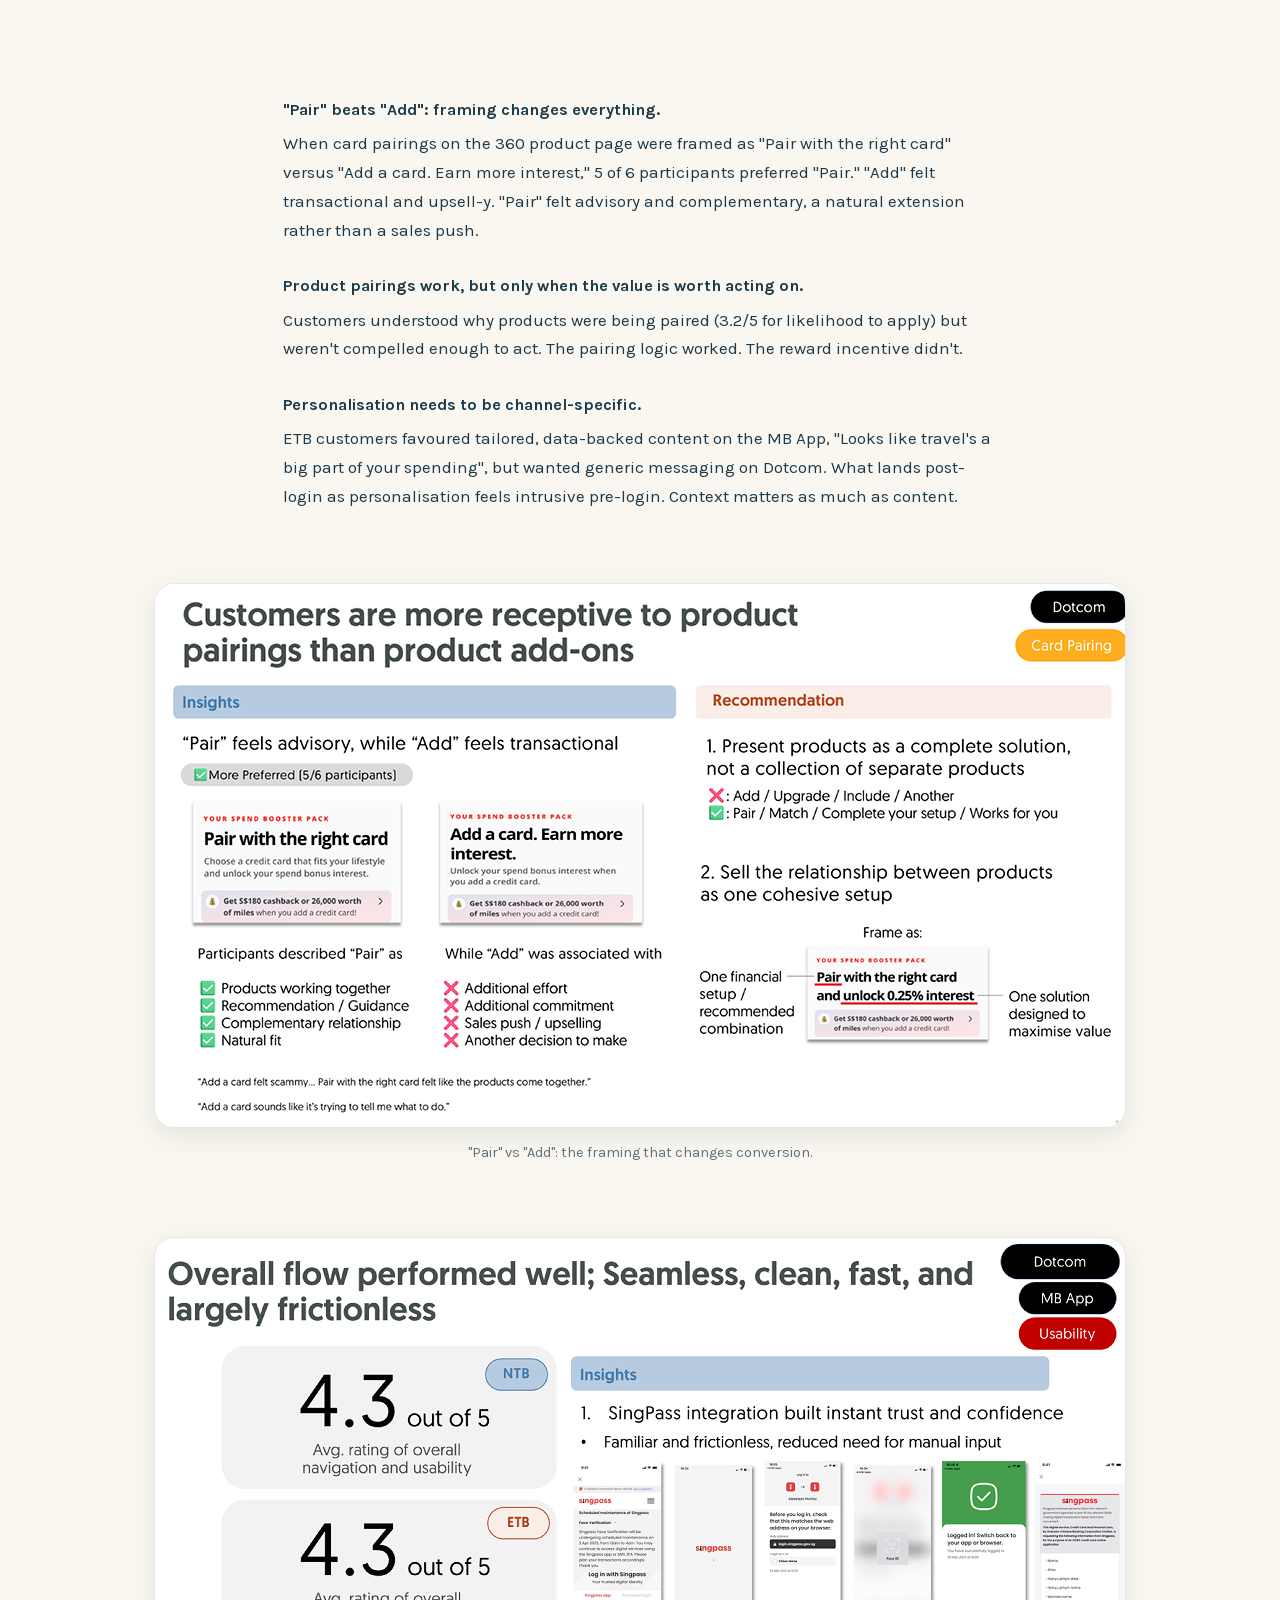
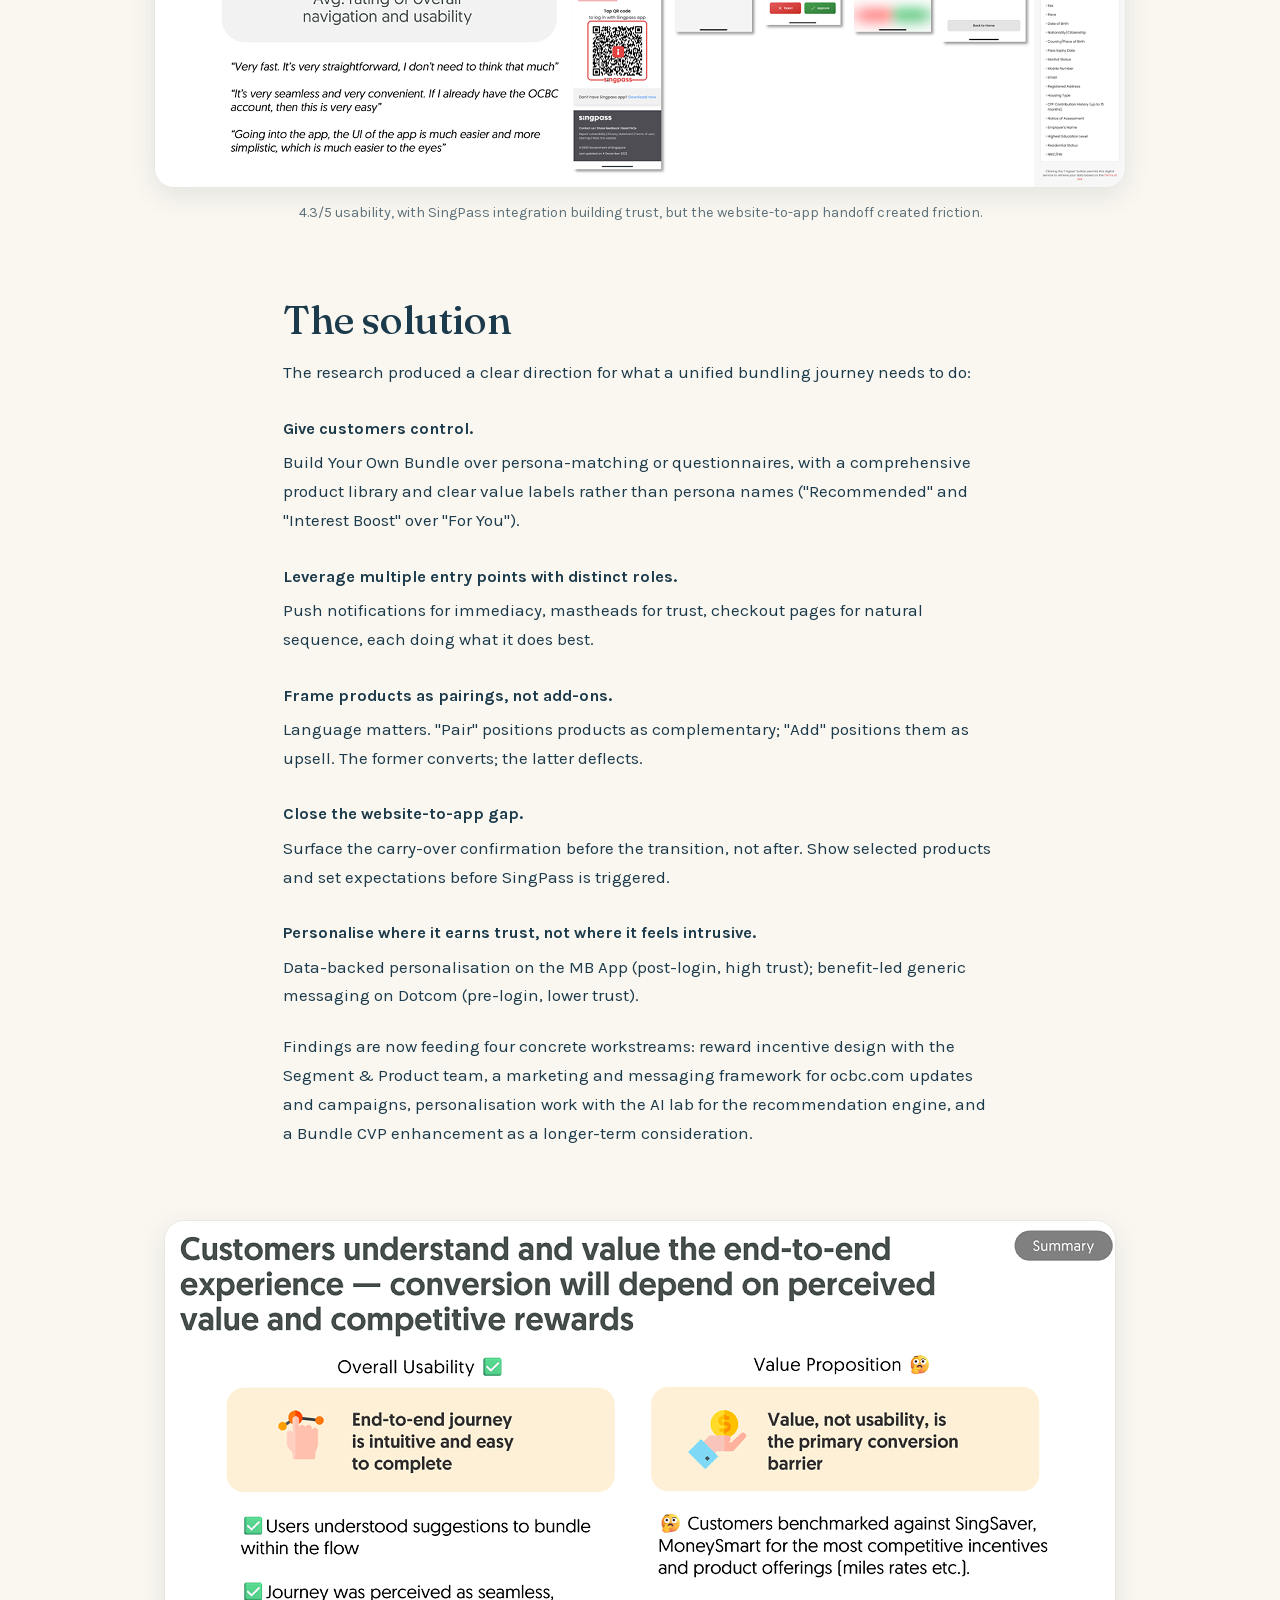
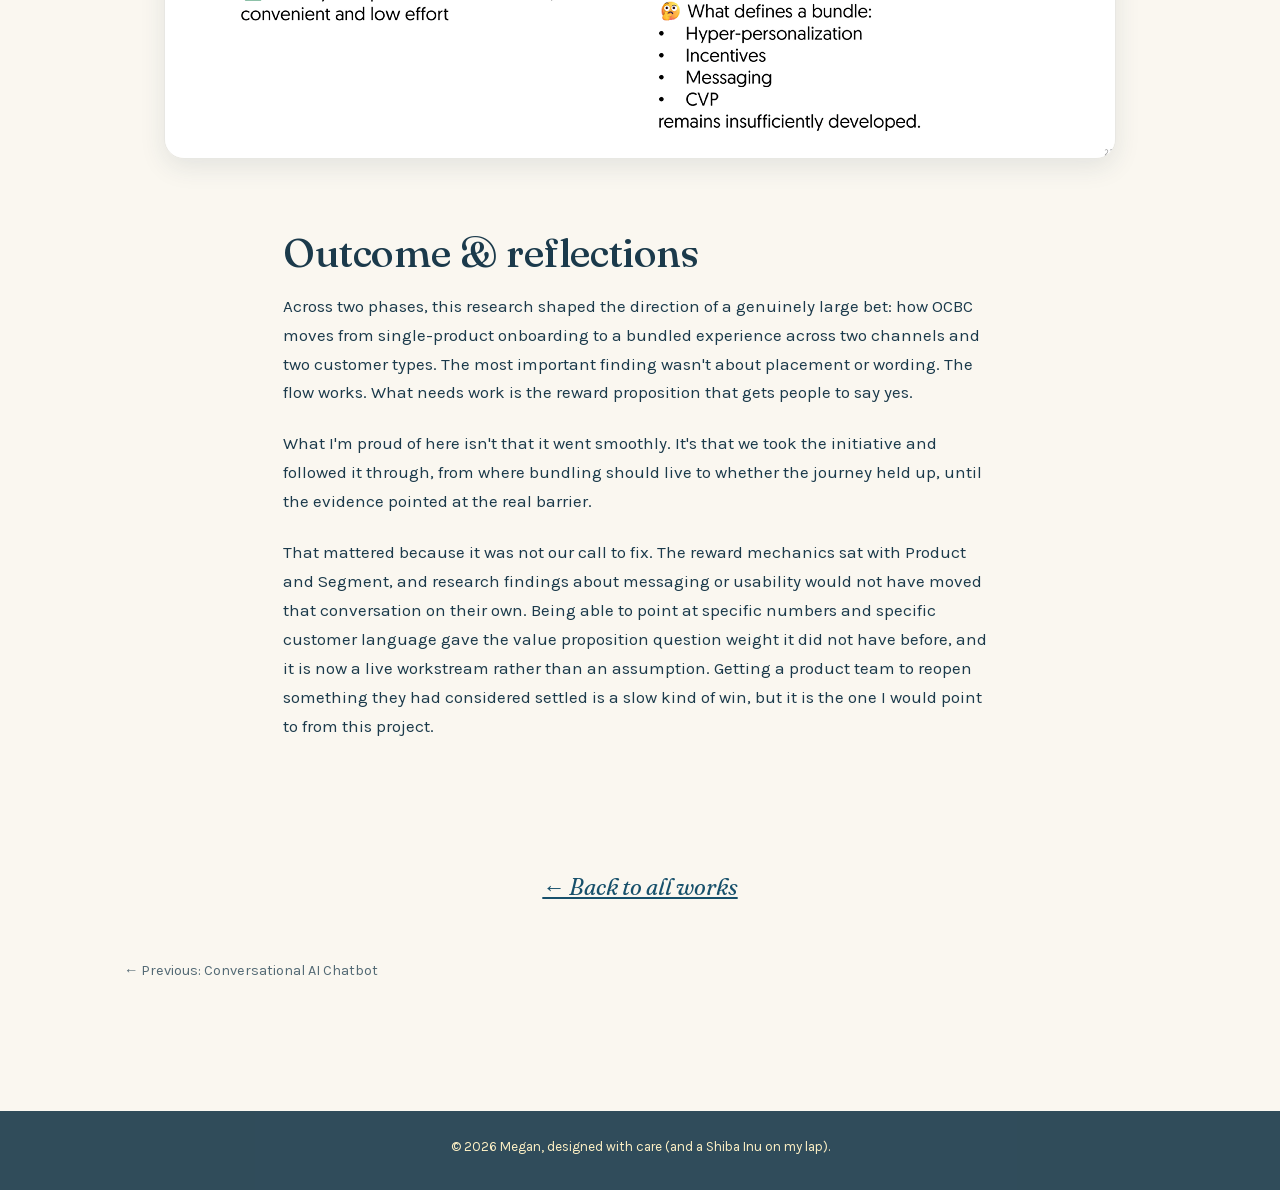
<file: project-3.html>
<!DOCTYPE html>
<html lang="en">
<head>
  <meta charset="UTF-8">
  <meta name="viewport" content="width=device-width, initial-scale=1.0">
  <!-- ✏️ EDIT: browser tab title for this project -->
  <title>Soft Bundling: A Unified Onboarding Journey | Megan Sim</title>
  <meta name="robots" content="noindex">
  <meta name="description" content="Two phases of research to help new and existing OCBC customers apply for multiple products in a single, seamless journey.">

  <!-- How the site looks when someone pastes a link into LinkedIn, Slack,
       WhatsApp or similar. ✏️ The preview picture is images/og-preview.png -->
  <meta property="og:type" content="article">
  <meta property="og:site_name" content="Megan Sim">
  <meta property="og:title" content="Soft Bundling: A Unified Onboarding Journey | Megan Sim">
  <meta property="og:description" content="Two phases of research to help new and existing OCBC customers apply for multiple products in a single, seamless journey.">
  <meta property="og:url" content="https://okbyemegs.github.io/portfolio/project-3.html">
  <meta property="og:image" content="https://okbyemegs.github.io/portfolio/images/og-preview.png">
  <meta property="og:image:width" content="1200">
  <meta property="og:image:height" content="630">
  <meta name="twitter:card" content="summary_large_image">
  <meta name="twitter:title" content="Soft Bundling: A Unified Onboarding Journey | Megan Sim">
  <meta name="twitter:description" content="Two phases of research to help new and existing OCBC customers apply for multiple products in a single, seamless journey.">
  <meta name="twitter:image" content="https://okbyemegs.github.io/portfolio/images/og-preview.png">

  <!-- Fonts: Fraunces (headings) + Karla (body) — free Google fonts,
       self-hosted in the fonts/ folder so they load fast and work offline -->
  <link rel="stylesheet" href="fonts/fonts.css?v=2026-10-04">

  <link rel="stylesheet" href="css/style.css?v=2026-10-04">
</head>
<body>

  <!-- NAVIGATION -->
  <nav class="site-nav site-nav--cream">
    <div class="container">
      <a class="nav-brand" href="index.html">Megan's Portfolio</a>
      <div class="nav-links">
        <a href="index.html#about">Info</a>
        <a href="index.html#works">Select Works</a>
      </div>
    </div>
  </nav>

  <!-- ======================================================================
       CASE STUDY HEADER — title, one-liner, metadata row
       ====================================================================== -->
  <header class="cs-header">
    <div class="container">
      <a class="back-link" href="index.html">← Back to home</a>

      <!-- ✏️ EDIT: project title -->
      <h1>Soft Bundling: A Unified <span class="accent">Onboarding Journey</span></h1>

      <!-- ✏️ EDIT: one-line description of the project -->
      <p class="cs-tagline">
        Two phases of research to help new and existing OCBC customers apply for
        multiple products in a single, seamless journey.
      </p>

      <!-- ✏️ EDIT: the metadata row -->
      <dl class="cs-meta">
        <div>
          <dt>Role</dt>
          <dd>UX Researcher (co-lead)</dd>
        </div>
        <div>
          <dt>Duration</dt>
          <dd>Mar – Jun 2026</dd>
        </div>
        <div>
          <dt>Type of Work</dt>
          <dd>Two-phase mixed-methods research</dd>
        </div>

        <!-- A footnote-style row under a dashed rule: extra context, not a
             fourth column. ✏️ Delete this whole block to remove it. -->
        <div class="cs-meta-extra">
          <dt>Cross-functional</dt>
          <dd>Segment &amp; Product · Marketing · AI Lab</dd>
        </div>
      </dl>
    </div>
  </header>

  <!-- ======================================================================
       CASE STUDY BODY — a flexible stack of blocks.

       ✏️ HOW TO EDIT THIS SECTION:
       Copy, paste, delete, or reorder these blocks freely — the layout
       will not break. The building blocks are:

       TEXT BLOCK (can hold <p>, <h3>, <h4>, <ul>, and pull quotes):
         <div class="cs-text">
           <h2>Section heading</h2>
           <h3 class="cs-phase">A sub-section heading</h3>
           <h4>A single finding</h4>
           <p>Your paragraph…</p>
         </div>

       EMPHASISED PANEL:  <p class="cs-callout">…</p>
       PULL QUOTE:        <blockquote class="cs-quote">…</blockquote>

       IMAGE BLOCK (add class "cs-image--narrow" for a smaller image).
       Every image is click-to-zoom automatically:
         <figure class="cs-image">
           <img src="images/your-image.png" alt="describe the image">
           <figcaption>Optional caption</figcaption>
         </figure>
       ====================================================================== -->
  <article class="case-study container">

    <!-- ============ THE HEADLINE RESULT, UP FRONT ============
         This project's proof is a finding rather than a figure, so it uses
         .cs-proof-statement in place of the big number the other two pages
         show — same panel, same weight on the page.
         ✏️ EDIT: the sentence below -->
    <div class="cs-proof">
      <p class="cs-proof-item">
        <span class="cs-proof-statement"><strong>Key finding:</strong> value proposition, not usability, was the primary barrier to adoption</span>
      </p>
    </div>

    <!-- ============ 1. THE CHALLENGE ============ -->
    <div class="cs-text">
      <h2>The challenge</h2>
      <p>OCBC's onboarding was built around single products. Someone opening a
        360 Account and someone applying for a 365 Credit Card went through two
        separate journeys, even though many customers wanted, and would benefit
        from, both. Everything beyond that specific pairing was even more
        disjointed.</p>
    </div>

    <!-- The framing question for the whole project -->
    <p class="cs-callout">
      How might we design a unified application journey that lets both
      new-to-bank (NTB) and existing-to-bank (ETB) customers apply for multiple
      products in a single, seamless process?
    </p>

    <div class="cs-text">
      <p>The scope was large: two channels (Dotcom and MB App), two customer
        types, and a set of decisions that touched everything from entry points to
        messaging to the end-to-end application flow. I co-led the research across
        both phases.</p>
    </div>

    <!-- ============ 2. RESEARCH & DISCOVERY ============ -->
    <div class="cs-text">
      <h2>Research &amp; discovery</h2>
      <p class="cs-lead">We ran this as two phases across four months.</p>

      <h4>Phase 1: Exploratory (Mar – Apr 2026)</h4>
      <p>Where should bundle discovery live, and which bundling concepts do
        customers actually want? We spoke to 23 customers across 3 segments (New to
        Workforce, Mature Working Adults, Young Senior), split by channel: NTB
        customers through focus group discussions on Dotcom, ETB customers through
        moderated lab interviews on the MB App. We tested three entry points per
        channel, then three bundle concepts (Questionnaire, Persona-based, and
        Build Your Own Bundle) to see what resonated.</p>

      <h4>Phase 2: Refinement (May – Jun 2026)</h4>
      <p>With direction set, Phase 2 zoomed in on the end-to-end application
        journey. We ran moderated lab interviews with 12 customers (6 NTB, 6 ETB),
        testing the pairings that had emerged as more natural fits: 360 Account with
        core cards for NTB, Global Savings Account with 90N and Rewards Card for
        ETB. Two research tracks ran in parallel: usability of the full
        website-to-app journey, and receptivity to product suggestions and value
        framing along the way.</p>

      <p>Across both phases, I co-designed the discussion guides and synthesis
        frameworks, moderated sessions both solo and alongside my co-lead, and
        contributed to synthesis and reporting.</p>
    </div>

    <!-- ============ 3. WHAT WE FOUND — two phases, two sub-sections ============ -->
    <div class="cs-text">
      <h2>What we found</h2>

      <!-- ---- Phase 1 ---- -->
      <h3 class="cs-phase">Phase 1: Three findings shaped everything after</h3>

      <h4>Control is the #1 driver of intent to apply.</h4>
      <p>Of three bundle concepts tested, Build Your Own Bundle scored 3.4/5,
        Persona-based 3, and Questionnaire 2.4, and 10 of 17 NTB customers ranked
        BYOB as their favourite. Customers wanted to build their own solutions, not
        have solutions built for them.</p>

      <h4>Entry points complement each other rather than compete.</h4>
      <p>Push notifications drove direct clicks. Mastheads carried post-login
        trust. Product checkout felt like the most natural sequence. Different
        customers converted through different points. The answer wasn't to pick
        one, but to leverage all three with distinct roles.</p>

      <h4>Personalised messaging is essential.</h4>
      <p>ETB customers rated interest in personalised bundles at 4/5. Generic
        messaging felt like ads. Specific, benefit-led, product-named messaging
        built trust.</p>
    </div>

    <blockquote class="cs-quote">
      "If the messaging is right, I'll apply."
    </blockquote>

    <figure class="cs-image">
      <!-- ✏️ REPLACE IMAGE: overwrite images/bundling-phase1-concepts.png -->
      <img src="images/bundling-phase1-concepts.png" width="970" height="535" loading="lazy" decoding="async" alt="Comparison of the three bundle concepts tested in Phase 1 and their scores">
    </figure>

    <div class="cs-text">
      <!-- ---- Phase 2 ---- -->
      <h3 class="cs-phase">Phase 2: The journey works. The value proposition doesn't yet.</h3>

      <h4>The end-to-end flow itself is strong.</h4>
    </div>

    <p class="cs-stat">
      <strong>4.3</strong>
      out of 5 for overall usability, from both NTB and ETB customers
    </p>

    <div class="cs-text">
      <p>SingPass integration built instant trust, review pages reassured, and the
        seamless carry-over from Dotcom to MB App was appreciated once it
        happened.</p>

      <h4>But the website-to-app handoff is the biggest friction point.</h4>
      <p>8 of 12 participants expressed uncertainty about whether their selected
        products would actually carry across the transition. Reassurance was
        arriving too late in the flow.</p>
    </div>

    <blockquote class="cs-quote">
      "Honestly, I would be doubtful. I don't know if the information will be
      transferred over."
    </blockquote>

    <div class="cs-text">
      <h4>"Pair" beats "Add": framing changes everything.</h4>
      <p>When card pairings on the 360 product page were framed as "Pair with the
        right card" versus "Add a card. Earn more interest," 5 of 6 participants
        preferred "Pair." "Add" felt transactional and upsell-y. "Pair" felt
        advisory and complementary, a natural extension rather than a sales push.</p>

      <h4>Product pairings work, but only when the value is worth acting on.</h4>
      <p>Customers understood why products were being paired (3.2/5 for likelihood
        to apply) but weren't compelled enough to act. The pairing logic worked. The
        reward incentive didn't.</p>

      <h4>Personalisation needs to be channel-specific.</h4>
      <p>ETB customers favoured tailored, data-backed content on the MB App,
        "Looks like travel's a big part of your spending", but wanted generic
        messaging on Dotcom. What lands post-login as personalisation feels
        intrusive pre-login. Context matters as much as content.</p>
    </div>

    <figure class="cs-image">
      <!-- ✏️ REPLACE IMAGE: overwrite images/bundling-pair-vs-add.png -->
      <img src="images/bundling-pair-vs-add.png" width="970" height="543" loading="lazy" decoding="async" alt="Side-by-side comparison of the Pair and Add framings on the 360 product page">
      <figcaption>"Pair" vs "Add": the framing that changes conversion.</figcaption>
    </figure>

    <figure class="cs-image">
      <!-- ✏️ REPLACE IMAGE: overwrite images/bundling-usability.png -->
      <img src="images/bundling-usability.png" width="970" height="549" loading="lazy" decoding="async" alt="Usability results across the end-to-end journey, highlighting the website-to-app handoff">
      <figcaption>4.3/5 usability, with SingPass integration building trust, but the website-to-app handoff created friction.</figcaption>
    </figure>

    <!-- ============ 4. THE SOLUTION ============ -->
    <div class="cs-text">
      <h2>The solution</h2>
      <p>The research produced a clear direction for what a unified bundling
        journey needs to do:</p>

      <h4>Give customers control.</h4>
      <p>Build Your Own Bundle over persona-matching or questionnaires, with a
        comprehensive product library and clear value labels rather than persona
        names ("Recommended" and "Interest Boost" over "For You").</p>

      <h4>Leverage multiple entry points with distinct roles.</h4>
      <p>Push notifications for immediacy, mastheads for trust, checkout pages for
        natural sequence, each doing what it does best.</p>

      <h4>Frame products as pairings, not add-ons.</h4>
      <p>Language matters. "Pair" positions products as complementary; "Add"
        positions them as upsell. The former converts; the latter deflects.</p>

      <h4>Close the website-to-app gap.</h4>
      <p>Surface the carry-over confirmation before the transition, not after.
        Show selected products and set expectations before SingPass is triggered.</p>

      <h4>Personalise where it earns trust, not where it feels intrusive.</h4>
      <p>Data-backed personalisation on the MB App (post-login, high trust);
        benefit-led generic messaging on Dotcom (pre-login, lower trust).</p>

      <p>Findings are now feeding four concrete workstreams: reward incentive
        design with the Segment &amp; Product team, a marketing and messaging
        framework for ocbc.com updates and campaigns, personalisation work with the
        AI lab for the recommendation engine, and a Bundle CVP enhancement as a
        longer-term consideration.</p>
    </div>

    <figure class="cs-image">
      <!-- ✏️ REPLACE IMAGE: overwrite images/bundling-next-steps.png -->
      <img src="images/bundling-next-steps.png" width="950" height="537" loading="lazy" decoding="async" alt="Summary of next steps and the recommended bundle journey">
    </figure>

    <!-- ============ 5. OUTCOME & REFLECTIONS ============ -->
    <div class="cs-text">
      <h2>Outcome &amp; reflections</h2>
      <p>Across two phases, this research shaped the direction of a genuinely
        large bet: how OCBC moves from single-product onboarding to a bundled
        experience across two channels and two customer types. The most important
        finding wasn't about placement or wording. The flow works. What needs work
        is the reward proposition that gets people to say yes.</p>
      <p>What I'm proud of here isn't that it went smoothly. It's that we took the
        initiative and followed it through, from where bundling should live to
        whether the journey held up, until the evidence pointed at the real
        barrier.</p>
      <p>That mattered because it was not our call to fix. The reward mechanics sat
        with Product and Segment, and research findings about messaging or usability
        would not have moved that conversation on their own. Being able to point at
        specific numbers and specific customer language gave the value proposition
        question weight it did not have before, and it is now a live workstream
        rather than an assumption. Getting a product team to reopen something they
        had considered settled is a slow kind of win, but it is the one I would
        point to from this project.</p>
    </div>

  </article>

  <!-- Link back home at the end of the story -->
  <div class="cs-footer">
    <a href="index.html#works">← Back to all works</a>
  </div>

  <!-- Small previous / next links between case studies -->
  <nav class="cs-pagenav" aria-label="Other projects">
    <a class="is-prev" href="project-2.html">← Previous: Conversational AI Chatbot</a>
  </nav>

  <footer class="site-footer">
    <p>© 2026 Megan, designed with care (and a Shiba Inu on my lap).</p>
  </footer>

  <script src="js/lightbox.js?v=2026-10-04"></script>
  <script src="js/sparkle.js?v=2026-10-04"></script>
</body>
</html>
</file>
<file: fonts/fonts.css>
/* ==========================================================================
   SELF-HOSTED FONTS — Fraunces (headings) + Karla (body)
   ==========================================================================
   Both are free fonts from Google Fonts (OFL licensed), saved locally in
   this folder so the site loads them instantly and works even offline.
   You shouldn't need to touch this file unless you swap fonts entirely.
   ========================================================================== */

@font-face {
  font-family: "Fraunces";
  font-style: normal;
  font-weight: 300 700;
  font-display: swap;
  src: url("fraunces.woff2") format("woff2");
}

@font-face {
  font-family: "Fraunces";
  font-style: italic;
  font-weight: 300 700;
  font-display: swap;
  src: url("fraunces-italic.woff2") format("woff2");
}

@font-face {
  font-family: "Karla";
  font-style: normal;
  font-weight: 400 700;
  font-display: swap;
  src: url("karla.woff2") format("woff2");
}

@font-face {
  font-family: "Karla";
  font-style: italic;
  font-weight: 400 700;
  font-display: swap;
  src: url("karla-italic.woff2") format("woff2");
}
</file>
<file: css/style.css>
/* ==========================================================================
   MEGAN'S PORTFOLIO — STYLESHEET
   ==========================================================================
   Everything visual lives in this one file.

   ✏️  WANT TO CHANGE COLOURS?  Edit the values in ":root" just below.
   ✏️  WANT TO CHANGE FONTS?    Fonts are loaded in the <head> of each HTML
                                file (Google Fonts). Swap the names there AND
                                in the two "font-family" lines below.
   ========================================================================== */

/* --------------------------------------------------------------------------
   1. COLOUR PALETTE & DESIGN TOKENS
   -------------------------------------------------------------------------- */
:root {
  /* ✏️ EDIT COLOURS HERE — the whole site updates automatically.
     All text/background pairings were checked against WCAG AA contrast —
     if you swap colours, keep text dark on the light backgrounds! */
  --blue:        #98CCDE;  /* medium blue — project page headers */
  --blue-light:  #ADD8E5;  /* light blue — About section */
  --cream:       #FFF1C1;  /* soft cream — hero and proof callouts */
  --yellow:      #FCE6A9;  /* warm cream-yellow — Other Fun Things bg */
  --orange-soft: #FFCC80;  /* soft orange — accents on navy sections/cards */
  --off-white:   #FAF7F0;  /* warm off-white — My Works bg, project pages */
  --white:       #ffffff;  /* pure white — My Works cards */
  --navy:        #1B3A4B;  /* deep navy — main text, dark sections */
  --navy-deep:   #12293A;
  --card-edge:   #E4DCC9;  /* warm hairline around the white work cards */  /* even darker navy, for hover states */
  --accent:      #17506B;  /* deep ocean blue — italic accents & links
                              (dark enough to read on every background) */

  /* Fonts (loaded via Google Fonts in each HTML file's <head>) */
  --font-heading: "Fraunces", Georgia, serif;
  --font-body:    "Karla", "Helvetica Neue", Arial, sans-serif;

  /* Spacing rhythm — bigger number = more breathing room */
  --section-pad: clamp(4.5rem, 10vw, 8.5rem);
  --side-pad:    clamp(1.25rem, 5vw, 4rem);
  --max-width:   1160px;
  /* Height of the sticky nav bar, measured. The sticky intro column on the
     homepage offsets itself by this so the two never overlap. */
  --nav-h:       69px;
}

/* --------------------------------------------------------------------------
   2. RESET & BASE
   -------------------------------------------------------------------------- */
*, *::before, *::after { box-sizing: border-box; margin: 0; padding: 0; }

html { scroll-behavior: smooth; }

body {
  font-family: var(--font-body);
  font-size: 1.0625rem;              /* 17px — comfy editorial body size */
  line-height: 1.7;
  color: var(--navy);
  background-color: var(--off-white);
  -webkit-font-smoothing: antialiased;
}

img { max-width: 100%; height: auto; display: block; }

h1, h2, h3 {
  font-family: var(--font-heading);
  font-weight: 480;
  line-height: 1.12;
  color: var(--navy);
  letter-spacing: -0.01em;
}

a { color: var(--accent); }

::selection { background: var(--navy); color: var(--cream); }

/* Shared centred column used by every section */
.container {
  max-width: var(--max-width);
  margin: 0 auto;
  padding-left: var(--side-pad);
  padding-right: var(--side-pad);
}

/* Small label that sits above section headings, e.g. "01 — About" */
.eyebrow {
  font-family: var(--font-body);
  font-size: 0.8125rem;
  font-weight: 700;
  letter-spacing: 0.18em;
  text-transform: uppercase;
  color: var(--navy);
  opacity: 0.85;   /* don't go lower — fails contrast on blue/orange sections */
  display: block;
  margin-bottom: 1.25rem;
}

.section-title {
  font-size: clamp(2.25rem, 5vw, 3.5rem);
  margin-bottom: clamp(1.5rem, 4vw, 2.75rem);
}

/* Italic accent — used for "Megan" in the hero and little flourishes */
.accent {
  font-style: italic;
  color: var(--accent);
}

/* --------------------------------------------------------------------------
   TICKLE EFFECT (hero) — styling hooks for js/tickle.js
   Words inside a "tickle-words" element become inline-blocks so they can
   rotate individually. The intensity knobs live at the top of js/tickle.js.
   -------------------------------------------------------------------------- */
.tickle, .tickle-unit { will-change: transform; }
.tickle-unit { display: inline-block; }

/* --------------------------------------------------------------------------
   STAR CURSOR & GLITTER TRAIL — styling for js/sparkle.js
   The star cursor itself and all the tuning knobs (star size, sparkle
   density, lifespan) live at the top of js/sparkle.js.
   -------------------------------------------------------------------------- */
#sparkle-layer {
  position: fixed;
  inset: 0;
  pointer-events: none;   /* sparkles never block clicks */
  z-index: 900;
  overflow: hidden;
}

.sparkle {
  position: absolute;
  /* four-point star shape */
  clip-path: polygon(50% 0, 61% 39%, 100% 50%, 61% 61%, 50% 100%, 39% 61%, 0 50%, 39% 39%);
  opacity: 0;
  will-change: transform, opacity;
  animation: sparkle-pop var(--life, 700ms) ease-out forwards;
}

@keyframes sparkle-pop {
  0%   { opacity: 0; transform: translate(0, 0) scale(0) rotate(0deg); }
  25%  { opacity: 1; transform: translate(calc(var(--dx) * 0.3), calc(var(--dy) * 0.3)) scale(1) rotate(25deg); }
  100% { opacity: 0; transform: translate(var(--dx), var(--dy)) scale(0.15) rotate(80deg); }
}

/* --------------------------------------------------------------------------
   3. NAVIGATION
   -------------------------------------------------------------------------- */
.site-nav {
  position: sticky;
  top: 0;
  z-index: 100;
  /* Fully opaque: the nav sits over the page as you scroll, so any
     transparency lets content show through and read as an overlap. */
  background: var(--cream);
  border-bottom: 1px solid rgba(27, 58, 75, 0.08);
}

.site-nav .container {
  display: flex;
  align-items: center;
  justify-content: space-between;
  padding-top: 1.1rem;
  padding-bottom: 1.1rem;
}

.nav-brand {
  font-family: var(--font-heading);
  font-style: italic;
  font-size: 1.2rem;
  font-weight: 560;
  text-decoration: none;
  color: var(--navy);
}

.nav-links { display: flex; gap: clamp(1.25rem, 4vw, 2.5rem); }

.nav-links a {
  font-size: 0.95rem;
  font-weight: 700;
  letter-spacing: 0.04em;
  text-decoration: none;
  color: var(--navy);
  border-bottom: 2px solid transparent;
  padding-bottom: 2px;
}

.nav-links a:hover { border-bottom-color: var(--navy); }

/* Project pages and the gallery get an off-white nav to match their body */
.site-nav--cream { background: var(--off-white); }

/* --------------------------------------------------------------------------
   4. HERO
   -------------------------------------------------------------------------- */
/* Restored from commit cb1adea — the sticky two-column top of the homepage. */
.intro-works {
  background: var(--cream);
  padding-top: clamp(1.75rem, 3.5vw, 2.75rem);
  padding-bottom: var(--section-pad);
}

/* Two columns: the intro on the left, the work cards on the right.
   "align-items: start" is what MAKES THE STICKY WORK — without it the left
   column is stretched to the full height of the row and has nothing to
   stick within. Don't remove it. */
.intro-works-grid {
  display: grid;
  grid-template-columns: 38fr 62fr;
  gap: clamp(2rem, 5vw, 4.5rem);
  align-items: start;
}

/* The intro stays put while the cards scroll past it. The offset clears the
   sticky nav bar above (--nav-h) plus a little breathing room. */
.intro-col {
  position: sticky;
  top: calc(var(--nav-h) + 1.5rem);
}

/* The three cards, stacked down the right-hand column, filling its width.
   NOTE ON SHARPNESS: at this width the cover images are displayed about
   593px wide. frank-card.jpg (806px) and bundling-card.jpg (682px) have
   the pixels for it; chatbot-card.jpg is only 375px wide and is stretched
   to fit, so it looks softer than the other two. Re-exporting that one
   cover at about 1200px wide is the fix. */
.works-stack {
  display: grid;
  gap: clamp(1.25rem, 2.5vw, 1.75rem);
}

/* "My works" is a column heading here, not a full-width section title, so
   it is set smaller and tighter than the ones further down the page. */
.works-col .section-title {
  font-size: clamp(1.6rem, 2.6vw, 2.1rem);
  margin-bottom: clamp(1rem, 2vw, 1.4rem);
}

.works-col .eyebrow { margin-bottom: 0.75rem; }

/* The jump link is only needed once the columns stack and the cards are no
   longer beside the text, so it is hidden while the split layout is on. */
.hero-jump { display: none; }

.hero-jump-arrow {
  display: inline-block;
  margin-left: 0.3rem;
  animation: hero-nudge 1.8s ease-in-out infinite;
}

@keyframes hero-nudge {
  0%, 100% { transform: translateY(0); }
  50%      { transform: translateY(4px); }
}

/* Anyone who has asked their system for less motion gets a still arrow. */
@media (prefers-reduced-motion: reduce) {
  .hero-jump-arrow { animation: none; }
}

/* The short role line above "Hi there, I am Megan."
   Kept small and quiet so the name still leads.
   ✏️ The margin below is the breathing room before the big heading —
      raise it to push them further apart. */
.hero-role {
  font-family: var(--font-body);
  font-size: clamp(0.9rem, 1.3vw, 1rem);
  font-weight: 700;
  line-height: 1.5;
  letter-spacing: 0.01em;
  color: var(--accent);
  max-width: 32em;
  margin-bottom: clamp(1.5rem, 3vw, 2.25rem);
}

.intro-col h1 {
  font-size: clamp(2.3rem, 4.2vw, 3.5rem);
  margin-bottom: 1.1rem;
}

.hero-intro {
  font-size: clamp(1.1rem, 2vw, 1.3rem);
  max-width: 34em;
  line-height: 1.75;
}

/* --------------------------------------------------------------------------
   METHOD PILLS — the little row of research methods under the hero text.
   Written as a plain list in index.html; the bullets are turned off here.
   The pills wrap onto as many lines as they need rather than shrinking, so
   they stay readable on every screen.
   -------------------------------------------------------------------------- */
.method-pills {
  list-style: none;
  display: flex;
  flex-wrap: wrap;
  gap: 0.5rem;
  margin-top: clamp(1.5rem, 3vw, 2rem);
}

.method-pills li {
  font-family: var(--font-body);
  font-size: 0.6875rem;
  font-weight: 700;
  letter-spacing: 0.1em;
  text-transform: uppercase;
  color: var(--navy);
  padding: 0.45rem 0.85rem;
  border-radius: 999px;
  /* A hairline edge so every pill reads as a shape. The cream pill is almost
     the same colour as the cream hero behind it, and without this it would
     look like floating text rather than a pill. */
  border: 1px solid rgba(27, 58, 75, 0.14);
}

/* ✏️ THE PILL COLOURS cycle through these four, in order, and then start
   over — so you never have to choose one when you add a pill. */
.method-pills li:nth-child(4n + 1) { background: var(--blue-light);  }
.method-pills li:nth-child(4n + 2) { background: var(--orange-soft); }
.method-pills li:nth-child(4n + 3) { background: var(--yellow);      }
.method-pills li:nth-child(4n + 4) { background: var(--blue);        }

/* --------------------------------------------------------------------------
   5. ABOUT ME
   -------------------------------------------------------------------------- */
/* Deliberately tighter than the other sections. This one is a heading, two
   short paragraphs and a small photo — the full --section-pad left it
   looking half empty.
   ✏️ Raise these two numbers to give the section more breathing room. */
.about {
  background: var(--blue-light);
  padding: clamp(3rem, 6vw, 5rem) 0 clamp(2.75rem, 5vw, 4rem);
}

/* Text on the left, a modest photo of Mieko on the right.
   The photo column is capped in rem (a fixed-ish width) rather than given a
   share of the row, so it stays a warm detail beside the copy instead of
   growing into a hero image on a wide screen. */
.about-layout {
  display: grid;
  grid-template-columns: minmax(0, 1fr) minmax(0, 15rem);
  gap: clamp(1.75rem, 4vw, 3.5rem);
  align-items: start;   /* photo starts level with the heading */
}

/* The heading sits inside the left column so the photo can start at the
   same height as it. Its usual large bottom margin is trimmed here — the
   paragraphs follow straight after. */
.about-col .section-title { margin-bottom: clamp(1rem, 2vw, 1.5rem); }

.about-body {
  max-width: 44em;
  font-size: clamp(1.05rem, 1.8vw, 1.2rem);
}

.about-body p + p { margin-top: 1.4em; }

.about-photo {
  margin: 0;
  max-width: 15rem;
}

.about-photo img {
  display: block;
  width: 100%;
  /* Portrait, so she reads as a photo beside the text rather than a banner.
     "crop-face" (further down this file) keeps her face in frame. */
  aspect-ratio: 4 / 5;
  object-fit: cover;
  border-radius: 1.25rem;
  box-shadow: 0 8px 26px rgba(27, 58, 75, 0.14);
}

.about-photo figcaption {
  margin-top: 0.6rem;
  font-size: 0.85rem;
  line-height: 1.45;
  font-style: italic;
  color: var(--navy);
  opacity: 0.85;   /* checked against the light blue — still passes AA */
}

/* --------------------------------------------------------------------------
   6. MY WORKS — the 3 project cards
   -------------------------------------------------------------------------- */
/* The whole card is one big link */
.work-card {
  display: block;
  text-decoration: none;
  color: var(--navy);
  border-radius: 1.25rem;
  overflow: hidden;
  background: var(--white);
  /* A warm hairline edge separates the white card from the off-white band */
  border: 1px solid var(--card-edge);
  box-shadow: 0 6px 20px rgba(27, 58, 75, 0.08);
  transition: transform 0.25s ease, box-shadow 0.25s ease;
}

.work-card:hover {
  transform: translateY(-6px);
  box-shadow: 0 18px 40px rgba(27, 58, 75, 0.18);
}

/* Cover image. On desktop this sits BESIDE the text in a portrait-shaped
   panel (see .work-card below), because every cover is a tall or square
   picture and a short wide slot was throwing most of each one away. */
.work-card img {
  width: 100%;
  height: 100%;
  aspect-ratio: 3 / 4;
  object-fit: cover;
}

/* A squarer panel for a cover that is itself nearly square. The default
   3:4 panel suits tall images; a square one would waste the tall ones but
   is right for this shape, so it is opt-in per image.
   ✏️ Add class="panel-square" to an <img> whose picture is being trimmed
      too much at the sides. */
.work-card img.panel-square { aspect-ratio: 1 / 1; }

/* Desktop: image on the left, words on the right. The card is only as tall
   as the picture, which is how it stays compact while showing much more of
   it than a cropped strip ever did.
   ✏️ Change "38%" to give the picture more or less of the card. */
@media (min-width: 901px) {
  .work-card {
    display: grid;
    grid-template-columns: 38% 1fr;
    align-items: stretch;
  }
  .work-card img { height: 100%; }
  .work-card-text { align-self: center; }
}

.work-card-text { padding: 0.9rem 1.15rem 1.1rem; }

/* The little label above each project title, e.g.
   "SHIPPED PRODUCT · 35% LIFT IN ACCOUNT OPENINGS".
   Deliberately small and quiet next to the title, but in the strong accent
   blue so it still registers at a glance. Small caps + wide letter-spacing
   is what makes it read as a label rather than a sentence.
   ✏️ Edit the words in index.html; edit the look here. */
.work-card-tag {
  display: block;
  font-family: var(--font-body);
  /* Sized so the longest tag ("Shipped product · 35% lift in account
     openings") stays on one line inside a card at every desktop width.
     The three cards get narrow on a small laptop, so the label shrinks a
     hair there and settles at its full size on a roomier screen.
     ✏️ If you write a longer tag it may wrap to two lines — either shorten
        the words or nudge the last number down a touch. */
  font-size: clamp(0.5rem, 0.39vw + 0.25rem, 0.5625rem);
  font-weight: 700;
  letter-spacing: 0.06em;
  text-transform: uppercase;
  line-height: 1.45;
  color: var(--accent);
  margin-bottom: 0.45rem;
  /* Stops the longest tag from breaking in an awkward place if it does
     ever wrap (on a phone, or if you write a longer one). */
  text-wrap: balance;
}

.work-card h3 {
  font-size: 1.15rem;
  line-height: 1.25;
  margin-bottom: 0.35rem;
}

.work-card p { font-size: 0.9rem; line-height: 1.5; opacity: 0.85; }

.work-card-more {
  display: inline-block;
  margin-top: 1rem;
  font-size: 0.85rem;
  font-weight: 700;
  letter-spacing: 0.08em;
  text-transform: uppercase;
  color: var(--accent);
}

/* --------------------------------------------------------------------------
   7. OTHER FUN THINGS
   -------------------------------------------------------------------------- */
/* Tighter than the other sections, so all four cards read as one grid */
.fun { background: var(--off-white); padding: clamp(2.75rem, 6vw, 4.25rem) 0; }

/* The container becomes the anchor the sticky note is positioned against. */
.fun .container { position: relative; }

/* "PS — this whole portfolio was vibe-coded with Claude Code too."
   A little sticky note tacked into the empty space beside the heading, in
   the soft orange so it lifts off the yellow section. It's an aside, so it
   sits well below body-text weight and never gets in the way.
   ✏️ To change the tilt, edit the rotate() below (try -2deg to -4deg).
   ✏️ To move it, nudge the "top" and "right" values. */
.fun-credit {
  position: absolute;
  top: 0.25rem;
  right: 0;
  max-width: 15rem;
  transform: rotate(-3deg);
  background: var(--orange-soft);
  color: var(--navy);
  font-size: 0.78rem;
  font-weight: 500;
  line-height: 1.45;
  padding: 0.55rem 0.85rem;
  border-radius: 0.5rem;
  box-shadow: 0 5px 14px rgba(27, 58, 75, 0.16);
  /* It's decoration, so it can never swallow a click meant for a card */
  pointer-events: none;
}

/* Three cards in a single row on desktop.
   ✏️ If you add a fourth card it will wrap onto a second row on its own —
      change the 3 below to 4 if you'd rather they all stayed in one line. */
.fun-grid {
  display: grid;
  grid-template-columns: repeat(3, 1fr);
  gap: clamp(1rem, 2vw, 1.5rem);
}

.fun-card {
  background: var(--navy);   /* inverted: dark cards on the light section */
  border-radius: 1.25rem;
  overflow: hidden;
}

/* SQUARE image area. These three images are a mix of orientations — two tall
   phone screenshots and a portrait photo of cookies — and a square is the
   shape that treats all of them least badly. A wide box used to slice the
   tall screenshots down to a thin, meaningless middle strip.
   Each image then picks its own anchor point with a crop- class below. */
.fun-card img {
  width: 100%;
  aspect-ratio: 1 / 1;
  object-fit: cover;
  object-position: center;   /* the default when no crop- class is set */
}

/* ------------------------------------------------------------------------
   CROP ANCHORS — which part of an image to keep when it has to be trimmed.
   Add one of these to an <img> as class="crop-top" etc.

   These are written as `img.crop-top` rather than plain `.crop-top` on
   purpose. CSS gives a rule more weight the more specific it is, and
   `.fun-card img` above is more specific than a lone class would be — so a
   plain `.crop-top` would quietly lose the argument and every image would
   stay centred. Naming the element here makes it win. Keep the `img.` bit.
   ------------------------------------------------------------------------ */

/* Keep the TOP of the image. For screenshots whose header, title bar or
   navigation would otherwise be sliced off. */
img.crop-top { object-position: top; }

/* Keep the upper-middle: shows the top of the image without pinning right
   to the very edge.
   ✏️ Lower the percentage to show more of the top, raise it to show more
      of the middle (0% = very top, 50% = dead centre) */
img.crop-upper { object-position: center 16%; }

/* Keep a face in frame on a tall photo — sits just above dead centre so a
   head near the top of the picture doesn't get trimmed.
   ✏️ Same idea as above: lower shows more of the top. */
img.crop-face { object-position: center 38%; }

/* The opposite of the crop- classes: show the WHOLE image, shrunk to fit,
   with nothing trimmed. Use this when an image is so much taller than its
   slot that any crop would cut off something that matters. The leftover
   space is filled with cream so it reads as a deliberate mat rather than
   a gap in the card.
   Nothing uses this at the moment — it's here for the next time an image
   won't survive a crop. Add class="fit-whole" to that <img>. */
img.fit-whole {
  object-fit: contain;
  background: var(--cream);
}

/* Three-across means each card is narrower, so the text is scaled down to
   match — tighter padding, a smaller heading that won't wrap awkwardly, and
   slightly smaller body copy. Together this keeps the section to about one
   screen. */
/* The little LIVE badge on the two projects that are online */
.live-pill {
  display: inline-block;
  vertical-align: middle;
  margin-left: 0.4rem;
  font-family: var(--font-body);
  font-size: 0.56rem;
  font-weight: 700;
  letter-spacing: 0.12em;
  text-transform: uppercase;
  color: var(--navy);
  background: var(--orange-soft);
  padding: 0.2rem 0.45rem;
  border-radius: 999px;
}

.fun-card-text { padding: 0.7rem 0.9rem 0.9rem; }

.fun-card h3 {
  font-size: 1rem;
  line-height: 1.3;
  margin-bottom: 0.25rem;
  color: var(--white);
}

.fun-card p { font-size: 0.85rem; line-height: 1.5; opacity: 0.9; color: var(--white); }

/* If you want to highlight a word inside a navy fun card, wrap it in
   <span class="accent"> — it turns soft orange there so it stays readable */
.fun-card .accent { color: var(--orange-soft); }

/* A fun card can also be a link out to a live project — write it as
   <a class="fun-card" href="..."> instead of <div class="fun-card"> */
a.fun-card {
  display: block;
  text-decoration: none;
  color: inherit;
  transition: transform 0.25s ease, box-shadow 0.25s ease;
}

a.fun-card:hover,
a.fun-card:focus-visible {
  transform: translateY(-6px);
  box-shadow: 0 18px 40px rgba(27, 58, 75, 0.25);
  outline: none;
}

/* The little "Try it out ↗" line at the bottom of a linked card */
.fun-card-link {
  display: inline-block;
  margin-top: 0.7rem;
  font-size: 0.8rem;
  font-weight: 700;
  letter-spacing: 0.08em;
  text-transform: uppercase;
  color: var(--orange-soft);
}

/* --------------------------------------------------------------------------
   8. CONTACT
   -------------------------------------------------------------------------- */
.contact {
  background: var(--navy);
  color: var(--cream);
  padding: var(--section-pad) 0;
  text-align: center;
}

.contact .eyebrow { color: var(--orange-soft); opacity: 0.9; }

/* On the dark navy background, accent words flip to soft orange so they stay readable */
.contact .accent { color: var(--orange-soft); }

.contact h2 {
  color: var(--cream);
  font-size: clamp(2.5rem, 6vw, 4.25rem);
  margin-bottom: 1.25rem;
}

.contact p {
  max-width: 32em;
  margin: 0 auto 2.5rem;
  opacity: 0.9;
}

.contact-email {
  display: inline-block;
  font-family: var(--font-heading);
  font-style: italic;
  font-size: clamp(1.3rem, 3.5vw, 2rem);
  color: var(--cream);
  text-decoration-thickness: 1.5px;
  text-underline-offset: 6px;
  margin-bottom: 2rem;
  overflow-wrap: anywhere;   /* long email never overflows on small phones */
}

.contact-email:hover { color: var(--orange-soft); }

.contact-links a {
  display: inline-block;
  font-weight: 700;
  letter-spacing: 0.06em;
  color: var(--cream);
  border: 1.5px solid var(--orange-soft);
  border-radius: 999px;
  padding: 0.8rem 1.8rem;
  text-decoration: none;
  margin: 0 0.4rem;
}

.contact-links a:hover { background: var(--navy-deep); }

/* --------------------------------------------------------------------------
   9. FOOTER
   -------------------------------------------------------------------------- */
.site-footer {
  background: var(--navy);
  color: var(--cream);
  text-align: center;
  font-size: 0.85rem;
  padding: 1.5rem var(--side-pad) 2rem;
  opacity: 0.9;
}

/* --------------------------------------------------------------------------
   10. PROJECT (CASE STUDY) PAGES
   --------------------------------------------------------------------------
   The body of a case study is just a stack of blocks inside <article
   class="case-study">. Each block is self-contained — copy, paste, delete
   or reorder them freely and the layout will not break:

     <div class="cs-text"> ...paragraphs... </div>       ← a text block
     <figure class="cs-image"> <img> <figcaption> </figure>   ← an image block

   Inside a text block you can also use:
     <p class="cs-lead">      a slightly larger opening line
     <h3>                     a sub-heading within a section
     <ul><li>                 a bulleted list
     <blockquote class="cs-quote">  a big offset pull quote
     <p class="cs-stat"><strong>35%</strong> increase …</p>   a headline number

   Every image is click-to-zoom automatically (see js/lightbox.js).
   -------------------------------------------------------------------------- */
.cs-header {
  background: var(--blue);
  padding: clamp(3rem, 7vw, 5.5rem) 0 clamp(3rem, 7vw, 5rem);
}

.back-link {
  display: inline-block;
  font-size: 0.9rem;
  font-weight: 700;
  letter-spacing: 0.05em;
  text-decoration: none;
  color: var(--navy);
  margin-bottom: 2.25rem;
}

.back-link:hover { text-decoration: underline; }

.cs-header h1 {
  font-size: clamp(2.5rem, 6vw, 4.5rem);
  margin-bottom: 1rem;
  max-width: 18em;
}

.cs-tagline {
  font-size: clamp(1.1rem, 2vw, 1.35rem);
  max-width: 36em;
  margin-bottom: 2.75rem;
}

/* The metadata row: Role / Duration / Type of work */
/* The Role / Duration / Type of Work row under each project title.
   This is a GRID rather than a flex row on purpose: a flex row sizes each
   column to its text, so one long entry (like a list of research methods)
   used to shove the last column onto a second line. A grid keeps all three
   side by side and wraps the long text inside its own column instead.
   ✏️ The "11rem" is the narrowest a column is allowed to get before the
      row stacks — raise it to stack sooner, lower it to stack later. */
.cs-meta {
  display: grid;
  grid-template-columns: repeat(auto-fit, minmax(11rem, 1fr));
  column-gap: clamp(1.5rem, 3vw, 3rem);
  row-gap: 1.5rem;                     /* only used if the row does stack */
  border-top: 1.5px solid var(--navy);
  padding-top: 1.5rem;
}

.cs-meta dt {
  font-size: 0.75rem;
  font-weight: 700;
  letter-spacing: 0.16em;
  text-transform: uppercase;
  opacity: 0.85;   /* don't go lower — fails contrast on the blue header */
  margin-bottom: 0.3rem;
}

.cs-meta dd { font-weight: 700; }

/* The "Cross-functional" line. It spans the full width under a dashed rule
   so it reads as extra context rather than a fourth equal column, and its
   label sits beside the value instead of above it. Only the Chatbot and
   Soft Bundling pages use it.
   ✏️ The dashed rule is deliberately lighter than the solid one above the
      metadata row — raise the 0.32 to make it more visible. */
.cs-meta-extra {
  grid-column: 1 / -1;
  display: flex;
  flex-wrap: wrap;
  align-items: baseline;
  gap: 0.3rem 1rem;
  border-top: 1.5px dashed rgba(27, 58, 75, 0.32);
  padding-top: 1.1rem;
  margin-top: 0.4rem;
}

/* the label keeps the small-caps styling it inherits from .cs-meta dt */
.cs-meta-extra dt { margin-bottom: 0; }

/* The flexible body.
   Only the top/bottom padding is set here — using the `padding` shorthand
   would wipe out the left/right padding this element inherits from
   .container, and the text would run right up to the screen edge on phones. */
.case-study {
  padding-top: var(--section-pad);
  padding-bottom: var(--section-pad);
  display: flex;
  flex-direction: column;
  gap: clamp(2.5rem, 6vw, 4.5rem);   /* space between every block */
}

.cs-text {
  max-width: 42em;                    /* comfortable reading measure */
  margin: 0 auto;
  width: 100%;
}

.cs-text h2 {
  font-size: clamp(1.75rem, 3.5vw, 2.5rem);
  margin-bottom: 1rem;
}

.cs-text p + p { margin-top: 1.3em; }

/* Sub-heading inside a section, e.g. naming one of two key changes */
.cs-text h3 {
  font-size: clamp(1.15rem, 2vw, 1.4rem);
  margin-top: 1.8em;
  margin-bottom: 0.5rem;
}

.cs-text h3 + p { margin-top: 0; }

/* Phase / sub-section heading, for a findings section long enough to split
   in two — <h3 class="cs-phase">. Sits between an <h2> and the points below. */
.cs-text h3.cs-phase {
  font-size: clamp(1.3rem, 2.6vw, 1.75rem);
  color: var(--accent);
  border-top: 2px solid var(--orange-soft);
  padding-top: 1.2rem;
  margin-top: 2.6em;
}

/* A single finding or recommendation: the bold lead-in above its paragraph */
.cs-text h4 {
  font-family: var(--font-body);
  font-size: 1.02rem;
  font-weight: 700;
  margin-top: 1.7em;
  margin-bottom: 0.35rem;
}

.cs-text h4 + p { margin-top: 0; }

/* Emphasised statement panel — <p class="cs-callout">…</p>
   Good for a "How might we…" framing or a headline takeaway. */
.cs-callout {
  max-width: 46em;
  margin: 0 auto;
  width: 100%;
  background: var(--blue-light);
  border-radius: 1.25rem;
  padding: clamp(1.5rem, 4vw, 2.25rem) clamp(1.5rem, 4vw, 2.5rem);
  font-family: var(--font-heading);
  font-size: clamp(1.15rem, 2.5vw, 1.6rem);
  line-height: 1.4;
  color: var(--navy);
}

/* --------------------------------------------------------------------------
   PROOF CALLOUT — the headline result, shown near the top of a project page
   just under the Role / Duration / Type of Work row.

   It's a preview of the strongest evidence, so a visitor sees what the work
   achieved before reading a word of the story. The fuller version still
   lives down in Outcome & Reflections.

   Three shapes, all sharing one look:

   ONE NUMBER
     <div class="cs-proof">
       <p class="cs-proof-item">
         <span class="cs-proof-num">35%</span>
         <span class="cs-proof-label">increase in account openings…</span>
       </p>
     </div>

   TWO NUMBERS SIDE BY SIDE — just add a second .cs-proof-item; they sit
   side by side on a wide screen and stack on a phone all by themselves.

   A FINDING INSTEAD OF A NUMBER — swap .cs-proof-num for
   .cs-proof-statement and write the sentence in it.
   -------------------------------------------------------------------------- */
/* When the proof callout is the first thing in the body, the page pulls its
   normal big top padding in, so the callout sits close under the metadata
   row and reads as part of the header rather than floating on its own.
   (":has(...)" just means "when this contains that".) */
.case-study:has(> .cs-proof:first-child) {
  padding-top: clamp(1rem, 2vw, 1.5rem);
}

.cs-proof {
  max-width: 46em;
  margin: 0 auto;
  width: 100%;
  background: var(--cream);
  border-radius: 1.25rem;
  padding: clamp(1.5rem, 4vw, 2.25rem) clamp(1.5rem, 4vw, 2.5rem);
  display: grid;
  /* one column becomes two only when there's room for both */
  grid-template-columns: repeat(auto-fit, minmax(13rem, 1fr));
  gap: clamp(1.5rem, 3vw, 2.5rem);
  text-align: center;
}

.cs-proof-item { margin: 0; }

/* The big number */
.cs-proof-num {
  display: block;
  font-family: var(--font-heading);
  font-size: clamp(2.75rem, 6.5vw, 4.25rem);
  font-weight: 600;
  line-height: 1;
  letter-spacing: -0.02em;
  color: var(--accent);
  margin-bottom: 0.4rem;
}

/* The short line underneath it */
.cs-proof-label {
  display: block;
  font-size: clamp(0.9rem, 1.5vw, 1rem);
  line-height: 1.45;
  color: var(--navy);
}

/* Used instead of a number when the proof is a finding, not a figure.
   Sized to carry the same weight on the page as the big numbers do. */
.cs-proof-statement {
  display: block;
  font-family: var(--font-heading);
  font-size: clamp(1.3rem, 3vw, 1.9rem);
  font-weight: 600;
  line-height: 1.3;
  color: var(--accent);
  text-wrap: balance;
}

/* Small muted aside, e.g. "(theme names in progress)" */
.cs-muted {
  font-size: 0.9rem;
  font-style: italic;
  opacity: 0.7;
}

/* A row of headline figures — <ul class="cs-figures"> with
   <li><b>958</b><span>what it counts</span></li> */
.cs-figures {
  list-style: none;
  max-width: 42em;
  margin: 0 auto;
  width: 100%;
  padding: 0;
}

.cs-figures li {
  display: flex;
  gap: clamp(1rem, 3vw, 1.75rem);
  align-items: baseline;
  padding: 0.85rem 0;
  border-bottom: 1px solid rgba(27, 58, 75, 0.15);
}

.cs-figures b {
  font-family: var(--font-heading);
  font-size: clamp(1.9rem, 4.5vw, 2.8rem);
  font-weight: 600;
  line-height: 1;
  color: var(--accent);
  min-width: 3.5em;
  text-align: right;
  flex-shrink: 0;
}

/* A data table. Wrap it so long tables scroll inside themselves on phones
   instead of stretching the page:
     <div class="cs-table-wrap"><table class="cs-table"> … </table></div>
   Add class="is-key" to any <tr> you want to stand out. */
.cs-table-wrap {
  max-width: 42em;
  margin: 0 auto;
  width: 100%;
  overflow-x: auto;
}

.cs-table {
  border-collapse: collapse;
  width: 100%;
  min-width: 30rem;
  font-size: 0.97rem;
}

.cs-table th,
.cs-table td {
  text-align: left;
  vertical-align: top;
  padding: 0.8rem 0.9rem;
}

.cs-table th {
  font-family: var(--font-body);
  font-size: 0.75rem;
  font-weight: 700;
  letter-spacing: 0.14em;
  text-transform: uppercase;
  opacity: 0.85;
  border-bottom: 1.5px solid var(--navy);
}

.cs-table td { border-bottom: 1px solid rgba(27, 58, 75, 0.15); }

/* The rows that carry the finding */
.cs-table tbody tr.is-key { background: var(--blue-light); }
.cs-table tbody tr.is-key td { font-weight: 700; }

/* Slightly larger opening line — add class="cs-lead" to a <p> */
.cs-lead {
  font-size: clamp(1.15rem, 2.2vw, 1.45rem);
  line-height: 1.6;
  font-family: var(--font-heading);
  margin-bottom: 0.4em;
}

/* Bulleted list inside a text block */
.cs-text ul {
  list-style: none;
  margin: 1.3em 0 0;
  padding: 0;
}

.cs-text li {
  position: relative;
  padding-left: 1.6rem;
  margin-bottom: 0.9em;
}

/* little diamond marker instead of a plain bullet */
.cs-text li::before {
  content: "◆";
  position: absolute;
  left: 0;
  top: -0.05em;
  font-size: 0.7em;
  color: var(--accent);
}

/* Big offset pull quote — <blockquote class="cs-quote"> */
.cs-quote {
  max-width: 46em;
  margin: clamp(1rem, 3vw, 2rem) auto;
  padding-left: clamp(1rem, 3vw, 2rem);
  border-left: 4px solid var(--orange-soft);
  font-family: var(--font-heading);
  font-style: italic;
  font-size: clamp(1.4rem, 3.2vw, 2.1rem);
  line-height: 1.35;
  color: var(--accent);
}

/* Headline number — <p class="cs-stat"><strong>35%</strong> the rest…</p> */
.cs-stat {
  max-width: 42em;
  margin: 0 auto;
  width: 100%;
  text-align: center;
  font-family: var(--font-heading);
  font-size: clamp(1.2rem, 2.4vw, 1.6rem);
  line-height: 1.3;
}

.cs-stat strong {
  display: block;
  font-size: clamp(3.5rem, 12vw, 7rem);
  font-weight: 600;
  line-height: 1;
  letter-spacing: -0.02em;
  color: var(--accent);
  margin-bottom: 0.25rem;
}

.cs-image { margin: 0; }

.cs-image img {
  /* Fills the column, but never stretches past the image file's real size —
     a small image stays sharp and centres itself instead of going blurry. */
  width: auto;
  max-width: 100%;
  margin: 0 auto;
  border-radius: 1.25rem;
  /* soft shadow + hairline edge so images sit on the page, not float */
  box-shadow: 0 8px 26px rgba(27, 58, 75, 0.10);
  border: 1px solid rgba(27, 58, 75, 0.08);
}

.cs-image figcaption {
  font-size: 0.9rem;
  opacity: 0.7;
  margin-top: 0.8rem;
  text-align: center;
}

/* Every case-study image is click-to-zoom; js/lightbox.js adds this class.
   The hover lift is the affordance that says "this opens bigger". */
.zoomable { transition: box-shadow 0.25s ease, transform 0.25s ease; }

.zoomable:hover,
.zoomable:focus-visible {
  transform: translateY(-3px);
  box-shadow: 0 14px 34px rgba(27, 58, 75, 0.20);
  outline: none;
}

/* --------------------------------------------------------------------------
   CAROUSEL — for a set of slides in one image block (js/carousel.js)
   Add `data-carousel` to a <figure class="cs-image"> holding several <img>s.
   -------------------------------------------------------------------------- */
.carousel-viewport {
  display: flex;
  overflow-x: auto;
  scroll-snap-type: x mandatory;
  scroll-behavior: smooth;
  /* fixed box, so the page never jumps as slides change */
  aspect-ratio: 16 / 9;
  border-radius: 1.25rem;
  border: 1px solid rgba(27, 58, 75, 0.08);
  box-shadow: 0 8px 26px rgba(27, 58, 75, 0.10);
  background: var(--white);
  scrollbar-width: none;          /* Firefox */
  -ms-overflow-style: none;       /* old Edge */
}

.carousel-viewport::-webkit-scrollbar { display: none; }

.carousel-viewport:focus-visible {
  outline: 2px solid var(--accent);
  outline-offset: 3px;
}

/* Each slide fills the box and letterboxes rather than cropping */
.carousel-viewport img {
  flex: 0 0 100%;
  width: 100%;
  height: 100%;
  object-fit: contain;
  scroll-snap-align: center;
  margin: 0;
  border: none;
  border-radius: 0;
  box-shadow: none;
  background: var(--white);
}

/* the hover lift belongs to the whole box, not the individual slide */
.carousel-viewport img.zoomable:hover,
.carousel-viewport img.zoomable:focus-visible { transform: none; box-shadow: none; }

.carousel-controls {
  display: flex;
  align-items: center;
  justify-content: center;
  flex-wrap: wrap;
  gap: 0.9rem;
  margin-top: 0.9rem;
}

.carousel-btn {
  width: 2.4rem;
  height: 2.4rem;
  display: grid;
  place-items: center;
  flex-shrink: 0;
  font: inherit;
  font-size: 1rem;
  color: var(--navy);
  background: transparent;
  border: 1.5px solid var(--navy);
  border-radius: 999px;
  cursor: pointer;
}

.carousel-btn:hover:not(:disabled) { background: var(--navy); color: var(--off-white); }
.carousel-btn:disabled { opacity: 0.3; cursor: default; }

.carousel-dots { display: flex; align-items: center; gap: 0.5rem; }

.carousel-dot {
  width: 0.62rem;
  height: 0.62rem;
  padding: 0;
  background: transparent;
  border: 1.5px solid var(--navy);
  border-radius: 999px;
  cursor: pointer;
}

.carousel-dot[aria-current="true"] { background: var(--navy); }

.carousel-btn:focus-visible,
.carousel-dot:focus-visible {
  outline: 2px solid var(--accent);
  outline-offset: 3px;
}

.carousel-count {
  font-size: 0.85rem;
  opacity: 0.75;
  font-variant-numeric: tabular-nums;
}

/* --------------------------------------------------------------------------
   LIGHTBOX — the full-size image overlay (js/lightbox.js)
   -------------------------------------------------------------------------- */
#lightbox {
  position: fixed;
  inset: 0;
  z-index: 1000;
  display: none;
  align-items: center;
  justify-content: center;
  padding: clamp(1rem, 4vw, 3rem);
  background: rgba(18, 41, 58, 0.94);
}

#lightbox.is-open { display: flex; }

#lightbox img {
  max-width: 100%;
  max-height: 82vh;
  width: auto;
  border-radius: 0.75rem;
  background: var(--white);
}

.lightbox-bar {
  position: absolute;
  top: clamp(0.75rem, 3vw, 1.5rem);
  right: clamp(0.75rem, 3vw, 1.5rem);
  display: flex;
  align-items: center;
  gap: 0.75rem;
}

.lightbox-bar a,
.lightbox-bar button {
  font-family: var(--font-body);
  font-size: 0.9rem;
  font-weight: 700;
  color: var(--cream);
  background: transparent;
  border: 1.5px solid var(--orange-soft);
  border-radius: 999px;
  padding: 0.5rem 1.1rem;
  text-decoration: none;
  cursor: pointer;
}

.lightbox-bar a:hover,
.lightbox-bar button:hover { background: rgba(255, 204, 128, 0.22); }

.lightbox-count {
  font-size: 0.9rem;
  color: var(--cream);
  opacity: 0.85;
  font-variant-numeric: tabular-nums;
}

/* Previous / next arrows, shown only when browsing a set */
.lightbox-nav {
  position: absolute;
  top: 50%;
  transform: translateY(-50%);
  width: 2.9rem;
  height: 2.9rem;
  display: grid;
  place-items: center;
  font: inherit;
  font-size: 1.1rem;
  color: var(--cream);
  background: rgba(18, 41, 58, 0.6);
  border: 1.5px solid var(--orange-soft);
  border-radius: 999px;
  cursor: pointer;
}

.lightbox-nav:hover { background: rgba(255, 204, 128, 0.28); }
.lightbox-nav[hidden] { display: none; }
.lightbox-nav.is-prev { left: clamp(0.5rem, 2vw, 1.5rem); }
.lightbox-nav.is-next { right: clamp(0.5rem, 2vw, 1.5rem); }

.lightbox-bar a:focus-visible,
.lightbox-bar button:focus-visible,
.lightbox-nav:focus-visible {
  outline: 2px solid var(--orange-soft);
  outline-offset: 3px;
}

/* caption repeated under the enlarged image */
.lightbox-caption {
  position: absolute;
  bottom: clamp(0.75rem, 3vw, 1.75rem);
  left: 50%;
  transform: translateX(-50%);
  max-width: 46em;
  width: calc(100% - 3rem);
  text-align: center;
  font-size: 0.9rem;
  color: var(--cream);
  opacity: 0.85;
}

/* Optional narrower image — add class "cs-image--narrow" to the <figure> */
.cs-image--narrow {
  max-width: 42rem;
  margin: 0 auto;
  width: 100%;
}

/* For a tall phone screenshot — add class "cs-image--portrait" to the
   <figure>. Keeps it roughly phone-width and centred, so it sits in the
   reading column instead of towering over it. Still click-to-zoom. */
.cs-image--portrait {
  max-width: 20rem;
  margin: 0 auto;
  width: 100%;
}

/* The main "back to all works" exit at the end of a case study */
.cs-footer {
  text-align: center;
  padding-bottom: clamp(2rem, 5vw, 3.25rem);
}

.cs-footer a {
  font-family: var(--font-heading);
  font-style: italic;
  font-size: 1.4rem;
  color: var(--accent);
}

/* Small, muted previous / next links between case studies.
   Deliberately quiet — "back to all works" above stays the primary exit. */
.cs-pagenav {
  display: flex;
  flex-wrap: wrap;
  gap: 1rem;
  max-width: var(--max-width);
  margin: 0 auto;
  padding: 0 var(--side-pad) var(--section-pad);
  font-size: 0.9rem;
}

.cs-pagenav a {
  color: var(--navy);
  opacity: 0.75;
  text-decoration: none;
}

.cs-pagenav a:hover,
.cs-pagenav a:focus-visible { opacity: 1; text-decoration: underline; }

/* Next always sits on the right, even when there's no Previous beside it */
.cs-pagenav .is-next { margin-left: auto; text-align: right; }

/* --------------------------------------------------------------------------
   PHOTO GALLERY (food.html) — a light, personal page, not a case study
   -------------------------------------------------------------------------- */
/* A warmer header, so the gallery feels like part of "Life outside the
   Figma file" rather than another project page. Shorter than a case-study
   header too, since there is no metadata row under it. */
.cs-header--warm {
  background: var(--yellow);
  padding: clamp(2rem, 5vw, 3.25rem) 0 clamp(1.75rem, 4vw, 2.5rem);
}

/* On a project page the tagline needs a gap under it to clear the
   Role / Duration / Type of Work row. The gallery page has no such row, so
   that gap would just be dead space above the photos — remove it here. */
.cs-header--warm .cs-tagline { margin-bottom: 0; }

.gallery-intro {
  padding-top: clamp(3rem, 7vw, 4.5rem);
}

.gallery-intro p {
  font-size: clamp(1.1rem, 2vw, 1.3rem);
  max-width: 34em;
}

/* 3 columns on desktop, 2 on tablet, 1 on phones (see the media queries
   at the bottom of this file). Square tiles keep the grid tidy whether a
   photo is portrait or landscape — the lightbox shows the full image. */
.food-grid {
  display: grid;
  /* 4 across gives two clean rows for eight photos */
  grid-template-columns: repeat(4, 1fr);
  gap: clamp(1rem, 2vw, 1.5rem);
  padding: clamp(1.5rem, 3vw, 2.25rem) 0 clamp(3rem, 7vw, 5rem);
}

.food-grid figure { margin: 0; }

.food-grid img {
  width: 100%;
  aspect-ratio: 1 / 1;
  object-fit: cover;              /* tidy tiles; nothing is cropped in the lightbox */
  border-radius: 1.25rem;
  border: 1px solid rgba(27, 58, 75, 0.08);
  box-shadow: 0 8px 26px rgba(27, 58, 75, 0.10);
}

/* --------------------------------------------------------------------------
   11. RESPONSIVE — tablets & phones
   -------------------------------------------------------------------------- */
@media (max-width: 900px) {
  /* The two homepage columns stack: intro first, then the work cards.
     The intro stops sticking, and the jump link appears because the cards
     are no longer sitting beside the text. */
  .intro-works-grid { grid-template-columns: 1fr; gap: clamp(1.75rem, 5vw, 2.5rem); }
  /* Stacked card: the picture sits on top again, but keeps the same
     portrait window as the desktop layout — a shallower one was throwing
     away most of these tall covers. The stack is capped so a card cannot
     grow wider than the smallest cover on the page. */
  .works-stack { max-width: 23rem; margin: 0 auto; }
  .work-card img { height: auto; }
  .intro-col { position: static; top: auto; }
  .hero-jump { display: inline-block; }

  .food-grid { grid-template-columns: repeat(2, 1fr); }   /* tablet */
  .fun-grid { grid-template-columns: repeat(2, 1fr); }    /* tablet */
  /* NOTE: the fun cards deliberately keep their 1:1 square image here.
     A short, wide box used to be forced on narrow screens, but that sliced
     the tall screenshots down to an unreadable strip — the crop matters
     more than the extra height. */
  /* The portrait drops below the About Me text and centres itself */
  .about-layout { grid-template-columns: 1fr; }
  .about-photo { max-width: 16rem; margin-top: 0.5rem; }
}

@media (max-width: 640px) {
  .fun-grid { grid-template-columns: 1fr; }
  .food-grid { grid-template-columns: 1fr; }              /* phone */
  .cs-meta { grid-template-columns: 1fr; row-gap: 1.25rem; }  /* one per line */
  .contact-links a { margin: 0.3rem 0.2rem; }
}

/* Below this width there isn't enough clear space beside the heading for the
   sticky note to float without running into it, so it stops floating: it
   drops into the normal flow as a small centred line above the heading, and
   straightens up.
   ✏️ Raise this number to make it stop floating on bigger screens too. */
@media (max-width: 820px) {
  .fun-credit {
    position: static;
    transform: none;
    /* Narrower than the text column so it still reads as a little note
       rather than a full-width banner. */
    max-width: 18rem;
    width: fit-content;
    margin: 0 auto 1.25rem;
    text-align: center;
  }
}
</file>
